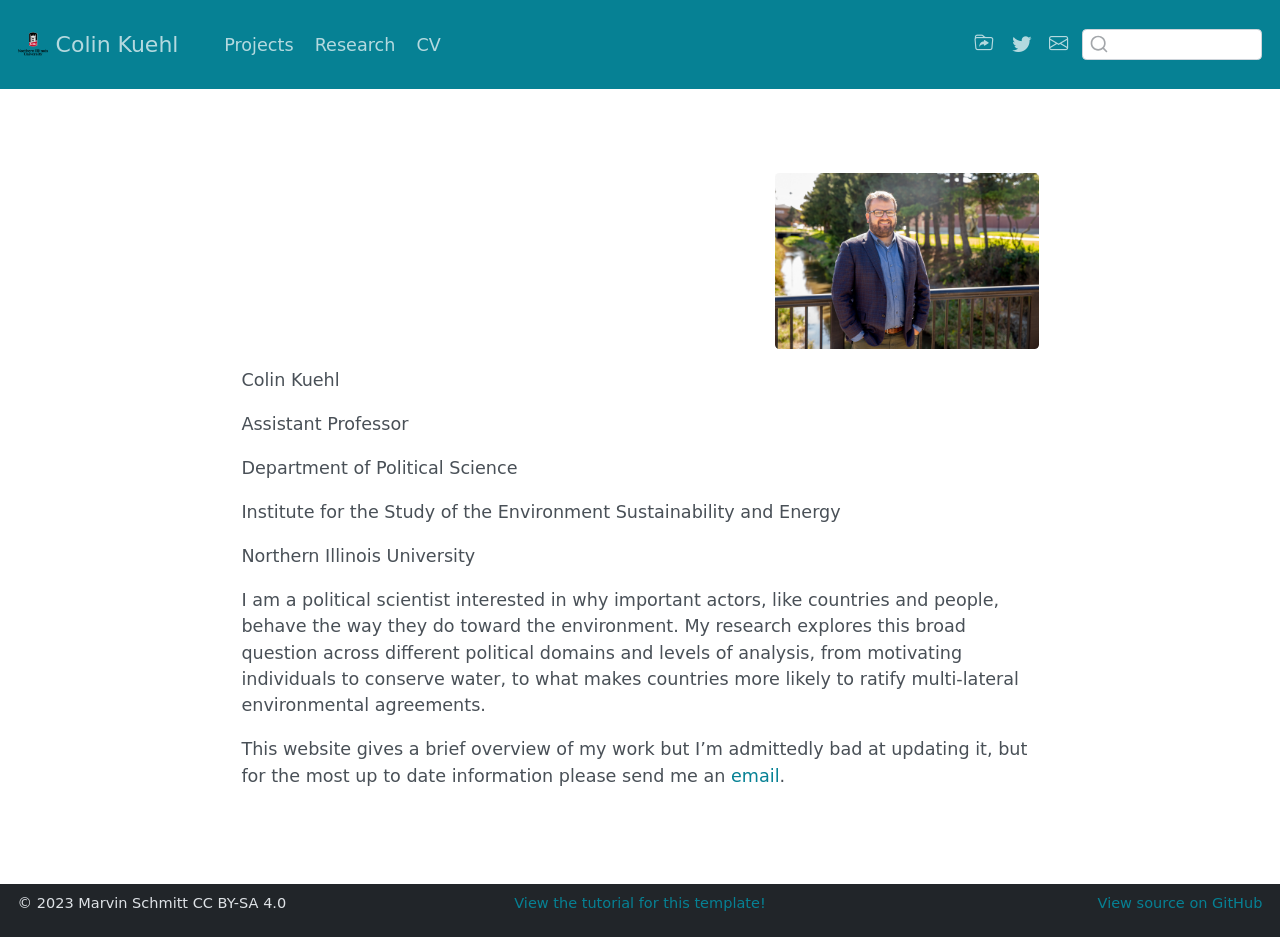
<file: index.html>
<!DOCTYPE html>
<html xmlns="http://www.w3.org/1999/xhtml" lang="en" xml:lang="en"><head>

<meta charset="utf-8">
<meta name="generator" content="quarto-1.3.353">

<meta name="viewport" content="width=device-width, initial-scale=1.0, user-scalable=yes">


<title>Colin Kuehl</title>
<style>
code{white-space: pre-wrap;}
span.smallcaps{font-variant: small-caps;}
div.columns{display: flex; gap: min(4vw, 1.5em);}
div.column{flex: auto; overflow-x: auto;}
div.hanging-indent{margin-left: 1.5em; text-indent: -1.5em;}
ul.task-list{list-style: none;}
ul.task-list li input[type="checkbox"] {
  width: 0.8em;
  margin: 0 0.8em 0.2em -1em; /* quarto-specific, see https://github.com/quarto-dev/quarto-cli/issues/4556 */ 
  vertical-align: middle;
}
</style>


<script src="site_libs/quarto-nav/quarto-nav.js"></script>
<script src="site_libs/clipboard/clipboard.min.js"></script>
<script src="site_libs/quarto-search/autocomplete.umd.js"></script>
<script src="site_libs/quarto-search/fuse.min.js"></script>
<script src="site_libs/quarto-search/quarto-search.js"></script>
<meta name="quarto:offset" content="./">
<link href="./img/bridge2.png" rel="icon" type="image/png">
<script src="site_libs/quarto-html/quarto.js"></script>
<script src="site_libs/quarto-html/popper.min.js"></script>
<script src="site_libs/quarto-html/tippy.umd.min.js"></script>
<link href="site_libs/quarto-html/tippy.css" rel="stylesheet">
<link href="site_libs/quarto-html/quarto-syntax-highlighting.css" rel="stylesheet" id="quarto-text-highlighting-styles">
<script src="site_libs/bootstrap/bootstrap.min.js"></script>
<link href="site_libs/bootstrap/bootstrap-icons.css" rel="stylesheet">
<link href="site_libs/bootstrap/bootstrap.min.css" rel="stylesheet" id="quarto-bootstrap" data-mode="light">
<script id="quarto-search-options" type="application/json">{
  "location": "navbar",
  "copy-button": false,
  "collapse-after": 3,
  "panel-placement": "end",
  "type": "textbox",
  "limit": 20,
  "language": {
    "search-no-results-text": "No results",
    "search-matching-documents-text": "matching documents",
    "search-copy-link-title": "Copy link to search",
    "search-hide-matches-text": "Hide additional matches",
    "search-more-match-text": "more match in this document",
    "search-more-matches-text": "more matches in this document",
    "search-clear-button-title": "Clear",
    "search-detached-cancel-button-title": "Cancel",
    "search-submit-button-title": "Submit"
  }
}</script>


</head>

<body class="nav-fixed fullcontent">

<div id="quarto-search-results"></div>
  <header id="quarto-header" class="headroom fixed-top">
    <nav class="navbar navbar-expand-lg navbar-dark ">
      <div class="navbar-container container-fluid">
      <div class="navbar-brand-container">
    <a href="./index.html" class="navbar-brand navbar-brand-logo">
    <img src="./img/niu.png" alt="" class="navbar-logo">
    </a>
    <a class="navbar-brand" href="./index.html">
    <span class="navbar-title">Colin Kuehl</span>
    </a>
  </div>
            <div id="quarto-search" class="" title="Search"></div>
          <button class="navbar-toggler" type="button" data-bs-toggle="collapse" data-bs-target="#navbarCollapse" aria-controls="navbarCollapse" aria-expanded="false" aria-label="Toggle navigation" onclick="if (window.quartoToggleHeadroom) { window.quartoToggleHeadroom(); }">
  <span class="navbar-toggler-icon"></span>
</button>
          <div class="collapse navbar-collapse" id="navbarCollapse">
            <ul class="navbar-nav navbar-nav-scroll me-auto">
  <li class="nav-item">
    <a class="nav-link" href="./projects/index.html" rel="" target="">
 <span class="menu-text">Projects</span></a>
  </li>  
  <li class="nav-item">
    <a class="nav-link" href="./Research/researchindex.html" rel="" target="">
 <span class="menu-text">Research</span></a>
  </li>  
  <li class="nav-item">
    <a class="nav-link" href="./cv/index.html" rel="" target="">
 <span class="menu-text">CV</span></a>
  </li>  
</ul>
            <ul class="navbar-nav navbar-nav-scroll ms-auto">
  <li class="nav-item compact">
    <a class="nav-link" href="https://www.marvinschmitt.com/blog/website-tutorial-quarto/" rel="" target=""><i class="bi bi-folder-symlink" role="img">
</i> 
 <span class="menu-text"></span></a>
  </li>  
  <li class="nav-item compact">
    <a class="nav-link" href="https://twitter.com/cpkuehl" rel="" target=""><i class="bi bi-twitter" role="img">
</i> 
 <span class="menu-text"></span></a>
  </li>  
  <li class="nav-item compact">
    <a class="nav-link" href="mailto:ckuehl@niu.edu" rel="" target=""><i class="bi bi-envelope" role="img" aria-label="email">
</i> 
 <span class="menu-text"></span></a>
  </li>  
</ul>
            <div class="quarto-navbar-tools">
</div>
          </div> <!-- /navcollapse -->
      </div> <!-- /container-fluid -->
    </nav>
</header>
<!-- content -->
<div id="quarto-content" class="quarto-container page-columns page-rows-contents page-layout-article page-navbar">
<!-- sidebar -->
<!-- margin-sidebar -->
    
<!-- main -->
<main class="content page-columns page-full" id="quarto-document-content">



<div class="quarto-about-solana column-body">
  <div class="about-entity">
    <div class="entity-contents">
      <div class="about-contents"><div id="about-block">
</div></div>
    </div>
    <img src="img/bridge2.jpg" class="about-image
  rounded " style="width: 15em;">
  </div>
</div>

<p>Colin Kuehl</p>
<p>Assistant Professor</p>
<p>Department of Political Science</p>
<p>Institute for the Study of the Environment Sustainability and Energy</p>
<p>Northern Illinois University</p>
<p>I am a political scientist interested in why important actors, like countries and people, behave the way they do toward the environment. My research explores this broad question across different political domains and levels of analysis, from motivating individuals to conserve water, to what makes countries more likely to ratify multi-lateral environmental agreements.</p>
<p>This website gives a brief overview of my work but I’m admittedly bad at updating it, but for the most up to date information please send me an <a href="mailto:ckuehl@niu.edu">email</a>.</p>




</main> <!-- /main -->
<script id="quarto-html-after-body" type="application/javascript">
window.document.addEventListener("DOMContentLoaded", function (event) {
  const toggleBodyColorMode = (bsSheetEl) => {
    const mode = bsSheetEl.getAttribute("data-mode");
    const bodyEl = window.document.querySelector("body");
    if (mode === "dark") {
      bodyEl.classList.add("quarto-dark");
      bodyEl.classList.remove("quarto-light");
    } else {
      bodyEl.classList.add("quarto-light");
      bodyEl.classList.remove("quarto-dark");
    }
  }
  const toggleBodyColorPrimary = () => {
    const bsSheetEl = window.document.querySelector("link#quarto-bootstrap");
    if (bsSheetEl) {
      toggleBodyColorMode(bsSheetEl);
    }
  }
  toggleBodyColorPrimary();  
  const isCodeAnnotation = (el) => {
    for (const clz of el.classList) {
      if (clz.startsWith('code-annotation-')) {                     
        return true;
      }
    }
    return false;
  }
  const clipboard = new window.ClipboardJS('.code-copy-button', {
    text: function(trigger) {
      const codeEl = trigger.previousElementSibling.cloneNode(true);
      for (const childEl of codeEl.children) {
        if (isCodeAnnotation(childEl)) {
          childEl.remove();
        }
      }
      return codeEl.innerText;
    }
  });
  clipboard.on('success', function(e) {
    // button target
    const button = e.trigger;
    // don't keep focus
    button.blur();
    // flash "checked"
    button.classList.add('code-copy-button-checked');
    var currentTitle = button.getAttribute("title");
    button.setAttribute("title", "Copied!");
    let tooltip;
    if (window.bootstrap) {
      button.setAttribute("data-bs-toggle", "tooltip");
      button.setAttribute("data-bs-placement", "left");
      button.setAttribute("data-bs-title", "Copied!");
      tooltip = new bootstrap.Tooltip(button, 
        { trigger: "manual", 
          customClass: "code-copy-button-tooltip",
          offset: [0, -8]});
      tooltip.show();    
    }
    setTimeout(function() {
      if (tooltip) {
        tooltip.hide();
        button.removeAttribute("data-bs-title");
        button.removeAttribute("data-bs-toggle");
        button.removeAttribute("data-bs-placement");
      }
      button.setAttribute("title", currentTitle);
      button.classList.remove('code-copy-button-checked');
    }, 1000);
    // clear code selection
    e.clearSelection();
  });
  function tippyHover(el, contentFn) {
    const config = {
      allowHTML: true,
      content: contentFn,
      maxWidth: 500,
      delay: 100,
      arrow: false,
      appendTo: function(el) {
          return el.parentElement;
      },
      interactive: true,
      interactiveBorder: 10,
      theme: 'quarto',
      placement: 'bottom-start'
    };
    window.tippy(el, config); 
  }
  const noterefs = window.document.querySelectorAll('a[role="doc-noteref"]');
  for (var i=0; i<noterefs.length; i++) {
    const ref = noterefs[i];
    tippyHover(ref, function() {
      // use id or data attribute instead here
      let href = ref.getAttribute('data-footnote-href') || ref.getAttribute('href');
      try { href = new URL(href).hash; } catch {}
      const id = href.replace(/^#\/?/, "");
      const note = window.document.getElementById(id);
      return note.innerHTML;
    });
  }
      let selectedAnnoteEl;
      const selectorForAnnotation = ( cell, annotation) => {
        let cellAttr = 'data-code-cell="' + cell + '"';
        let lineAttr = 'data-code-annotation="' +  annotation + '"';
        const selector = 'span[' + cellAttr + '][' + lineAttr + ']';
        return selector;
      }
      const selectCodeLines = (annoteEl) => {
        const doc = window.document;
        const targetCell = annoteEl.getAttribute("data-target-cell");
        const targetAnnotation = annoteEl.getAttribute("data-target-annotation");
        const annoteSpan = window.document.querySelector(selectorForAnnotation(targetCell, targetAnnotation));
        const lines = annoteSpan.getAttribute("data-code-lines").split(",");
        const lineIds = lines.map((line) => {
          return targetCell + "-" + line;
        })
        let top = null;
        let height = null;
        let parent = null;
        if (lineIds.length > 0) {
            //compute the position of the single el (top and bottom and make a div)
            const el = window.document.getElementById(lineIds[0]);
            top = el.offsetTop;
            height = el.offsetHeight;
            parent = el.parentElement.parentElement;
          if (lineIds.length > 1) {
            const lastEl = window.document.getElementById(lineIds[lineIds.length - 1]);
            const bottom = lastEl.offsetTop + lastEl.offsetHeight;
            height = bottom - top;
          }
          if (top !== null && height !== null && parent !== null) {
            // cook up a div (if necessary) and position it 
            let div = window.document.getElementById("code-annotation-line-highlight");
            if (div === null) {
              div = window.document.createElement("div");
              div.setAttribute("id", "code-annotation-line-highlight");
              div.style.position = 'absolute';
              parent.appendChild(div);
            }
            div.style.top = top - 2 + "px";
            div.style.height = height + 4 + "px";
            let gutterDiv = window.document.getElementById("code-annotation-line-highlight-gutter");
            if (gutterDiv === null) {
              gutterDiv = window.document.createElement("div");
              gutterDiv.setAttribute("id", "code-annotation-line-highlight-gutter");
              gutterDiv.style.position = 'absolute';
              const codeCell = window.document.getElementById(targetCell);
              const gutter = codeCell.querySelector('.code-annotation-gutter');
              gutter.appendChild(gutterDiv);
            }
            gutterDiv.style.top = top - 2 + "px";
            gutterDiv.style.height = height + 4 + "px";
          }
          selectedAnnoteEl = annoteEl;
        }
      };
      const unselectCodeLines = () => {
        const elementsIds = ["code-annotation-line-highlight", "code-annotation-line-highlight-gutter"];
        elementsIds.forEach((elId) => {
          const div = window.document.getElementById(elId);
          if (div) {
            div.remove();
          }
        });
        selectedAnnoteEl = undefined;
      };
      // Attach click handler to the DT
      const annoteDls = window.document.querySelectorAll('dt[data-target-cell]');
      for (const annoteDlNode of annoteDls) {
        annoteDlNode.addEventListener('click', (event) => {
          const clickedEl = event.target;
          if (clickedEl !== selectedAnnoteEl) {
            unselectCodeLines();
            const activeEl = window.document.querySelector('dt[data-target-cell].code-annotation-active');
            if (activeEl) {
              activeEl.classList.remove('code-annotation-active');
            }
            selectCodeLines(clickedEl);
            clickedEl.classList.add('code-annotation-active');
          } else {
            // Unselect the line
            unselectCodeLines();
            clickedEl.classList.remove('code-annotation-active');
          }
        });
      }
  const findCites = (el) => {
    const parentEl = el.parentElement;
    if (parentEl) {
      const cites = parentEl.dataset.cites;
      if (cites) {
        return {
          el,
          cites: cites.split(' ')
        };
      } else {
        return findCites(el.parentElement)
      }
    } else {
      return undefined;
    }
  };
  var bibliorefs = window.document.querySelectorAll('a[role="doc-biblioref"]');
  for (var i=0; i<bibliorefs.length; i++) {
    const ref = bibliorefs[i];
    const citeInfo = findCites(ref);
    if (citeInfo) {
      tippyHover(citeInfo.el, function() {
        var popup = window.document.createElement('div');
        citeInfo.cites.forEach(function(cite) {
          var citeDiv = window.document.createElement('div');
          citeDiv.classList.add('hanging-indent');
          citeDiv.classList.add('csl-entry');
          var biblioDiv = window.document.getElementById('ref-' + cite);
          if (biblioDiv) {
            citeDiv.innerHTML = biblioDiv.innerHTML;
          }
          popup.appendChild(citeDiv);
        });
        return popup.innerHTML;
      });
    }
  }
});
</script>
</div> <!-- /content -->
<footer class="footer">
  <div class="nav-footer">
    <div class="nav-footer-left"><span class="faux-block">© 2023 Marvin Schmitt CC BY-SA 4.0</span></div>   
    <div class="nav-footer-center"><span class="faux-block"><a href="https://www.marvinschmitt.com/blog/website-tutorial-quarto/">View the tutorial for this template!</a></span></div>
    <div class="nav-footer-right"><span class="faux-block"><a href="https://github.com/marvinschmitt/quarto-website-template/">View source on GitHub</a></span></div>
  </div>
</footer>



</body></html>
</file>
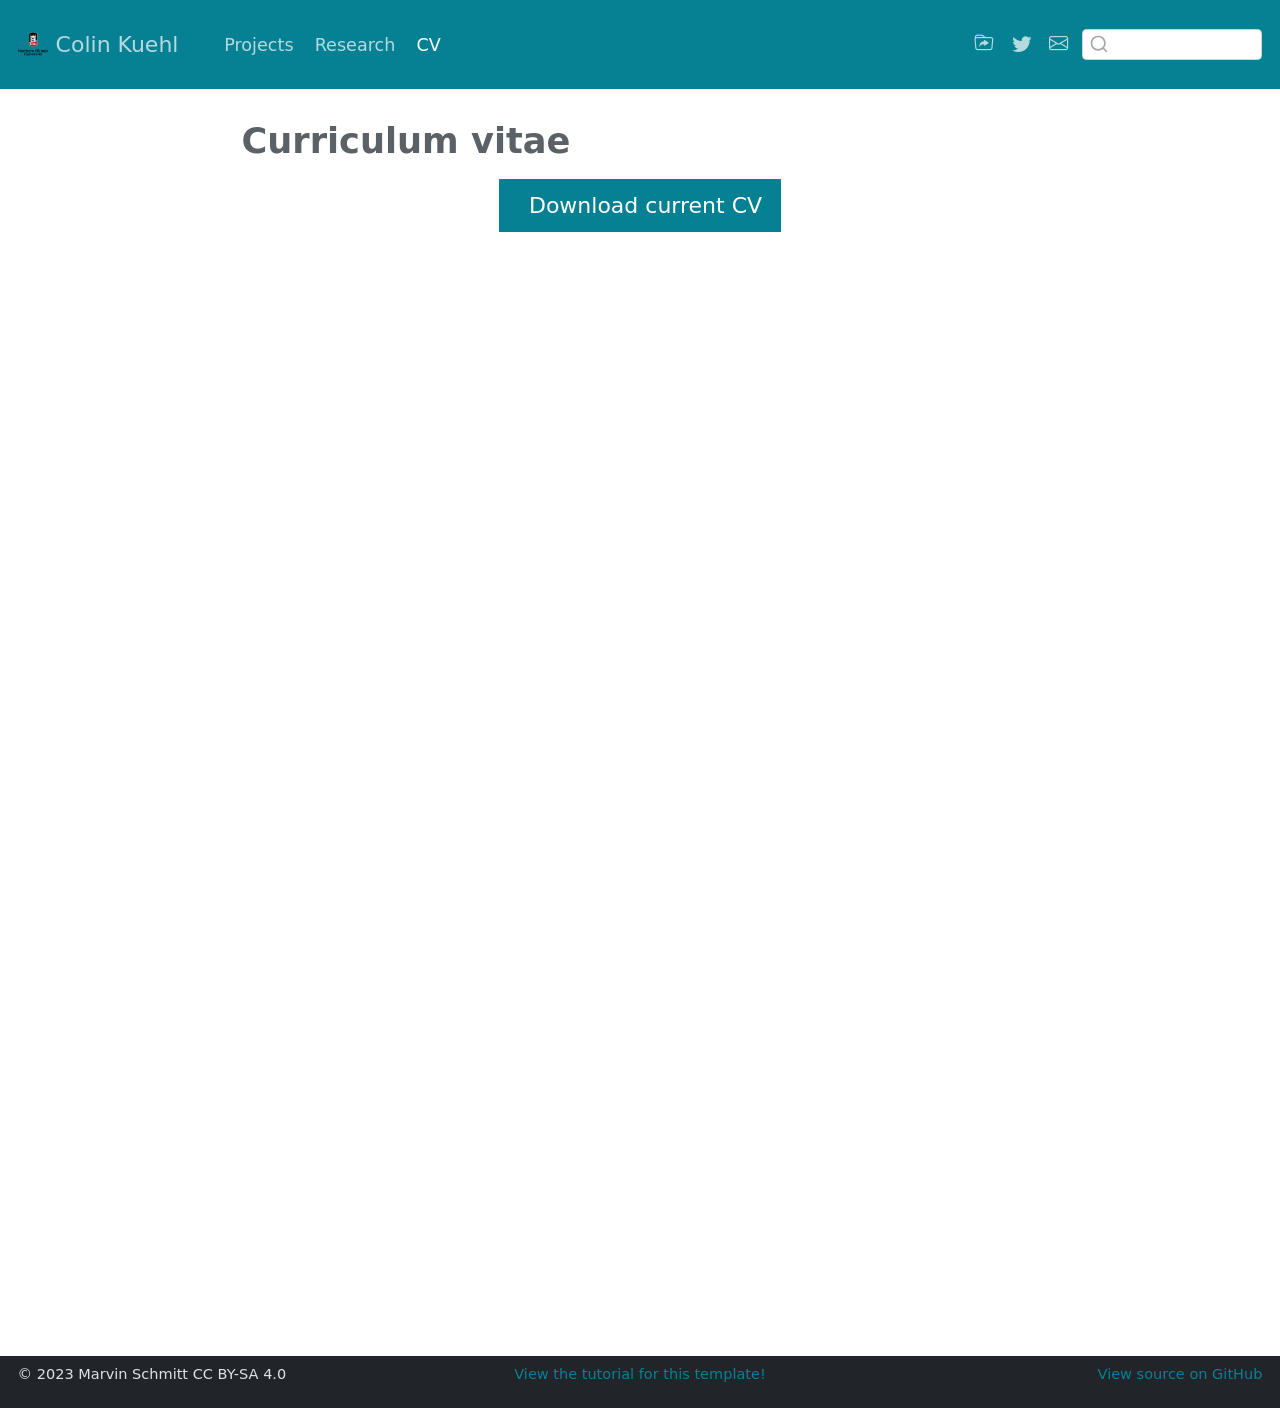
<file: cv/index.html>
<!DOCTYPE html>
<html xmlns="http://www.w3.org/1999/xhtml" lang="en" xml:lang="en"><head>

<meta charset="utf-8">
<meta name="generator" content="quarto-1.3.353">

<meta name="viewport" content="width=device-width, initial-scale=1.0, user-scalable=yes">


<title>Colin Kuehl - Curriculum vitae</title>
<style>
code{white-space: pre-wrap;}
span.smallcaps{font-variant: small-caps;}
div.columns{display: flex; gap: min(4vw, 1.5em);}
div.column{flex: auto; overflow-x: auto;}
div.hanging-indent{margin-left: 1.5em; text-indent: -1.5em;}
ul.task-list{list-style: none;}
ul.task-list li input[type="checkbox"] {
  width: 0.8em;
  margin: 0 0.8em 0.2em -1em; /* quarto-specific, see https://github.com/quarto-dev/quarto-cli/issues/4556 */ 
  vertical-align: middle;
}
</style>


<script src="../site_libs/quarto-nav/quarto-nav.js"></script>
<script src="../site_libs/clipboard/clipboard.min.js"></script>
<script src="../site_libs/quarto-search/autocomplete.umd.js"></script>
<script src="../site_libs/quarto-search/fuse.min.js"></script>
<script src="../site_libs/quarto-search/quarto-search.js"></script>
<meta name="quarto:offset" content="../">
<link href="../img/bridge2.png" rel="icon" type="image/png">
<script src="../site_libs/quarto-html/quarto.js"></script>
<script src="../site_libs/quarto-html/popper.min.js"></script>
<script src="../site_libs/quarto-html/tippy.umd.min.js"></script>
<script src="../site_libs/quarto-html/anchor.min.js"></script>
<link href="../site_libs/quarto-html/tippy.css" rel="stylesheet">
<link href="../site_libs/quarto-html/quarto-syntax-highlighting.css" rel="stylesheet" id="quarto-text-highlighting-styles">
<script src="../site_libs/bootstrap/bootstrap.min.js"></script>
<link href="../site_libs/bootstrap/bootstrap-icons.css" rel="stylesheet">
<link href="../site_libs/bootstrap/bootstrap.min.css" rel="stylesheet" id="quarto-bootstrap" data-mode="light">
<script id="quarto-search-options" type="application/json">{
  "location": "navbar",
  "copy-button": false,
  "collapse-after": 3,
  "panel-placement": "end",
  "type": "textbox",
  "limit": 20,
  "language": {
    "search-no-results-text": "No results",
    "search-matching-documents-text": "matching documents",
    "search-copy-link-title": "Copy link to search",
    "search-hide-matches-text": "Hide additional matches",
    "search-more-match-text": "more match in this document",
    "search-more-matches-text": "more matches in this document",
    "search-clear-button-title": "Clear",
    "search-detached-cancel-button-title": "Cancel",
    "search-submit-button-title": "Submit"
  }
}</script>


</head>

<body class="nav-fixed fullcontent">

<div id="quarto-search-results"></div>
  <header id="quarto-header" class="headroom fixed-top">
    <nav class="navbar navbar-expand-lg navbar-dark ">
      <div class="navbar-container container-fluid">
      <div class="navbar-brand-container">
    <a href="../index.html" class="navbar-brand navbar-brand-logo">
    <img src="../img/niu.png" alt="" class="navbar-logo">
    </a>
    <a class="navbar-brand" href="../index.html">
    <span class="navbar-title">Colin Kuehl</span>
    </a>
  </div>
            <div id="quarto-search" class="" title="Search"></div>
          <button class="navbar-toggler" type="button" data-bs-toggle="collapse" data-bs-target="#navbarCollapse" aria-controls="navbarCollapse" aria-expanded="false" aria-label="Toggle navigation" onclick="if (window.quartoToggleHeadroom) { window.quartoToggleHeadroom(); }">
  <span class="navbar-toggler-icon"></span>
</button>
          <div class="collapse navbar-collapse" id="navbarCollapse">
            <ul class="navbar-nav navbar-nav-scroll me-auto">
  <li class="nav-item">
    <a class="nav-link" href="../projects/index.html" rel="" target="">
 <span class="menu-text">Projects</span></a>
  </li>  
  <li class="nav-item">
    <a class="nav-link" href="../Research/researchindex.html" rel="" target="">
 <span class="menu-text">Research</span></a>
  </li>  
  <li class="nav-item">
    <a class="nav-link active" href="../cv/index.html" rel="" target="" aria-current="page">
 <span class="menu-text">CV</span></a>
  </li>  
</ul>
            <ul class="navbar-nav navbar-nav-scroll ms-auto">
  <li class="nav-item compact">
    <a class="nav-link" href="https://www.marvinschmitt.com/blog/website-tutorial-quarto/" rel="" target=""><i class="bi bi-folder-symlink" role="img">
</i> 
 <span class="menu-text"></span></a>
  </li>  
  <li class="nav-item compact">
    <a class="nav-link" href="https://twitter.com/cpkuehl" rel="" target=""><i class="bi bi-twitter" role="img">
</i> 
 <span class="menu-text"></span></a>
  </li>  
  <li class="nav-item compact">
    <a class="nav-link" href="mailto:ckuehl@niu.edu" rel="" target=""><i class="bi bi-envelope" role="img" aria-label="email">
</i> 
 <span class="menu-text"></span></a>
  </li>  
</ul>
            <div class="quarto-navbar-tools">
</div>
          </div> <!-- /navcollapse -->
      </div> <!-- /container-fluid -->
    </nav>
</header>
<!-- content -->
<div id="quarto-content" class="quarto-container page-columns page-rows-contents page-layout-article page-navbar">
<!-- sidebar -->
<!-- margin-sidebar -->
    
<!-- main -->
<main class="content" id="quarto-document-content">

<header id="title-block-header" class="quarto-title-block default">
<div class="quarto-title">
<h1 class="title">Curriculum vitae</h1>
</div>



<div class="quarto-title-meta">

    
  
    
  </div>
  

</header>

<div class="cell">
<style type="text/css">
.embed-container {
    position: relative;
    padding-bottom: 129%;
    height: 0;
    overflow: hidden;
    max-width: 100%;
}
.embed-container iframe,
.embed-container object,
.embed-container embed {
    position: absolute;
    top: 0;
    left: 0;
    width: 100%;
    height: 100%;
}
</style>
</div>
<p class="text-center">
  <a class="btn btn-primary btn-lg cv-download" href="oldcv.pdf" target="_blank">
    <i class="fa-solid fa-file-arrow-down"></i> Download current CV
  </a>
</p>
<div class="embed-container">
  <iframe src="oldcv.pdf#toolbar=0" style="border: 0.5px;width: 100%;"></iframe>
</div>



</main> <!-- /main -->
<script id="quarto-html-after-body" type="application/javascript">
window.document.addEventListener("DOMContentLoaded", function (event) {
  const toggleBodyColorMode = (bsSheetEl) => {
    const mode = bsSheetEl.getAttribute("data-mode");
    const bodyEl = window.document.querySelector("body");
    if (mode === "dark") {
      bodyEl.classList.add("quarto-dark");
      bodyEl.classList.remove("quarto-light");
    } else {
      bodyEl.classList.add("quarto-light");
      bodyEl.classList.remove("quarto-dark");
    }
  }
  const toggleBodyColorPrimary = () => {
    const bsSheetEl = window.document.querySelector("link#quarto-bootstrap");
    if (bsSheetEl) {
      toggleBodyColorMode(bsSheetEl);
    }
  }
  toggleBodyColorPrimary();  
  const icon = "";
  const anchorJS = new window.AnchorJS();
  anchorJS.options = {
    placement: 'right',
    icon: icon
  };
  anchorJS.add('.anchored');
  const isCodeAnnotation = (el) => {
    for (const clz of el.classList) {
      if (clz.startsWith('code-annotation-')) {                     
        return true;
      }
    }
    return false;
  }
  const clipboard = new window.ClipboardJS('.code-copy-button', {
    text: function(trigger) {
      const codeEl = trigger.previousElementSibling.cloneNode(true);
      for (const childEl of codeEl.children) {
        if (isCodeAnnotation(childEl)) {
          childEl.remove();
        }
      }
      return codeEl.innerText;
    }
  });
  clipboard.on('success', function(e) {
    // button target
    const button = e.trigger;
    // don't keep focus
    button.blur();
    // flash "checked"
    button.classList.add('code-copy-button-checked');
    var currentTitle = button.getAttribute("title");
    button.setAttribute("title", "Copied!");
    let tooltip;
    if (window.bootstrap) {
      button.setAttribute("data-bs-toggle", "tooltip");
      button.setAttribute("data-bs-placement", "left");
      button.setAttribute("data-bs-title", "Copied!");
      tooltip = new bootstrap.Tooltip(button, 
        { trigger: "manual", 
          customClass: "code-copy-button-tooltip",
          offset: [0, -8]});
      tooltip.show();    
    }
    setTimeout(function() {
      if (tooltip) {
        tooltip.hide();
        button.removeAttribute("data-bs-title");
        button.removeAttribute("data-bs-toggle");
        button.removeAttribute("data-bs-placement");
      }
      button.setAttribute("title", currentTitle);
      button.classList.remove('code-copy-button-checked');
    }, 1000);
    // clear code selection
    e.clearSelection();
  });
  function tippyHover(el, contentFn) {
    const config = {
      allowHTML: true,
      content: contentFn,
      maxWidth: 500,
      delay: 100,
      arrow: false,
      appendTo: function(el) {
          return el.parentElement;
      },
      interactive: true,
      interactiveBorder: 10,
      theme: 'quarto',
      placement: 'bottom-start'
    };
    window.tippy(el, config); 
  }
  const noterefs = window.document.querySelectorAll('a[role="doc-noteref"]');
  for (var i=0; i<noterefs.length; i++) {
    const ref = noterefs[i];
    tippyHover(ref, function() {
      // use id or data attribute instead here
      let href = ref.getAttribute('data-footnote-href') || ref.getAttribute('href');
      try { href = new URL(href).hash; } catch {}
      const id = href.replace(/^#\/?/, "");
      const note = window.document.getElementById(id);
      return note.innerHTML;
    });
  }
      let selectedAnnoteEl;
      const selectorForAnnotation = ( cell, annotation) => {
        let cellAttr = 'data-code-cell="' + cell + '"';
        let lineAttr = 'data-code-annotation="' +  annotation + '"';
        const selector = 'span[' + cellAttr + '][' + lineAttr + ']';
        return selector;
      }
      const selectCodeLines = (annoteEl) => {
        const doc = window.document;
        const targetCell = annoteEl.getAttribute("data-target-cell");
        const targetAnnotation = annoteEl.getAttribute("data-target-annotation");
        const annoteSpan = window.document.querySelector(selectorForAnnotation(targetCell, targetAnnotation));
        const lines = annoteSpan.getAttribute("data-code-lines").split(",");
        const lineIds = lines.map((line) => {
          return targetCell + "-" + line;
        })
        let top = null;
        let height = null;
        let parent = null;
        if (lineIds.length > 0) {
            //compute the position of the single el (top and bottom and make a div)
            const el = window.document.getElementById(lineIds[0]);
            top = el.offsetTop;
            height = el.offsetHeight;
            parent = el.parentElement.parentElement;
          if (lineIds.length > 1) {
            const lastEl = window.document.getElementById(lineIds[lineIds.length - 1]);
            const bottom = lastEl.offsetTop + lastEl.offsetHeight;
            height = bottom - top;
          }
          if (top !== null && height !== null && parent !== null) {
            // cook up a div (if necessary) and position it 
            let div = window.document.getElementById("code-annotation-line-highlight");
            if (div === null) {
              div = window.document.createElement("div");
              div.setAttribute("id", "code-annotation-line-highlight");
              div.style.position = 'absolute';
              parent.appendChild(div);
            }
            div.style.top = top - 2 + "px";
            div.style.height = height + 4 + "px";
            let gutterDiv = window.document.getElementById("code-annotation-line-highlight-gutter");
            if (gutterDiv === null) {
              gutterDiv = window.document.createElement("div");
              gutterDiv.setAttribute("id", "code-annotation-line-highlight-gutter");
              gutterDiv.style.position = 'absolute';
              const codeCell = window.document.getElementById(targetCell);
              const gutter = codeCell.querySelector('.code-annotation-gutter');
              gutter.appendChild(gutterDiv);
            }
            gutterDiv.style.top = top - 2 + "px";
            gutterDiv.style.height = height + 4 + "px";
          }
          selectedAnnoteEl = annoteEl;
        }
      };
      const unselectCodeLines = () => {
        const elementsIds = ["code-annotation-line-highlight", "code-annotation-line-highlight-gutter"];
        elementsIds.forEach((elId) => {
          const div = window.document.getElementById(elId);
          if (div) {
            div.remove();
          }
        });
        selectedAnnoteEl = undefined;
      };
      // Attach click handler to the DT
      const annoteDls = window.document.querySelectorAll('dt[data-target-cell]');
      for (const annoteDlNode of annoteDls) {
        annoteDlNode.addEventListener('click', (event) => {
          const clickedEl = event.target;
          if (clickedEl !== selectedAnnoteEl) {
            unselectCodeLines();
            const activeEl = window.document.querySelector('dt[data-target-cell].code-annotation-active');
            if (activeEl) {
              activeEl.classList.remove('code-annotation-active');
            }
            selectCodeLines(clickedEl);
            clickedEl.classList.add('code-annotation-active');
          } else {
            // Unselect the line
            unselectCodeLines();
            clickedEl.classList.remove('code-annotation-active');
          }
        });
      }
  const findCites = (el) => {
    const parentEl = el.parentElement;
    if (parentEl) {
      const cites = parentEl.dataset.cites;
      if (cites) {
        return {
          el,
          cites: cites.split(' ')
        };
      } else {
        return findCites(el.parentElement)
      }
    } else {
      return undefined;
    }
  };
  var bibliorefs = window.document.querySelectorAll('a[role="doc-biblioref"]');
  for (var i=0; i<bibliorefs.length; i++) {
    const ref = bibliorefs[i];
    const citeInfo = findCites(ref);
    if (citeInfo) {
      tippyHover(citeInfo.el, function() {
        var popup = window.document.createElement('div');
        citeInfo.cites.forEach(function(cite) {
          var citeDiv = window.document.createElement('div');
          citeDiv.classList.add('hanging-indent');
          citeDiv.classList.add('csl-entry');
          var biblioDiv = window.document.getElementById('ref-' + cite);
          if (biblioDiv) {
            citeDiv.innerHTML = biblioDiv.innerHTML;
          }
          popup.appendChild(citeDiv);
        });
        return popup.innerHTML;
      });
    }
  }
});
</script>
</div> <!-- /content -->
<footer class="footer">
  <div class="nav-footer">
    <div class="nav-footer-left"><span class="faux-block">© 2023 Marvin Schmitt CC BY-SA 4.0</span></div>   
    <div class="nav-footer-center"><span class="faux-block"><a href="https://www.marvinschmitt.com/blog/website-tutorial-quarto/">View the tutorial for this template!</a></span></div>
    <div class="nav-footer-right"><span class="faux-block"><a href="https://github.com/marvinschmitt/quarto-website-template/">View source on GitHub</a></span></div>
  </div>
</footer>



</body></html>
</file>
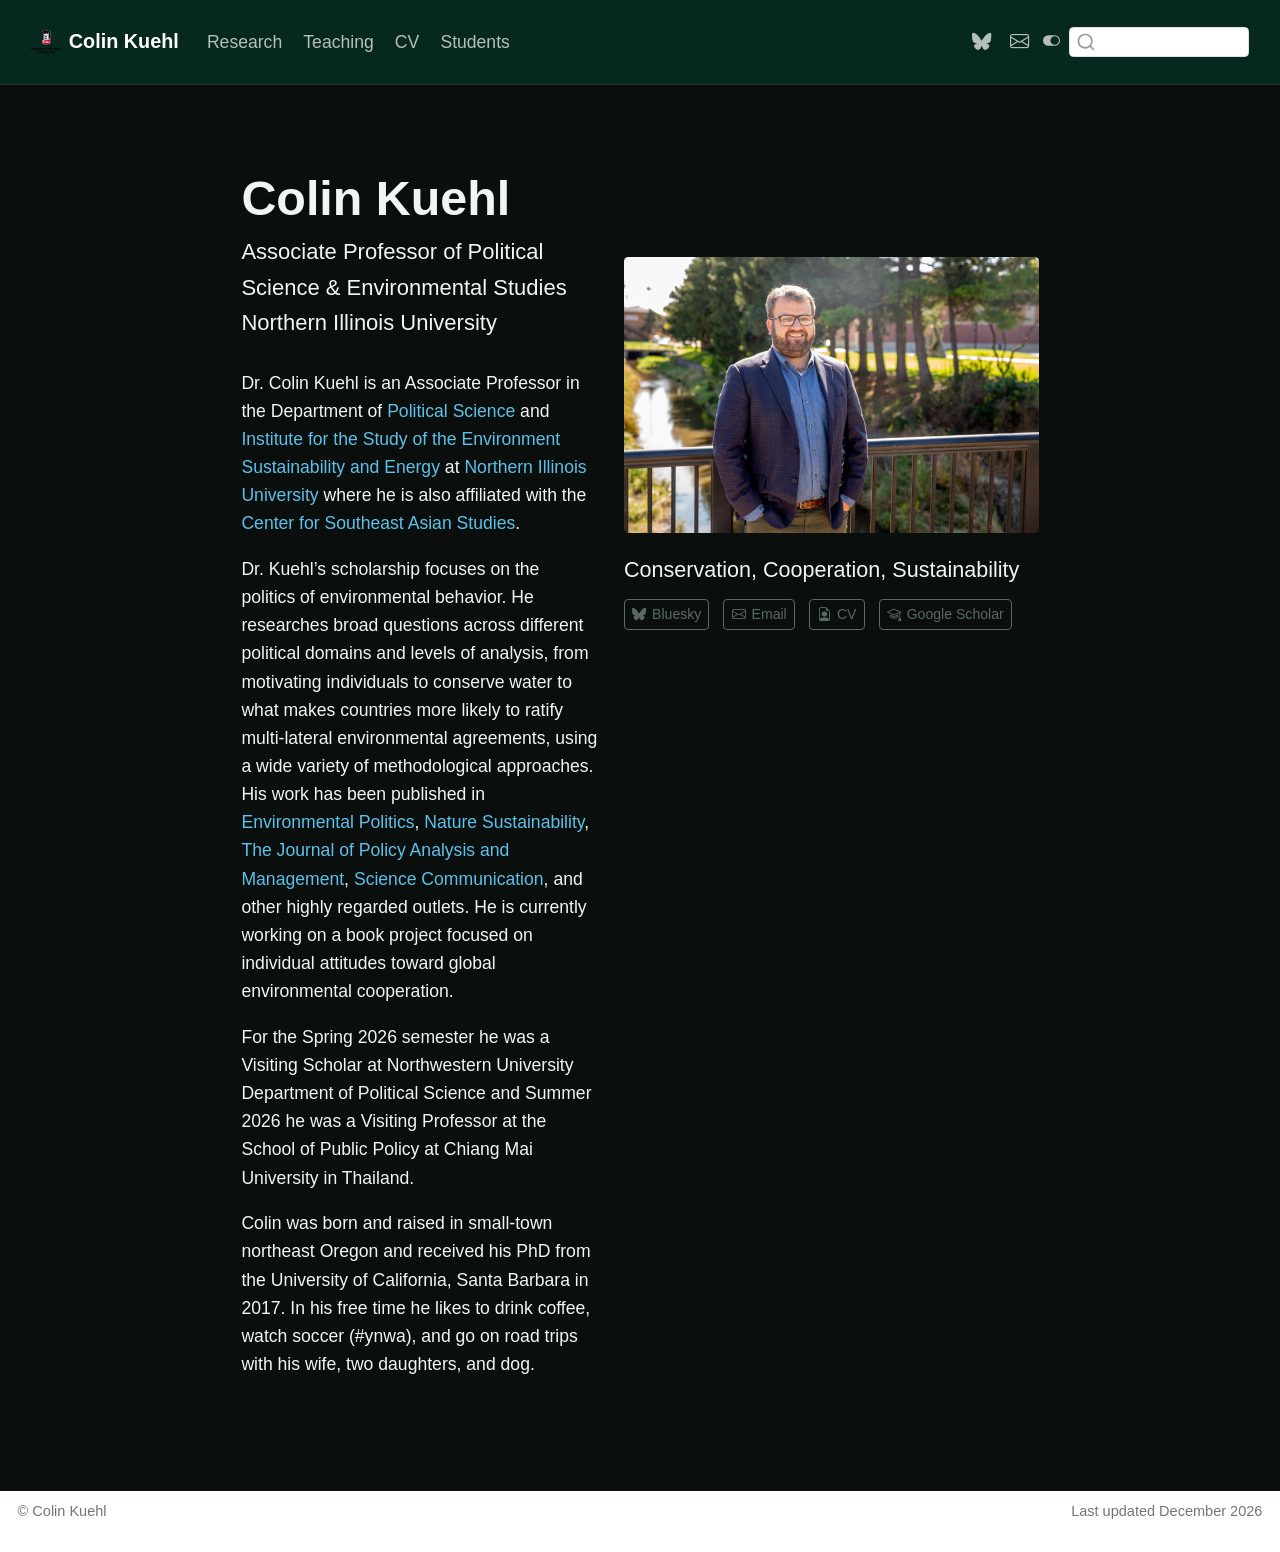
<file: docs/index.html>
<!DOCTYPE html>
<html xmlns="http://www.w3.org/1999/xhtml" lang="en" xml:lang="en"><head>

<meta charset="utf-8">
<meta name="generator" content="quarto-1.9.38">

<meta name="viewport" content="width=device-width, initial-scale=1.0, user-scalable=yes">

<meta name="description" content="Colin Kuehl is an Associate Professor of Political Science at Northern Illinois University who studies the politics of environmental behavior, conservation, and global environmental cooperation.">

<title>Environmental Politics | Northern Illinois University – Colin Kuehl</title>
<style>
/* Default styles provided by pandoc.
** See https://pandoc.org/MANUAL.html#variables-for-html for config info.
*/
code{white-space: pre-wrap;}
span.smallcaps{font-variant: small-caps;}
div.columns{display: flex; gap: min(4vw, 1.5em);}
div.column{flex: auto; overflow-x: auto;}
div.hanging-indent{margin-left: 1.5em; text-indent: -1.5em;}
ul.task-list{list-style: none;}
ul.task-list li input[type="checkbox"] {
  width: 0.8em;
  margin: 0 0.8em 0.2em -1em; /* quarto-specific, see https://github.com/quarto-dev/quarto-cli/issues/4556 */ 
  vertical-align: middle;
}
</style>


<script src="site_libs/quarto-nav/quarto-nav.js"></script>
<script src="site_libs/clipboard/clipboard.min.js"></script>
<script src="site_libs/quarto-search/autocomplete.umd.js"></script>
<script src="site_libs/quarto-search/fuse.min.js"></script>
<script src="site_libs/quarto-search/quarto-search.js"></script>
<meta name="quarto:offset" content="./">
<link href="./img/niu.png" rel="icon" type="image/png">
<script src="site_libs/quarto-html/quarto.js" type="module"></script>
<script src="site_libs/quarto-html/tabsets/tabsets.js" type="module"></script>
<script src="site_libs/quarto-html/popper.min.js"></script>
<script src="site_libs/quarto-html/tippy.umd.min.js"></script>
<link href="site_libs/quarto-html/tippy.css" rel="stylesheet">
<link href="site_libs/quarto-html/quarto-syntax-highlighting-15634bcf2e68342d4ad2dfa704d543f6.css" rel="stylesheet" class="quarto-color-scheme" id="quarto-text-highlighting-styles">
<link href="site_libs/quarto-html/quarto-syntax-highlighting-dark-0a6b7249c26820e032cb0bd839ff02b1.css" rel="stylesheet" class="quarto-color-scheme quarto-color-alternate" id="quarto-text-highlighting-styles">
<script src="site_libs/bootstrap/bootstrap.min.js"></script>
<link href="site_libs/bootstrap/bootstrap-icons.css" rel="stylesheet">
<link href="site_libs/bootstrap/bootstrap-06fd5234e8e9982fe58e4738a72dbab4.min.css" rel="stylesheet" append-hash="true" class="quarto-color-scheme" id="quarto-bootstrap" data-mode="light">
<link href="site_libs/bootstrap/bootstrap-dark-47eb6e702268ffa774c448223b5f86b8.min.css" rel="stylesheet" append-hash="true" class="quarto-color-scheme quarto-color-alternate" id="quarto-bootstrap" data-mode="light">
<script id="quarto-search-options" type="application/json">{
  "location": "navbar",
  "copy-button": false,
  "collapse-after": 3,
  "panel-placement": "end",
  "type": "textbox",
  "limit": 50,
  "keyboard-shortcut": [
    "f",
    "/",
    "s"
  ],
  "language": {
    "search-no-results-text": "No results",
    "search-matching-documents-text": "matching documents",
    "search-copy-link-title": "Copy link to search",
    "search-hide-matches-text": "Hide additional matches",
    "search-more-match-text": "more match in this document",
    "search-more-matches-text": "more matches in this document",
    "search-clear-button-title": "Clear",
    "search-text-placeholder": "",
    "search-detached-cancel-button-title": "Cancel",
    "search-submit-button-title": "Submit",
    "search-label": "Search"
  }
}</script>
<script async="" src="https://www.googletagmanager.com/gtag/js?id=G-8DT4TTTYK2"></script>

<script type="text/javascript">

window.dataLayer = window.dataLayer || [];
function gtag(){dataLayer.push(arguments);}
gtag('js', new Date());
gtag('config', 'G-8DT4TTTYK2', { 'anonymize_ip': true});
</script>


</head>

<body class="nav-fixed fullcontent quarto-dark"><script id="quarto-html-before-body" type="application/javascript">
    const toggleBodyColorMode = (bsSheetEl) => {
      const mode = bsSheetEl.getAttribute("data-mode");
      const bodyEl = window.document.querySelector("body");
      if (mode === "dark") {
        bodyEl.classList.add("quarto-dark");
        bodyEl.classList.remove("quarto-light");
      } else {
        bodyEl.classList.add("quarto-light");
        bodyEl.classList.remove("quarto-dark");
      }
    }
    const toggleBodyColorPrimary = () => {
      const bsSheetEl = window.document.querySelector("link#quarto-bootstrap:not([rel=disabled-stylesheet])");
      if (bsSheetEl) {
        toggleBodyColorMode(bsSheetEl);
      }
    }
    const setColorSchemeToggle = (alternate) => {
      const toggles = window.document.querySelectorAll('.quarto-color-scheme-toggle');
      for (let i=0; i < toggles.length; i++) {
        const toggle = toggles[i];
        if (toggle) {
          if (alternate) {
            toggle.classList.add("alternate");
          } else {
            toggle.classList.remove("alternate");
          }
        }
      }
    };
    const toggleColorMode = (alternate) => {
      // Switch the stylesheets
      const primaryStylesheets = window.document.querySelectorAll('link.quarto-color-scheme:not(.quarto-color-alternate)');
      const alternateStylesheets = window.document.querySelectorAll('link.quarto-color-scheme.quarto-color-alternate');
      manageTransitions('#quarto-margin-sidebar .nav-link', false);
      if (alternate) {
        // note: dark is layered on light, we don't disable primary!
        enableStylesheet(alternateStylesheets);
        for (const sheetNode of alternateStylesheets) {
          if (sheetNode.id === "quarto-bootstrap") {
            toggleBodyColorMode(sheetNode);
          }
        }
      } else {
        disableStylesheet(alternateStylesheets);
        enableStylesheet(primaryStylesheets)
        toggleBodyColorPrimary();
      }
      manageTransitions('#quarto-margin-sidebar .nav-link', true);
      // Switch the toggles
      setColorSchemeToggle(alternate)
      // Hack to workaround the fact that safari doesn't
      // properly recolor the scrollbar when toggling (#1455)
      if (navigator.userAgent.indexOf('Safari') > 0 && navigator.userAgent.indexOf('Chrome') == -1) {
        manageTransitions("body", false);
        window.scrollTo(0, 1);
        setTimeout(() => {
          window.scrollTo(0, 0);
          manageTransitions("body", true);
        }, 40);
      }
    }
    const disableStylesheet = (stylesheets) => {
      for (let i=0; i < stylesheets.length; i++) {
        const stylesheet = stylesheets[i];
        stylesheet.rel = 'disabled-stylesheet';
      }
    }
    const enableStylesheet = (stylesheets) => {
      for (let i=0; i < stylesheets.length; i++) {
        const stylesheet = stylesheets[i];
        if(stylesheet.rel !== 'stylesheet') { // for Chrome, which will still FOUC without this check
          stylesheet.rel = 'stylesheet';
        }
      }
    }
    const manageTransitions = (selector, allowTransitions) => {
      const els = window.document.querySelectorAll(selector);
      for (let i=0; i < els.length; i++) {
        const el = els[i];
        if (allowTransitions) {
          el.classList.remove('notransition');
        } else {
          el.classList.add('notransition');
        }
      }
    }
    const isFileUrl = () => {
      return window.location.protocol === 'file:';
    }
    const hasAlternateSentinel = () => {
      let styleSentinel = getColorSchemeSentinel();
      if (styleSentinel !== null) {
        return styleSentinel === "alternate";
      } else {
        return false;
      }
    }
    const setStyleSentinel = (alternate) => {
      const value = alternate ? "alternate" : "default";
      if (!isFileUrl()) {
        window.localStorage.setItem("quarto-color-scheme", value);
      } else {
        localAlternateSentinel = value;
      }
    }
    const getColorSchemeSentinel = () => {
      if (!isFileUrl()) {
        const storageValue = window.localStorage.getItem("quarto-color-scheme");
        return storageValue != null ? storageValue : localAlternateSentinel;
      } else {
        return localAlternateSentinel;
      }
    }
    const toggleGiscusIfUsed = (isAlternate, darkModeDefault) => {
      const baseTheme = document.querySelector('#giscus-base-theme')?.value ?? 'light';
      const alternateTheme = document.querySelector('#giscus-alt-theme')?.value ?? 'dark';
      let newTheme = '';
      if(authorPrefersDark) {
        newTheme = isAlternate ? baseTheme : alternateTheme;
      } else {
        newTheme = isAlternate ? alternateTheme : baseTheme;
      }
      const changeGiscusTheme = () => {
        // From: https://github.com/giscus/giscus/issues/336
        const sendMessage = (message) => {
          const iframe = document.querySelector('iframe.giscus-frame');
          if (!iframe) return;
          iframe.contentWindow.postMessage({ giscus: message }, 'https://giscus.app');
        }
        sendMessage({
          setConfig: {
            theme: newTheme
          }
        });
      }
      const isGiscussLoaded = window.document.querySelector('iframe.giscus-frame') !== null;
      if (isGiscussLoaded) {
        changeGiscusTheme();
      }
    };
    const authorPrefersDark = true;
    const darkModeDefault = authorPrefersDark;
    let localAlternateSentinel = darkModeDefault ? 'alternate' : 'default';
    // Dark / light mode switch
    window.quartoToggleColorScheme = () => {
      // Read the current dark / light value
      let toAlternate = !hasAlternateSentinel();
      toggleColorMode(toAlternate);
      setStyleSentinel(toAlternate);
      toggleGiscusIfUsed(toAlternate, darkModeDefault);
      window.dispatchEvent(new Event('resize'));
    };
    // Switch to dark mode if need be
    if (hasAlternateSentinel()) {
      toggleColorMode(true);
    } else {
      toggleColorMode(false);
    }
  </script>

<div id="quarto-search-results"></div>
  <header id="quarto-header" class="headroom fixed-top">
    <nav class="navbar navbar-expand-lg " data-bs-theme="dark">
      <div class="navbar-container container-fluid">
      <div class="navbar-brand-container mx-auto">
    <a href="./index.html" class="navbar-brand navbar-brand-logo">
    <img src="./img/niu.png" alt="" class="navbar-logo light-content">
    <img src="./img/niu.png" alt="" class="navbar-logo dark-content">
    </a>
    <a class="navbar-brand" href="./index.html">
    <span class="navbar-title">Colin Kuehl</span>
    </a>
  </div>
            <div id="quarto-search" class="" title="Search"></div>
          <button class="navbar-toggler" type="button" data-bs-toggle="collapse" data-bs-target="#navbarCollapse" aria-controls="navbarCollapse" role="menu" aria-expanded="false" aria-label="Toggle navigation" onclick="if (window.quartoToggleHeadroom) { window.quartoToggleHeadroom(); }">
  <span class="navbar-toggler-icon"></span>
</button>
          <div class="collapse navbar-collapse" id="navbarCollapse">
            <ul class="navbar-nav navbar-nav-scroll me-auto">
  <li class="nav-item">
    <a class="nav-link" href="./Research/researchindex.html"> 
<span class="menu-text">Research</span></a>
  </li>  
  <li class="nav-item">
    <a class="nav-link" href="./Teaching/teachingindex.html"> 
<span class="menu-text">Teaching</span></a>
  </li>  
  <li class="nav-item">
    <a class="nav-link" href="./cv/index.html"> 
<span class="menu-text">CV</span></a>
  </li>  
  <li class="nav-item">
    <a class="nav-link" href="./Students/studindex.html"> 
<span class="menu-text">Students</span></a>
  </li>  
</ul>
            <ul class="navbar-nav navbar-nav-scroll ms-auto">
  <li class="nav-item compact">
    <a class="nav-link" href="https://bsky.app/profile/profkuehl.bsky.social"> <i class="bi bi-bluesky" role="img">
</i> 
<span class="menu-text"></span></a>
  </li>  
  <li class="nav-item compact">
    <a class="nav-link" href="mailto:ckuehl@niu.edu"> <i class="bi bi-envelope" role="img" aria-label="email">
</i> 
<span class="menu-text"></span></a>
  </li>  
</ul>
          </div> <!-- /navcollapse -->
            <div class="quarto-navbar-tools">
  <a href="" class="quarto-color-scheme-toggle quarto-navigation-tool  px-1" onclick="window.quartoToggleColorScheme(); return false;" title="Toggle dark mode"><i class="bi"></i></a>
</div>
      </div> <!-- /container-fluid -->
    </nav>
</header>
<!-- content -->
<div id="quarto-content" class="quarto-container page-columns page-rows-contents page-layout-article page-navbar">
<!-- sidebar -->
<!-- margin-sidebar -->
    
<!-- main -->
<main class="content page-columns page-full" id="quarto-document-content">





<style>
/* Wide screens: photo, tagline and profile links stack in the right-hand column.
   Narrow screens keep Quarto's default stacked layout. */
.about-side {
  display: contents;
}
div.quarto-about-solana .about-entity .about-side .about-tagline,
div.quarto-about-solana .about-entity .about-side .about-links {
  display: none !important;
}
@media (min-width: 992px) {
  .about-side {
    display: block;
    flex: 0 0 52%;
    max-width: 52%;
    margin-top: 5rem;
    container-type: inline-size;
  }
  .about-side img.about-image {
    display: block;
    width: 100% !important;
    margin: 0;
  }
  div.quarto-about-solana .about-entity .about-side .about-tagline {
    display: block !important;
    margin: 1.25rem 0 0.75rem;
    /* scales with the column width so it always fits on one line */
    font-size: min(1.25rem, 5.2cqw);
    white-space: nowrap;
    line-height: 1.4;
  }
  div.quarto-about-solana .about-entity .about-side .about-links {
    display: flex !important;
    margin: 0;
  }
  /* hide the originals once copies sit under the photo */
  .about-entity.has-side .subtitle .about-tagline,
  .about-entity.has-side .entity-contents > .about-links {
    display: none;
  }
}
/* fallback if the script does not run: tagline sits under the title */
.subtitle .about-tagline {
  display: block;
  margin-top: 1.2em;
}
</style>
<script>
document.addEventListener("DOMContentLoaded", function () {
  var entity = document.querySelector(".quarto-about-solana .about-entity");
  if (!entity) return;
  var img = entity.querySelector("img.about-image");
  if (!img) return;
  var tagline = entity.querySelector(".subtitle .about-tagline");
  var links = entity.querySelector(".entity-contents > .about-links");
  var side = document.createElement("div");
  side.className = "about-side";
  img.parentNode.insertBefore(side, img);
  side.appendChild(img);
  if (tagline) side.appendChild(tagline.cloneNode(true));
  if (links) side.appendChild(links.cloneNode(true));
  entity.classList.add("has-side");
});
</script>
<div class="quarto-about-solana column-body">
  <div class="about-entity">
    <div class="entity-contents">
      <header id="title-block-header" class="quarto-title-block default">
<div class="quarto-title">
<h1 class="title">Colin Kuehl<br></h1>
<p class="subtitle lead">Associate Professor of Political Science &amp; Environmental Studies<br>Northern Illinois University<span class="about-tagline">Conservation, Cooperation, Sustainability</span></p>
</div>
<div class="quarto-title-meta">
  </div>
</header> <div class="about-links">
  <a href="https://bsky.app/profile/profkuehl.bsky.social" class="about-link" rel="" target="">
    <i class="bi bi-bluesky"></i>
     <span class="about-link-text">Bluesky</span>
  </a>
  <a href="mailto:ckuehl@niu.edu" class="about-link" rel="" target="">
    <i class="bi bi-envelope"></i>
     <span class="about-link-text">Email</span>
  </a>
  <a href="/cv/index.html" class="about-link" rel="" target="">
    <i class="bi bi-file-earmark-person"></i>
     <span class="about-link-text">CV</span>
  </a>
  <a href="https://scholar.google.com/citations?user=be3YYWMAAAAJ&amp;hl=en&amp;oi=ao" class="about-link" rel="" target="">
    <i class="bi bi-mortarboard"></i>
     <span class="about-link-text">Google Scholar</span>
  </a>
</div>
      <div class="about-contents"><div id="about-block">
<p>Dr.&nbsp;Colin Kuehl is an Associate Professor in the Department of <a href="www.polisci.niu.edu">Political Science</a> and <a href="https://www.niu.edu/clas/ese/index.shtml">Institute for the Study of the Environment Sustainability and Energy</a> at <a href="www.niu.edu">Northern Illinois University</a> where he is also affiliated with the <a href="https://www.niu.edu/clas/cseas/index.shtml">Center for Southeast Asian Studies</a>.</p>
<p>Dr.&nbsp;Kuehl’s scholarship focuses on the politics of environmental behavior. He researches broad questions across different political domains and levels of analysis, from motivating individuals to conserve water to what makes countries more likely to ratify multi-lateral environmental agreements, using a wide variety of methodological approaches. His work has been published in <a href="https://doi.org/10.1080/09644016.2025.2604372">Environmental Politics</a>, <a href="https://www.nature.com/articles/s41893-021-00687-6">Nature Sustainability</a>, <a href="https://huskiecommons.lib.niu.edu/niubib/526/">The Journal of Policy Analysis and Management</a>, <a href="https://journals.sagepub.com/doi/abs/10.1177/10755470231153634">Science Communication</a>, and other highly regarded outlets. He is currently working on a book project focused on individual attitudes toward global environmental cooperation.</p>
<p>For the Spring 2026 semester he was a Visiting Scholar at Northwestern University Department of Political Science and Summer 2026 he was a Visiting Professor at the School of Public Policy at Chiang Mai University in Thailand.</p>
<p>Colin was born and raised in small-town northeast Oregon and received his PhD from the University of California, Santa Barbara in 2017. In his free time he likes to drink coffee, watch soccer (#ynwa), and go on road trips with his wife, two daughters, and dog.</p>
</div></div>
    </div>
    <img src="img/bridge2.jpg" class="about-image
  rounded " style="width: 52%;">
  </div>
</div>





</main> <!-- /main -->
<script id="quarto-html-after-body" type="application/javascript">
  window.document.addEventListener("DOMContentLoaded", function (event) {
    // Ensure there is a toggle, if there isn't float one in the top right
    if (window.document.querySelector('.quarto-color-scheme-toggle') === null) {
      const a = window.document.createElement('a');
      a.classList.add('top-right');
      a.classList.add('quarto-color-scheme-toggle');
      a.href = "";
      a.onclick = function() { try { window.quartoToggleColorScheme(); } catch {} return false; };
      const i = window.document.createElement("i");
      i.classList.add('bi');
      a.appendChild(i);
      window.document.body.appendChild(a);
    }
    setColorSchemeToggle(hasAlternateSentinel())
    const isCodeAnnotation = (el) => {
      for (const clz of el.classList) {
        if (clz.startsWith('code-annotation-')) {                     
          return true;
        }
      }
      return false;
    }
    const onCopySuccess = function(e) {
      // button target
      const button = e.trigger;
      // don't keep focus
      button.blur();
      // flash "checked"
      button.classList.add('code-copy-button-checked');
      var currentTitle = button.getAttribute("title");
      button.setAttribute("title", "Copied!");
      let tooltip;
      if (window.bootstrap) {
        button.setAttribute("data-bs-toggle", "tooltip");
        button.setAttribute("data-bs-placement", "left");
        button.setAttribute("data-bs-title", "Copied!");
        tooltip = new bootstrap.Tooltip(button, 
          { trigger: "manual", 
            customClass: "code-copy-button-tooltip",
            offset: [0, -8]});
        tooltip.show();    
      }
      setTimeout(function() {
        if (tooltip) {
          tooltip.hide();
          button.removeAttribute("data-bs-title");
          button.removeAttribute("data-bs-toggle");
          button.removeAttribute("data-bs-placement");
        }
        button.setAttribute("title", currentTitle);
        button.classList.remove('code-copy-button-checked');
      }, 1000);
      // clear code selection
      e.clearSelection();
    }
    const getTextToCopy = function(trigger) {
      const outerScaffold = trigger.parentElement.cloneNode(true);
      const codeEl = outerScaffold.querySelector('code');
      for (const childEl of codeEl.children) {
        if (isCodeAnnotation(childEl)) {
          childEl.remove();
        }
      }
      return codeEl.innerText;
    }
    const clipboard = new window.ClipboardJS('.code-copy-button:not([data-in-quarto-modal])', {
      text: getTextToCopy
    });
    clipboard.on('success', onCopySuccess);
    if (window.document.getElementById('quarto-embedded-source-code-modal')) {
      const clipboardModal = new window.ClipboardJS('.code-copy-button[data-in-quarto-modal]', {
        text: getTextToCopy,
        container: window.document.getElementById('quarto-embedded-source-code-modal')
      });
      clipboardModal.on('success', onCopySuccess);
    }
      var localhostRegex = new RegExp(/^(?:http|https):\/\/localhost\:?[0-9]*\//);
      var mailtoRegex = new RegExp(/^mailto:/);
        var filterRegex = new RegExp('/' + window.location.host + '/');
      var isInternal = (href) => {
          return filterRegex.test(href) || localhostRegex.test(href) || mailtoRegex.test(href);
      }
      // Inspect non-navigation links and adorn them if external
     var links = window.document.querySelectorAll('a[href]:not(.nav-link):not(.navbar-brand):not(.toc-action):not(.sidebar-link):not(.sidebar-item-toggle):not(.pagination-link):not(.no-external):not([aria-hidden]):not(.dropdown-item):not(.quarto-navigation-tool):not(.about-link)');
      for (var i=0; i<links.length; i++) {
        const link = links[i];
        if (!isInternal(link.href)) {
          // undo the damage that might have been done by quarto-nav.js in the case of
          // links that we want to consider external
          if (link.dataset.originalHref !== undefined) {
            link.href = link.dataset.originalHref;
          }
        }
      }
    function tippyHover(el, contentFn, onTriggerFn, onUntriggerFn) {
      const config = {
        allowHTML: true,
        maxWidth: 500,
        delay: 100,
        arrow: false,
        appendTo: function(el) {
            return el.parentElement;
        },
        interactive: true,
        interactiveBorder: 10,
        theme: 'quarto',
        placement: 'bottom-start',
      };
      if (contentFn) {
        config.content = contentFn;
      }
      if (onTriggerFn) {
        config.onTrigger = onTriggerFn;
      }
      if (onUntriggerFn) {
        config.onUntrigger = onUntriggerFn;
      }
      window.tippy(el, config); 
    }
    const noterefs = window.document.querySelectorAll('a[role="doc-noteref"]');
    for (var i=0; i<noterefs.length; i++) {
      const ref = noterefs[i];
      tippyHover(ref, function() {
        // use id or data attribute instead here
        let href = ref.getAttribute('data-footnote-href') || ref.getAttribute('href');
        try { href = new URL(href).hash; } catch {}
        const id = href.replace(/^#\/?/, "");
        const note = window.document.getElementById(id);
        if (note) {
          return note.innerHTML;
        } else {
          return "";
        }
      });
    }
    const xrefs = window.document.querySelectorAll('a.quarto-xref');
    const processXRef = (id, note) => {
      // Strip column container classes
      const stripColumnClz = (el) => {
        el.classList.remove("page-full", "page-columns");
        if (el.children) {
          for (const child of el.children) {
            stripColumnClz(child);
          }
        }
      }
      stripColumnClz(note)
      if (id === null || id.startsWith('sec-')) {
        // Special case sections, only their first couple elements
        const container = document.createElement("div");
        if (note.children && note.children.length > 2) {
          container.appendChild(note.children[0].cloneNode(true));
          for (let i = 1; i < note.children.length; i++) {
            const child = note.children[i];
            if (child.tagName === "P" && child.innerText === "") {
              continue;
            } else {
              container.appendChild(child.cloneNode(true));
              break;
            }
          }
          if (window.Quarto?.typesetMath) {
            window.Quarto.typesetMath(container);
          }
          return container.innerHTML
        } else {
          if (window.Quarto?.typesetMath) {
            window.Quarto.typesetMath(note);
          }
          return note.innerHTML;
        }
      } else {
        // Remove any anchor links if they are present
        const anchorLink = note.querySelector('a.anchorjs-link');
        if (anchorLink) {
          anchorLink.remove();
        }
        if (window.Quarto?.typesetMath) {
          window.Quarto.typesetMath(note);
        }
        if (note.classList.contains("callout")) {
          return note.outerHTML;
        } else {
          return note.innerHTML;
        }
      }
    }
    for (var i=0; i<xrefs.length; i++) {
      const xref = xrefs[i];
      tippyHover(xref, undefined, function(instance) {
        instance.disable();
        let url = xref.getAttribute('href');
        let hash = undefined; 
        if (url.startsWith('#')) {
          hash = url;
        } else {
          try { hash = new URL(url).hash; } catch {}
        }
        if (hash) {
          const id = hash.replace(/^#\/?/, "");
          const note = window.document.getElementById(id);
          if (note !== null) {
            try {
              const html = processXRef(id, note.cloneNode(true));
              instance.setContent(html);
            } finally {
              instance.enable();
              instance.show();
            }
          } else {
            // See if we can fetch this
            fetch(url.split('#')[0])
            .then(res => res.text())
            .then(html => {
              const parser = new DOMParser();
              const htmlDoc = parser.parseFromString(html, "text/html");
              const note = htmlDoc.getElementById(id);
              if (note !== null) {
                const html = processXRef(id, note);
                instance.setContent(html);
              } 
            }).finally(() => {
              instance.enable();
              instance.show();
            });
          }
        } else {
          // See if we can fetch a full url (with no hash to target)
          // This is a special case and we should probably do some content thinning / targeting
          fetch(url)
          .then(res => res.text())
          .then(html => {
            const parser = new DOMParser();
            const htmlDoc = parser.parseFromString(html, "text/html");
            const note = htmlDoc.querySelector('main.content');
            if (note !== null) {
              // This should only happen for chapter cross references
              // (since there is no id in the URL)
              // remove the first header
              if (note.children.length > 0 && note.children[0].tagName === "HEADER") {
                note.children[0].remove();
              }
              const html = processXRef(null, note);
              instance.setContent(html);
            } 
          }).finally(() => {
            instance.enable();
            instance.show();
          });
        }
      }, function(instance) {
      });
    }
        let selectedAnnoteEl;
        const selectorForAnnotation = ( cell, annotation) => {
          let cellAttr = 'data-code-cell="' + cell + '"';
          let lineAttr = 'data-code-annotation="' +  annotation + '"';
          const selector = 'span[' + cellAttr + '][' + lineAttr + ']';
          return selector;
        }
        const selectCodeLines = (annoteEl) => {
          const doc = window.document;
          const targetCell = annoteEl.getAttribute("data-target-cell");
          const targetAnnotation = annoteEl.getAttribute("data-target-annotation");
          const annoteSpan = window.document.querySelector(selectorForAnnotation(targetCell, targetAnnotation));
          const lines = annoteSpan.getAttribute("data-code-lines").split(",");
          const lineIds = lines.map((line) => {
            return targetCell + "-" + line;
          })
          let top = null;
          let height = null;
          let parent = null;
          if (lineIds.length > 0) {
              //compute the position of the single el (top and bottom and make a div)
              const el = window.document.getElementById(lineIds[0]);
              top = el.offsetTop;
              height = el.offsetHeight;
              parent = el.parentElement.parentElement;
            if (lineIds.length > 1) {
              const lastEl = window.document.getElementById(lineIds[lineIds.length - 1]);
              const bottom = lastEl.offsetTop + lastEl.offsetHeight;
              height = bottom - top;
            }
            if (top !== null && height !== null && parent !== null) {
              // cook up a div (if necessary) and position it 
              let div = window.document.getElementById("code-annotation-line-highlight");
              if (div === null) {
                div = window.document.createElement("div");
                div.setAttribute("id", "code-annotation-line-highlight");
                div.style.position = 'absolute';
                parent.appendChild(div);
              }
              div.style.top = top - 2 + "px";
              div.style.height = height + 4 + "px";
              div.style.left = 0;
              let gutterDiv = window.document.getElementById("code-annotation-line-highlight-gutter");
              if (gutterDiv === null) {
                gutterDiv = window.document.createElement("div");
                gutterDiv.setAttribute("id", "code-annotation-line-highlight-gutter");
                gutterDiv.style.position = 'absolute';
                const codeCell = window.document.getElementById(targetCell);
                const gutter = codeCell.querySelector('.code-annotation-gutter');
                gutter.appendChild(gutterDiv);
              }
              gutterDiv.style.top = top - 2 + "px";
              gutterDiv.style.height = height + 4 + "px";
            }
            selectedAnnoteEl = annoteEl;
          }
        };
        const unselectCodeLines = () => {
          const elementsIds = ["code-annotation-line-highlight", "code-annotation-line-highlight-gutter"];
          elementsIds.forEach((elId) => {
            const div = window.document.getElementById(elId);
            if (div) {
              div.remove();
            }
          });
          selectedAnnoteEl = undefined;
        };
          // Handle positioning of the toggle
      window.addEventListener(
        "resize",
        throttle(() => {
          elRect = undefined;
          if (selectedAnnoteEl) {
            selectCodeLines(selectedAnnoteEl);
          }
        }, 10)
      );
      function throttle(fn, ms) {
      let throttle = false;
      let timer;
        return (...args) => {
          if(!throttle) { // first call gets through
              fn.apply(this, args);
              throttle = true;
          } else { // all the others get throttled
              if(timer) clearTimeout(timer); // cancel #2
              timer = setTimeout(() => {
                fn.apply(this, args);
                timer = throttle = false;
              }, ms);
          }
        };
      }
        // Attach click handler to the DT
        const annoteDls = window.document.querySelectorAll('dt[data-target-cell]');
        for (const annoteDlNode of annoteDls) {
          annoteDlNode.addEventListener('click', (event) => {
            const clickedEl = event.target;
            if (clickedEl !== selectedAnnoteEl) {
              unselectCodeLines();
              const activeEl = window.document.querySelector('dt[data-target-cell].code-annotation-active');
              if (activeEl) {
                activeEl.classList.remove('code-annotation-active');
              }
              selectCodeLines(clickedEl);
              clickedEl.classList.add('code-annotation-active');
            } else {
              // Unselect the line
              unselectCodeLines();
              clickedEl.classList.remove('code-annotation-active');
            }
          });
        }
    const findCites = (el) => {
      const parentEl = el.parentElement;
      if (parentEl) {
        const cites = parentEl.dataset.cites;
        if (cites) {
          return {
            el,
            cites: cites.split(' ')
          };
        } else {
          return findCites(el.parentElement)
        }
      } else {
        return undefined;
      }
    };
    var bibliorefs = window.document.querySelectorAll('a[role="doc-biblioref"]');
    for (var i=0; i<bibliorefs.length; i++) {
      const ref = bibliorefs[i];
      const citeInfo = findCites(ref);
      if (citeInfo) {
        tippyHover(citeInfo.el, function() {
          var popup = window.document.createElement('div');
          citeInfo.cites.forEach(function(cite) {
            var citeDiv = window.document.createElement('div');
            citeDiv.classList.add('hanging-indent');
            citeDiv.classList.add('csl-entry');
            var biblioDiv = window.document.getElementById('ref-' + cite);
            if (biblioDiv) {
              citeDiv.innerHTML = biblioDiv.innerHTML;
            }
            popup.appendChild(citeDiv);
          });
          return popup.innerHTML;
        });
      }
    }
  });
  </script>
</div> <!-- /content -->
<footer class="footer">
  <div class="nav-footer">
    <div class="nav-footer-left">
<p>© Colin Kuehl</p>
</div>   
    <div class="nav-footer-center">
      &nbsp;
    </div>
    <div class="nav-footer-right">
<p>Last updated <span id="last-updated"></span></p>
</div>
  </div>
</footer>
<script>
document.addEventListener("DOMContentLoaded", function () {
  var el = document.getElementById("last-updated");
  if (!el) return;
  var d = new Date(document.lastModified);
  if (isNaN(d)) return;
  el.textContent = d.toLocaleDateString("en-US", { month: "long", year: "numeric" });
});
</script>




</body></html>
</file>
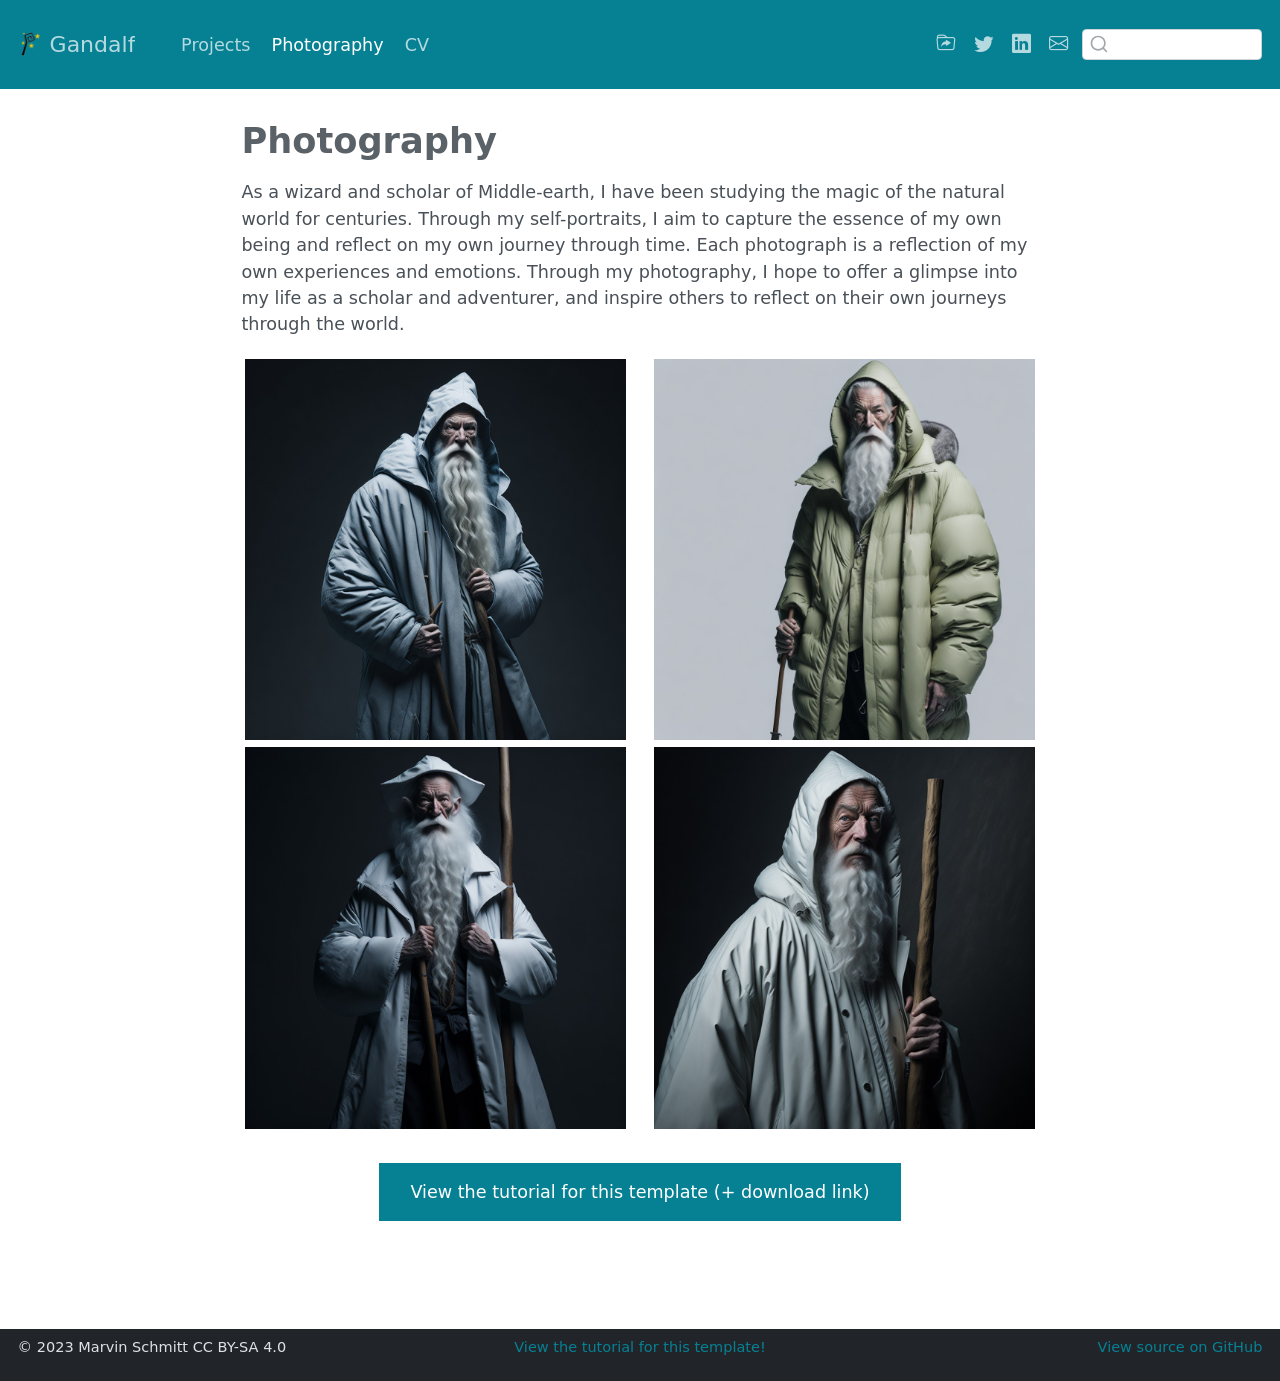
<file: photography/index.html>
<!DOCTYPE html>
<html xmlns="http://www.w3.org/1999/xhtml" lang="en" xml:lang="en"><head>

<meta charset="utf-8">
<meta name="generator" content="quarto-1.3.450">

<meta name="viewport" content="width=device-width, initial-scale=1.0, user-scalable=yes">


<title>Gandalf - Photography</title>
<style>
code{white-space: pre-wrap;}
span.smallcaps{font-variant: small-caps;}
div.columns{display: flex; gap: min(4vw, 1.5em);}
div.column{flex: auto; overflow-x: auto;}
div.hanging-indent{margin-left: 1.5em; text-indent: -1.5em;}
ul.task-list{list-style: none;}
ul.task-list li input[type="checkbox"] {
  width: 0.8em;
  margin: 0 0.8em 0.2em -1em; /* quarto-specific, see https://github.com/quarto-dev/quarto-cli/issues/4556 */ 
  vertical-align: middle;
}
</style>


<script src="../site_libs/quarto-nav/quarto-nav.js"></script>
<script src="../site_libs/clipboard/clipboard.min.js"></script>
<script src="../site_libs/quarto-search/autocomplete.umd.js"></script>
<script src="../site_libs/quarto-search/fuse.min.js"></script>
<script src="../site_libs/quarto-search/quarto-search.js"></script>
<meta name="quarto:offset" content="../">
<link href="../img/favicon.png" rel="icon" type="image/png">
<script src="../site_libs/quarto-html/quarto.js"></script>
<script src="../site_libs/quarto-html/popper.min.js"></script>
<script src="../site_libs/quarto-html/tippy.umd.min.js"></script>
<script src="../site_libs/quarto-html/anchor.min.js"></script>
<link href="../site_libs/quarto-html/tippy.css" rel="stylesheet">
<link href="../site_libs/quarto-html/quarto-syntax-highlighting.css" rel="stylesheet" id="quarto-text-highlighting-styles">
<script src="../site_libs/bootstrap/bootstrap.min.js"></script>
<link href="../site_libs/bootstrap/bootstrap-icons.css" rel="stylesheet">
<link href="../site_libs/bootstrap/bootstrap.min.css" rel="stylesheet" id="quarto-bootstrap" data-mode="light">
<script id="quarto-search-options" type="application/json">{
  "location": "navbar",
  "copy-button": false,
  "collapse-after": 3,
  "panel-placement": "end",
  "type": "textbox",
  "limit": 20,
  "language": {
    "search-no-results-text": "No results",
    "search-matching-documents-text": "matching documents",
    "search-copy-link-title": "Copy link to search",
    "search-hide-matches-text": "Hide additional matches",
    "search-more-match-text": "more match in this document",
    "search-more-matches-text": "more matches in this document",
    "search-clear-button-title": "Clear",
    "search-detached-cancel-button-title": "Cancel",
    "search-submit-button-title": "Submit",
    "search-label": "Search"
  }
}</script>


</head>

<body class="nav-fixed fullcontent">

<div id="quarto-search-results"></div>
  <header id="quarto-header" class="headroom fixed-top">
    <nav class="navbar navbar-expand-lg navbar-dark ">
      <div class="navbar-container container-fluid">
      <div class="navbar-brand-container">
    <a href="../index.html" class="navbar-brand navbar-brand-logo">
    <img src="../img/logo.png" alt="" class="navbar-logo">
    </a>
    <a class="navbar-brand" href="../index.html">
    <span class="navbar-title">Gandalf</span>
    </a>
  </div>
            <div id="quarto-search" class="" title="Search"></div>
          <button class="navbar-toggler" type="button" data-bs-toggle="collapse" data-bs-target="#navbarCollapse" aria-controls="navbarCollapse" aria-expanded="false" aria-label="Toggle navigation" onclick="if (window.quartoToggleHeadroom) { window.quartoToggleHeadroom(); }">
  <span class="navbar-toggler-icon"></span>
</button>
          <div class="collapse navbar-collapse" id="navbarCollapse">
            <ul class="navbar-nav navbar-nav-scroll me-auto">
  <li class="nav-item">
    <a class="nav-link" href="../projects/index.html" rel="" target="">
 <span class="menu-text">Projects</span></a>
  </li>  
  <li class="nav-item">
    <a class="nav-link active" href="../photography/index.html" rel="" target="" aria-current="page">
 <span class="menu-text">Photography</span></a>
  </li>  
  <li class="nav-item">
    <a class="nav-link" href="../cv/index.html" rel="" target="">
 <span class="menu-text">CV</span></a>
  </li>  
</ul>
            <ul class="navbar-nav navbar-nav-scroll ms-auto">
  <li class="nav-item compact">
    <a class="nav-link" href="https://www.marvinschmitt.com/blog/website-tutorial-quarto/" rel="" target=""><i class="bi bi-folder-symlink" role="img">
</i> 
 <span class="menu-text"></span></a>
  </li>  
  <li class="nav-item compact">
    <a class="nav-link" href="https://twitter.com/MarvinSchmittML" rel="" target=""><i class="bi bi-twitter" role="img">
</i> 
 <span class="menu-text"></span></a>
  </li>  
  <li class="nav-item compact">
    <a class="nav-link" href="https://www.linkedin.com/in/marvin-schmitt-a85b321a2/" rel="" target=""><i class="bi bi-linkedin" role="img">
</i> 
 <span class="menu-text"></span></a>
  </li>  
  <li class="nav-item compact">
    <a class="nav-link" href="mailto:mail.marvinschmitt@gmail.com" rel="" target=""><i class="bi bi-envelope" role="img" aria-label="email">
</i> 
 <span class="menu-text"></span></a>
  </li>  
</ul>
            <div class="quarto-navbar-tools">
</div>
          </div> <!-- /navcollapse -->
      </div> <!-- /container-fluid -->
    </nav>
</header>
<!-- content -->
<div id="quarto-content" class="quarto-container page-columns page-rows-contents page-layout-article page-navbar">
<!-- sidebar -->
<!-- margin-sidebar -->
    
<!-- main -->
<main class="content" id="quarto-document-content">

<header id="title-block-header" class="quarto-title-block default">
<div class="quarto-title">
<h1 class="title">Photography</h1>
</div>



<div class="quarto-title-meta">

    
  
    
  </div>
  

</header>

<p>As a wizard and scholar of Middle-earth, I have been studying the magic of the natural world for centuries. Through my self-portraits, I aim to capture the essence of my own being and reflect on my own journey through time. Each photograph is a reflection of my own experiences and emotions. Through my photography, I hope to offer a glimpse into my life as a scholar and adventurer, and inspire others to reflect on their own journeys through the world.</p>
<div class="quarto-layout-panel">
<div class="quarto-layout-row quarto-layout-valign-top">
<div class="quarto-layout-cell" style="flex-basis: 50.0%;justify-content: center;">
<p><img src="gandalf_image_1.jpg" class="img-fluid"></p>
</div>
<div class="quarto-layout-cell" style="flex-basis: 50.0%;justify-content: center;">
<p><img src="gandalf_image_2.jpg" class="img-fluid"></p>
</div>
</div>
<div class="quarto-layout-row quarto-layout-valign-top">
<div class="quarto-layout-cell" style="flex-basis: 50.0%;justify-content: center;">
<p><img src="gandalf_image_3.jpg" class="img-fluid"></p>
</div>
<div class="quarto-layout-cell" style="flex-basis: 50.0%;justify-content: center;">
<p><img src="gandalf_image_4.jpg" class="img-fluid"></p>
</div>
</div>
</div>
<div style="margin: 30px; text-align: center;">
<a class="btn btn-primary" href="https://www.marvinschmitt.com/blog/website-tutorial-quarto/" role="button" target="_blank" style="padding: 15px 30px;">View the tutorial for this template (+ download link)</a>
</div>



</main> <!-- /main -->
<script id="quarto-html-after-body" type="application/javascript">
window.document.addEventListener("DOMContentLoaded", function (event) {
  const toggleBodyColorMode = (bsSheetEl) => {
    const mode = bsSheetEl.getAttribute("data-mode");
    const bodyEl = window.document.querySelector("body");
    if (mode === "dark") {
      bodyEl.classList.add("quarto-dark");
      bodyEl.classList.remove("quarto-light");
    } else {
      bodyEl.classList.add("quarto-light");
      bodyEl.classList.remove("quarto-dark");
    }
  }
  const toggleBodyColorPrimary = () => {
    const bsSheetEl = window.document.querySelector("link#quarto-bootstrap");
    if (bsSheetEl) {
      toggleBodyColorMode(bsSheetEl);
    }
  }
  toggleBodyColorPrimary();  
  const icon = "";
  const anchorJS = new window.AnchorJS();
  anchorJS.options = {
    placement: 'right',
    icon: icon
  };
  anchorJS.add('.anchored');
  const isCodeAnnotation = (el) => {
    for (const clz of el.classList) {
      if (clz.startsWith('code-annotation-')) {                     
        return true;
      }
    }
    return false;
  }
  const clipboard = new window.ClipboardJS('.code-copy-button', {
    text: function(trigger) {
      const codeEl = trigger.previousElementSibling.cloneNode(true);
      for (const childEl of codeEl.children) {
        if (isCodeAnnotation(childEl)) {
          childEl.remove();
        }
      }
      return codeEl.innerText;
    }
  });
  clipboard.on('success', function(e) {
    // button target
    const button = e.trigger;
    // don't keep focus
    button.blur();
    // flash "checked"
    button.classList.add('code-copy-button-checked');
    var currentTitle = button.getAttribute("title");
    button.setAttribute("title", "Copied!");
    let tooltip;
    if (window.bootstrap) {
      button.setAttribute("data-bs-toggle", "tooltip");
      button.setAttribute("data-bs-placement", "left");
      button.setAttribute("data-bs-title", "Copied!");
      tooltip = new bootstrap.Tooltip(button, 
        { trigger: "manual", 
          customClass: "code-copy-button-tooltip",
          offset: [0, -8]});
      tooltip.show();    
    }
    setTimeout(function() {
      if (tooltip) {
        tooltip.hide();
        button.removeAttribute("data-bs-title");
        button.removeAttribute("data-bs-toggle");
        button.removeAttribute("data-bs-placement");
      }
      button.setAttribute("title", currentTitle);
      button.classList.remove('code-copy-button-checked');
    }, 1000);
    // clear code selection
    e.clearSelection();
  });
  function tippyHover(el, contentFn) {
    const config = {
      allowHTML: true,
      content: contentFn,
      maxWidth: 500,
      delay: 100,
      arrow: false,
      appendTo: function(el) {
          return el.parentElement;
      },
      interactive: true,
      interactiveBorder: 10,
      theme: 'quarto',
      placement: 'bottom-start'
    };
    window.tippy(el, config); 
  }
  const noterefs = window.document.querySelectorAll('a[role="doc-noteref"]');
  for (var i=0; i<noterefs.length; i++) {
    const ref = noterefs[i];
    tippyHover(ref, function() {
      // use id or data attribute instead here
      let href = ref.getAttribute('data-footnote-href') || ref.getAttribute('href');
      try { href = new URL(href).hash; } catch {}
      const id = href.replace(/^#\/?/, "");
      const note = window.document.getElementById(id);
      return note.innerHTML;
    });
  }
      let selectedAnnoteEl;
      const selectorForAnnotation = ( cell, annotation) => {
        let cellAttr = 'data-code-cell="' + cell + '"';
        let lineAttr = 'data-code-annotation="' +  annotation + '"';
        const selector = 'span[' + cellAttr + '][' + lineAttr + ']';
        return selector;
      }
      const selectCodeLines = (annoteEl) => {
        const doc = window.document;
        const targetCell = annoteEl.getAttribute("data-target-cell");
        const targetAnnotation = annoteEl.getAttribute("data-target-annotation");
        const annoteSpan = window.document.querySelector(selectorForAnnotation(targetCell, targetAnnotation));
        const lines = annoteSpan.getAttribute("data-code-lines").split(",");
        const lineIds = lines.map((line) => {
          return targetCell + "-" + line;
        })
        let top = null;
        let height = null;
        let parent = null;
        if (lineIds.length > 0) {
            //compute the position of the single el (top and bottom and make a div)
            const el = window.document.getElementById(lineIds[0]);
            top = el.offsetTop;
            height = el.offsetHeight;
            parent = el.parentElement.parentElement;
          if (lineIds.length > 1) {
            const lastEl = window.document.getElementById(lineIds[lineIds.length - 1]);
            const bottom = lastEl.offsetTop + lastEl.offsetHeight;
            height = bottom - top;
          }
          if (top !== null && height !== null && parent !== null) {
            // cook up a div (if necessary) and position it 
            let div = window.document.getElementById("code-annotation-line-highlight");
            if (div === null) {
              div = window.document.createElement("div");
              div.setAttribute("id", "code-annotation-line-highlight");
              div.style.position = 'absolute';
              parent.appendChild(div);
            }
            div.style.top = top - 2 + "px";
            div.style.height = height + 4 + "px";
            let gutterDiv = window.document.getElementById("code-annotation-line-highlight-gutter");
            if (gutterDiv === null) {
              gutterDiv = window.document.createElement("div");
              gutterDiv.setAttribute("id", "code-annotation-line-highlight-gutter");
              gutterDiv.style.position = 'absolute';
              const codeCell = window.document.getElementById(targetCell);
              const gutter = codeCell.querySelector('.code-annotation-gutter');
              gutter.appendChild(gutterDiv);
            }
            gutterDiv.style.top = top - 2 + "px";
            gutterDiv.style.height = height + 4 + "px";
          }
          selectedAnnoteEl = annoteEl;
        }
      };
      const unselectCodeLines = () => {
        const elementsIds = ["code-annotation-line-highlight", "code-annotation-line-highlight-gutter"];
        elementsIds.forEach((elId) => {
          const div = window.document.getElementById(elId);
          if (div) {
            div.remove();
          }
        });
        selectedAnnoteEl = undefined;
      };
      // Attach click handler to the DT
      const annoteDls = window.document.querySelectorAll('dt[data-target-cell]');
      for (const annoteDlNode of annoteDls) {
        annoteDlNode.addEventListener('click', (event) => {
          const clickedEl = event.target;
          if (clickedEl !== selectedAnnoteEl) {
            unselectCodeLines();
            const activeEl = window.document.querySelector('dt[data-target-cell].code-annotation-active');
            if (activeEl) {
              activeEl.classList.remove('code-annotation-active');
            }
            selectCodeLines(clickedEl);
            clickedEl.classList.add('code-annotation-active');
          } else {
            // Unselect the line
            unselectCodeLines();
            clickedEl.classList.remove('code-annotation-active');
          }
        });
      }
  const findCites = (el) => {
    const parentEl = el.parentElement;
    if (parentEl) {
      const cites = parentEl.dataset.cites;
      if (cites) {
        return {
          el,
          cites: cites.split(' ')
        };
      } else {
        return findCites(el.parentElement)
      }
    } else {
      return undefined;
    }
  };
  var bibliorefs = window.document.querySelectorAll('a[role="doc-biblioref"]');
  for (var i=0; i<bibliorefs.length; i++) {
    const ref = bibliorefs[i];
    const citeInfo = findCites(ref);
    if (citeInfo) {
      tippyHover(citeInfo.el, function() {
        var popup = window.document.createElement('div');
        citeInfo.cites.forEach(function(cite) {
          var citeDiv = window.document.createElement('div');
          citeDiv.classList.add('hanging-indent');
          citeDiv.classList.add('csl-entry');
          var biblioDiv = window.document.getElementById('ref-' + cite);
          if (biblioDiv) {
            citeDiv.innerHTML = biblioDiv.innerHTML;
          }
          popup.appendChild(citeDiv);
        });
        return popup.innerHTML;
      });
    }
  }
});
</script>
</div> <!-- /content -->
<footer class="footer">
  <div class="nav-footer">
    <div class="nav-footer-left"><span class="faux-block">© 2023 Marvin Schmitt CC BY-SA 4.0</span></div>   
    <div class="nav-footer-center"><span class="faux-block"><a href="https://www.marvinschmitt.com/blog/website-tutorial-quarto/">View the tutorial for this template!</a></span></div>
    <div class="nav-footer-right"><span class="faux-block"><a href="https://github.com/marvinschmitt/quarto-website-template/">View source on GitHub</a></span></div>
  </div>
</footer>



</body></html>
</file>
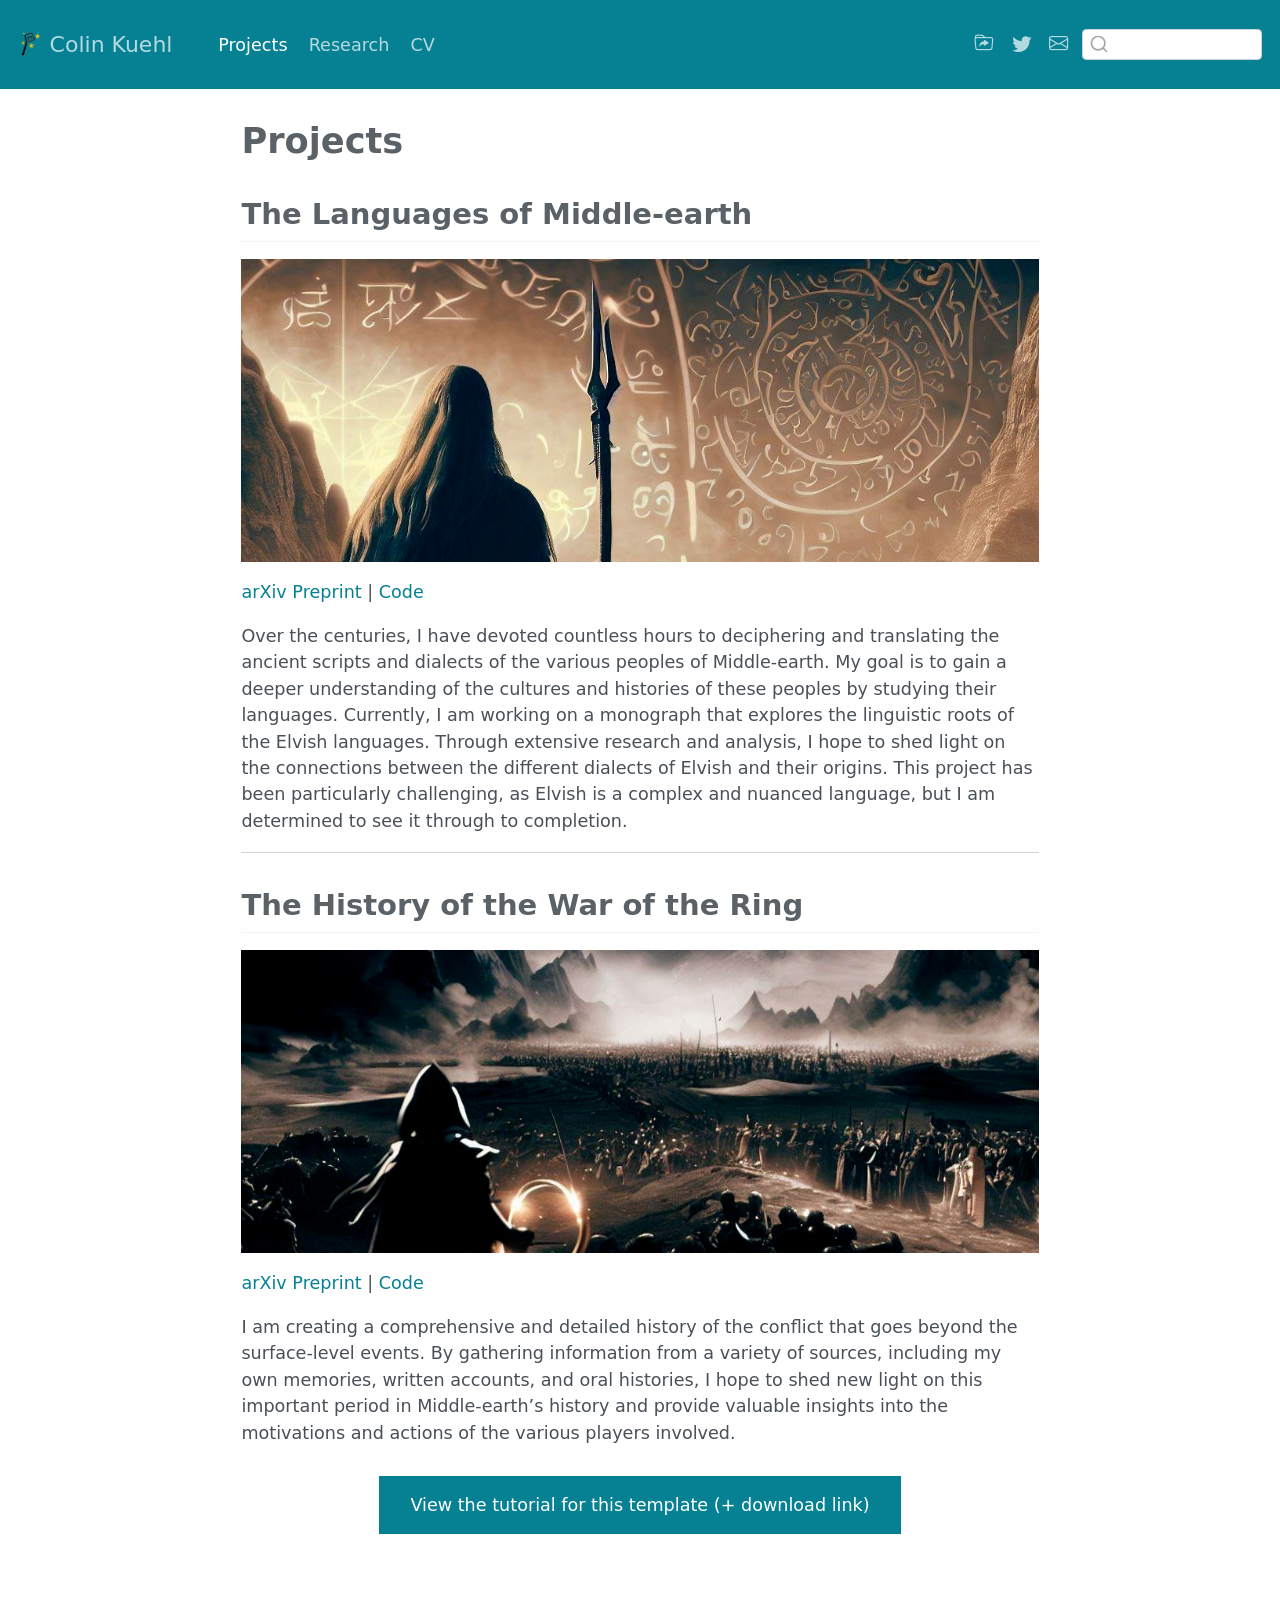
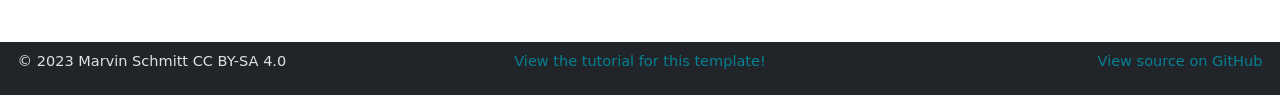
<file: projects/index.html>
<!DOCTYPE html>
<html xmlns="http://www.w3.org/1999/xhtml" lang="en" xml:lang="en"><head>

<meta charset="utf-8">
<meta name="generator" content="quarto-1.3.353">

<meta name="viewport" content="width=device-width, initial-scale=1.0, user-scalable=yes">


<title>Colin Kuehl - Projects</title>
<style>
code{white-space: pre-wrap;}
span.smallcaps{font-variant: small-caps;}
div.columns{display: flex; gap: min(4vw, 1.5em);}
div.column{flex: auto; overflow-x: auto;}
div.hanging-indent{margin-left: 1.5em; text-indent: -1.5em;}
ul.task-list{list-style: none;}
ul.task-list li input[type="checkbox"] {
  width: 0.8em;
  margin: 0 0.8em 0.2em -1em; /* quarto-specific, see https://github.com/quarto-dev/quarto-cli/issues/4556 */ 
  vertical-align: middle;
}
</style>


<script src="../site_libs/quarto-nav/quarto-nav.js"></script>
<script src="../site_libs/clipboard/clipboard.min.js"></script>
<script src="../site_libs/quarto-search/autocomplete.umd.js"></script>
<script src="../site_libs/quarto-search/fuse.min.js"></script>
<script src="../site_libs/quarto-search/quarto-search.js"></script>
<meta name="quarto:offset" content="../">
<link href="../img/favicon.png" rel="icon" type="image/png">
<script src="../site_libs/quarto-html/quarto.js"></script>
<script src="../site_libs/quarto-html/popper.min.js"></script>
<script src="../site_libs/quarto-html/tippy.umd.min.js"></script>
<script src="../site_libs/quarto-html/anchor.min.js"></script>
<link href="../site_libs/quarto-html/tippy.css" rel="stylesheet">
<link href="../site_libs/quarto-html/quarto-syntax-highlighting.css" rel="stylesheet" id="quarto-text-highlighting-styles">
<script src="../site_libs/bootstrap/bootstrap.min.js"></script>
<link href="../site_libs/bootstrap/bootstrap-icons.css" rel="stylesheet">
<link href="../site_libs/bootstrap/bootstrap.min.css" rel="stylesheet" id="quarto-bootstrap" data-mode="light">
<script id="quarto-search-options" type="application/json">{
  "location": "navbar",
  "copy-button": false,
  "collapse-after": 3,
  "panel-placement": "end",
  "type": "textbox",
  "limit": 20,
  "language": {
    "search-no-results-text": "No results",
    "search-matching-documents-text": "matching documents",
    "search-copy-link-title": "Copy link to search",
    "search-hide-matches-text": "Hide additional matches",
    "search-more-match-text": "more match in this document",
    "search-more-matches-text": "more matches in this document",
    "search-clear-button-title": "Clear",
    "search-detached-cancel-button-title": "Cancel",
    "search-submit-button-title": "Submit"
  }
}</script>


</head>

<body class="nav-fixed fullcontent">

<div id="quarto-search-results"></div>
  <header id="quarto-header" class="headroom fixed-top">
    <nav class="navbar navbar-expand-lg navbar-dark ">
      <div class="navbar-container container-fluid">
      <div class="navbar-brand-container">
    <a href="../index.html" class="navbar-brand navbar-brand-logo">
    <img src="../img/logo.png" alt="" class="navbar-logo">
    </a>
    <a class="navbar-brand" href="../index.html">
    <span class="navbar-title">Colin Kuehl</span>
    </a>
  </div>
            <div id="quarto-search" class="" title="Search"></div>
          <button class="navbar-toggler" type="button" data-bs-toggle="collapse" data-bs-target="#navbarCollapse" aria-controls="navbarCollapse" aria-expanded="false" aria-label="Toggle navigation" onclick="if (window.quartoToggleHeadroom) { window.quartoToggleHeadroom(); }">
  <span class="navbar-toggler-icon"></span>
</button>
          <div class="collapse navbar-collapse" id="navbarCollapse">
            <ul class="navbar-nav navbar-nav-scroll me-auto">
  <li class="nav-item">
    <a class="nav-link active" href="../projects/index.html" rel="" target="" aria-current="page">
 <span class="menu-text">Projects</span></a>
  </li>  
  <li class="nav-item">
    <a class="nav-link" href="../Research/researchindex.html" rel="" target="">
 <span class="menu-text">Research</span></a>
  </li>  
  <li class="nav-item">
    <a class="nav-link" href="../cv/index.html" rel="" target="">
 <span class="menu-text">CV</span></a>
  </li>  
</ul>
            <ul class="navbar-nav navbar-nav-scroll ms-auto">
  <li class="nav-item compact">
    <a class="nav-link" href="https://www.marvinschmitt.com/blog/website-tutorial-quarto/" rel="" target=""><i class="bi bi-folder-symlink" role="img">
</i> 
 <span class="menu-text"></span></a>
  </li>  
  <li class="nav-item compact">
    <a class="nav-link" href="https://twitter.com/cpkuehl" rel="" target=""><i class="bi bi-twitter" role="img">
</i> 
 <span class="menu-text"></span></a>
  </li>  
  <li class="nav-item compact">
    <a class="nav-link" href="mailto:ckuehl@niu.edu" rel="" target=""><i class="bi bi-envelope" role="img" aria-label="email">
</i> 
 <span class="menu-text"></span></a>
  </li>  
</ul>
            <div class="quarto-navbar-tools">
</div>
          </div> <!-- /navcollapse -->
      </div> <!-- /container-fluid -->
    </nav>
</header>
<!-- content -->
<div id="quarto-content" class="quarto-container page-columns page-rows-contents page-layout-article page-navbar">
<!-- sidebar -->
<!-- margin-sidebar -->
    
<!-- main -->
<main class="content" id="quarto-document-content">

<header id="title-block-header" class="quarto-title-block default">
<div class="quarto-title">
<h1 class="title">Projects</h1>
</div>



<div class="quarto-title-meta">

    
  
    
  </div>
  

</header>

<section id="the-languages-of-middle-earth" class="level2">
<h2 class="anchored" data-anchor-id="the-languages-of-middle-earth">The Languages of Middle-earth</h2>
<p><img src="project_1_banner.png" style="height: 100%; width: 100%; object-fit: contain" onclick="window.open('https://arxiv.org/abs/2210.07278', 'blank');"></p>
<p><a href="https://arxiv.org/abs/2210.07278" target="_blank">arXiv Preprint</a> | <a href="https://github.com/marvinschmitt/MetaUncertaintyPaper" target="_blank">Code</a><br></p>
<p>Over the centuries, I have devoted countless hours to deciphering and translating the ancient scripts and dialects of the various peoples of Middle-earth. My goal is to gain a deeper understanding of the cultures and histories of these peoples by studying their languages. Currently, I am working on a monograph that explores the linguistic roots of the Elvish languages. Through extensive research and analysis, I hope to shed light on the connections between the different dialects of Elvish and their origins. This project has been particularly challenging, as Elvish is a complex and nuanced language, but I am determined to see it through to completion.</p>
<hr>
</section>
<section id="the-history-of-the-war-of-the-ring" class="level2">
<h2 class="anchored" data-anchor-id="the-history-of-the-war-of-the-ring">The History of the War of the Ring</h2>
<p><img src="project_2_banner.png" style="height: 100%; width: 100%; object-fit: contain" onclick="window.open('https://arxiv.org/abs/2112.08866', 'blank');"></p>
<p><a href="https://arxiv.org/abs/2112.08866" target="_blank">arXiv Preprint</a> | <a href="https://github.com/marvinschmitt/ModelMisspecificationBF" target="_blank">Code</a><br></p>
<p>I am creating a comprehensive and detailed history of the conflict that goes beyond the surface-level events. By gathering information from a variety of sources, including my own memories, written accounts, and oral histories, I hope to shed new light on this important period in Middle-earth’s history and provide valuable insights into the motivations and actions of the various players involved.</p>
<div style="margin: 30px; text-align: center;">
<a class="btn btn-primary" href="https://www.marvinschmitt.com/blog/website-tutorial-quarto/" role="button" target="_blank" style="padding: 15px 30px;">View the tutorial for this template (+ download link)</a>
</div>


</section>

</main> <!-- /main -->
<script id="quarto-html-after-body" type="application/javascript">
window.document.addEventListener("DOMContentLoaded", function (event) {
  const toggleBodyColorMode = (bsSheetEl) => {
    const mode = bsSheetEl.getAttribute("data-mode");
    const bodyEl = window.document.querySelector("body");
    if (mode === "dark") {
      bodyEl.classList.add("quarto-dark");
      bodyEl.classList.remove("quarto-light");
    } else {
      bodyEl.classList.add("quarto-light");
      bodyEl.classList.remove("quarto-dark");
    }
  }
  const toggleBodyColorPrimary = () => {
    const bsSheetEl = window.document.querySelector("link#quarto-bootstrap");
    if (bsSheetEl) {
      toggleBodyColorMode(bsSheetEl);
    }
  }
  toggleBodyColorPrimary();  
  const icon = "";
  const anchorJS = new window.AnchorJS();
  anchorJS.options = {
    placement: 'right',
    icon: icon
  };
  anchorJS.add('.anchored');
  const isCodeAnnotation = (el) => {
    for (const clz of el.classList) {
      if (clz.startsWith('code-annotation-')) {                     
        return true;
      }
    }
    return false;
  }
  const clipboard = new window.ClipboardJS('.code-copy-button', {
    text: function(trigger) {
      const codeEl = trigger.previousElementSibling.cloneNode(true);
      for (const childEl of codeEl.children) {
        if (isCodeAnnotation(childEl)) {
          childEl.remove();
        }
      }
      return codeEl.innerText;
    }
  });
  clipboard.on('success', function(e) {
    // button target
    const button = e.trigger;
    // don't keep focus
    button.blur();
    // flash "checked"
    button.classList.add('code-copy-button-checked');
    var currentTitle = button.getAttribute("title");
    button.setAttribute("title", "Copied!");
    let tooltip;
    if (window.bootstrap) {
      button.setAttribute("data-bs-toggle", "tooltip");
      button.setAttribute("data-bs-placement", "left");
      button.setAttribute("data-bs-title", "Copied!");
      tooltip = new bootstrap.Tooltip(button, 
        { trigger: "manual", 
          customClass: "code-copy-button-tooltip",
          offset: [0, -8]});
      tooltip.show();    
    }
    setTimeout(function() {
      if (tooltip) {
        tooltip.hide();
        button.removeAttribute("data-bs-title");
        button.removeAttribute("data-bs-toggle");
        button.removeAttribute("data-bs-placement");
      }
      button.setAttribute("title", currentTitle);
      button.classList.remove('code-copy-button-checked');
    }, 1000);
    // clear code selection
    e.clearSelection();
  });
  function tippyHover(el, contentFn) {
    const config = {
      allowHTML: true,
      content: contentFn,
      maxWidth: 500,
      delay: 100,
      arrow: false,
      appendTo: function(el) {
          return el.parentElement;
      },
      interactive: true,
      interactiveBorder: 10,
      theme: 'quarto',
      placement: 'bottom-start'
    };
    window.tippy(el, config); 
  }
  const noterefs = window.document.querySelectorAll('a[role="doc-noteref"]');
  for (var i=0; i<noterefs.length; i++) {
    const ref = noterefs[i];
    tippyHover(ref, function() {
      // use id or data attribute instead here
      let href = ref.getAttribute('data-footnote-href') || ref.getAttribute('href');
      try { href = new URL(href).hash; } catch {}
      const id = href.replace(/^#\/?/, "");
      const note = window.document.getElementById(id);
      return note.innerHTML;
    });
  }
      let selectedAnnoteEl;
      const selectorForAnnotation = ( cell, annotation) => {
        let cellAttr = 'data-code-cell="' + cell + '"';
        let lineAttr = 'data-code-annotation="' +  annotation + '"';
        const selector = 'span[' + cellAttr + '][' + lineAttr + ']';
        return selector;
      }
      const selectCodeLines = (annoteEl) => {
        const doc = window.document;
        const targetCell = annoteEl.getAttribute("data-target-cell");
        const targetAnnotation = annoteEl.getAttribute("data-target-annotation");
        const annoteSpan = window.document.querySelector(selectorForAnnotation(targetCell, targetAnnotation));
        const lines = annoteSpan.getAttribute("data-code-lines").split(",");
        const lineIds = lines.map((line) => {
          return targetCell + "-" + line;
        })
        let top = null;
        let height = null;
        let parent = null;
        if (lineIds.length > 0) {
            //compute the position of the single el (top and bottom and make a div)
            const el = window.document.getElementById(lineIds[0]);
            top = el.offsetTop;
            height = el.offsetHeight;
            parent = el.parentElement.parentElement;
          if (lineIds.length > 1) {
            const lastEl = window.document.getElementById(lineIds[lineIds.length - 1]);
            const bottom = lastEl.offsetTop + lastEl.offsetHeight;
            height = bottom - top;
          }
          if (top !== null && height !== null && parent !== null) {
            // cook up a div (if necessary) and position it 
            let div = window.document.getElementById("code-annotation-line-highlight");
            if (div === null) {
              div = window.document.createElement("div");
              div.setAttribute("id", "code-annotation-line-highlight");
              div.style.position = 'absolute';
              parent.appendChild(div);
            }
            div.style.top = top - 2 + "px";
            div.style.height = height + 4 + "px";
            let gutterDiv = window.document.getElementById("code-annotation-line-highlight-gutter");
            if (gutterDiv === null) {
              gutterDiv = window.document.createElement("div");
              gutterDiv.setAttribute("id", "code-annotation-line-highlight-gutter");
              gutterDiv.style.position = 'absolute';
              const codeCell = window.document.getElementById(targetCell);
              const gutter = codeCell.querySelector('.code-annotation-gutter');
              gutter.appendChild(gutterDiv);
            }
            gutterDiv.style.top = top - 2 + "px";
            gutterDiv.style.height = height + 4 + "px";
          }
          selectedAnnoteEl = annoteEl;
        }
      };
      const unselectCodeLines = () => {
        const elementsIds = ["code-annotation-line-highlight", "code-annotation-line-highlight-gutter"];
        elementsIds.forEach((elId) => {
          const div = window.document.getElementById(elId);
          if (div) {
            div.remove();
          }
        });
        selectedAnnoteEl = undefined;
      };
      // Attach click handler to the DT
      const annoteDls = window.document.querySelectorAll('dt[data-target-cell]');
      for (const annoteDlNode of annoteDls) {
        annoteDlNode.addEventListener('click', (event) => {
          const clickedEl = event.target;
          if (clickedEl !== selectedAnnoteEl) {
            unselectCodeLines();
            const activeEl = window.document.querySelector('dt[data-target-cell].code-annotation-active');
            if (activeEl) {
              activeEl.classList.remove('code-annotation-active');
            }
            selectCodeLines(clickedEl);
            clickedEl.classList.add('code-annotation-active');
          } else {
            // Unselect the line
            unselectCodeLines();
            clickedEl.classList.remove('code-annotation-active');
          }
        });
      }
  const findCites = (el) => {
    const parentEl = el.parentElement;
    if (parentEl) {
      const cites = parentEl.dataset.cites;
      if (cites) {
        return {
          el,
          cites: cites.split(' ')
        };
      } else {
        return findCites(el.parentElement)
      }
    } else {
      return undefined;
    }
  };
  var bibliorefs = window.document.querySelectorAll('a[role="doc-biblioref"]');
  for (var i=0; i<bibliorefs.length; i++) {
    const ref = bibliorefs[i];
    const citeInfo = findCites(ref);
    if (citeInfo) {
      tippyHover(citeInfo.el, function() {
        var popup = window.document.createElement('div');
        citeInfo.cites.forEach(function(cite) {
          var citeDiv = window.document.createElement('div');
          citeDiv.classList.add('hanging-indent');
          citeDiv.classList.add('csl-entry');
          var biblioDiv = window.document.getElementById('ref-' + cite);
          if (biblioDiv) {
            citeDiv.innerHTML = biblioDiv.innerHTML;
          }
          popup.appendChild(citeDiv);
        });
        return popup.innerHTML;
      });
    }
  }
});
</script>
</div> <!-- /content -->
<footer class="footer">
  <div class="nav-footer">
    <div class="nav-footer-left"><span class="faux-block">© 2023 Marvin Schmitt CC BY-SA 4.0</span></div>   
    <div class="nav-footer-center"><span class="faux-block"><a href="https://www.marvinschmitt.com/blog/website-tutorial-quarto/">View the tutorial for this template!</a></span></div>
    <div class="nav-footer-right"><span class="faux-block"><a href="https://github.com/marvinschmitt/quarto-website-template/">View source on GitHub</a></span></div>
  </div>
</footer>



</body></html>
</file>
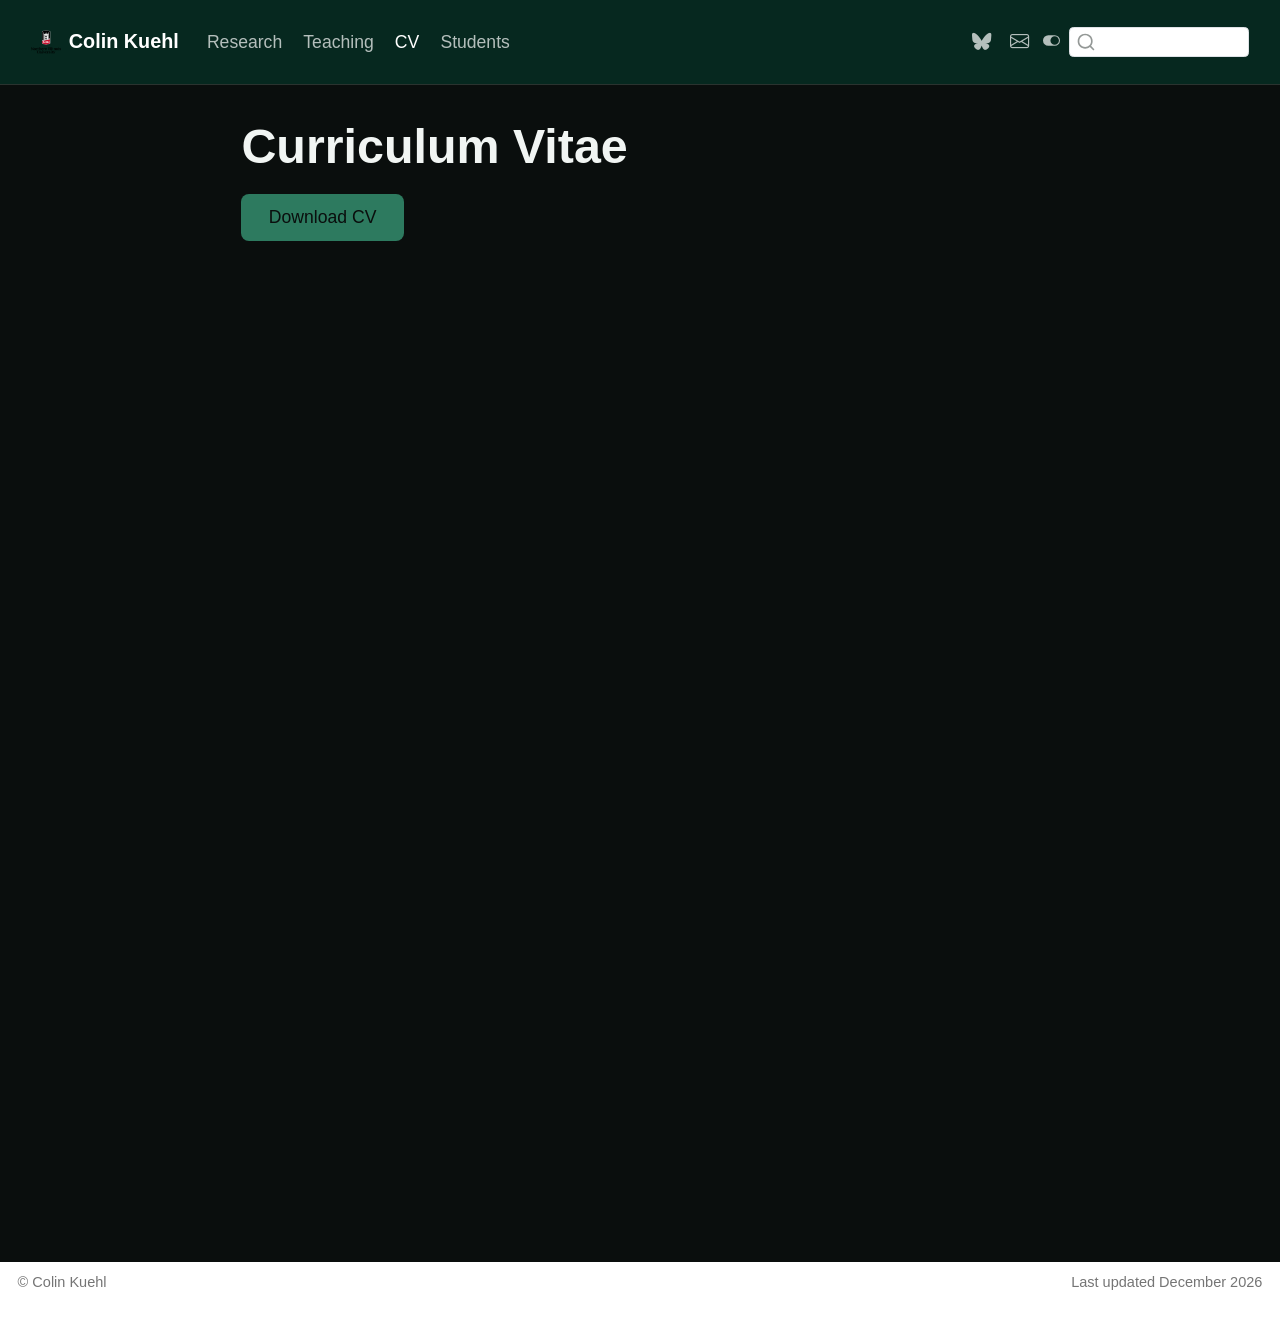
<file: docs/cv/index.html>
<!DOCTYPE html>
<html xmlns="http://www.w3.org/1999/xhtml" lang="en" xml:lang="en"><head>

<meta charset="utf-8">
<meta name="generator" content="quarto-1.10.18">

<meta name="viewport" content="width=device-width, initial-scale=1.0, user-scalable=yes">


<title>Curriculum Vitae – Colin Kuehl</title>
<style>
/* Default styles provided by pandoc.
** See https://pandoc.org/MANUAL.html#variables-for-html for config info.
*/
span.smallcaps{font-variant: small-caps;}
div.columns{display: flex; gap: 1.5em;}
div.column{flex: auto;}
@media screen {
div.columns{gap: min(4vw, 1.5em);}
div.column{overflow-x: auto;}
}
div.hanging-indent{margin-left: 1.5em; text-indent: -1.5em;}
ul.task-list{list-style: none;}
ul.task-list li input[type="checkbox"] {
  width: 0.8em;
  margin: 0 0.8em 0.2em -1em; /* quarto-specific, see https://github.com/quarto-dev/quarto-cli/issues/4556 */ 
  vertical-align: middle;
}
</style>


<script src="../site_libs/quarto-nav/quarto-nav.js"></script>
<script src="../site_libs/clipboard/clipboard.min.js"></script>
<script src="../site_libs/quarto-search/autocomplete.umd.js"></script>
<script src="../site_libs/quarto-search/fuse.min.js"></script>
<script src="../site_libs/quarto-search/quarto-search.js"></script>
<meta name="quarto:offset" content="../">
<link href="../img/niu.png" rel="icon" type="image/png">
<script src="../site_libs/quarto-html/quarto.js" type="module"></script>
<script src="../site_libs/quarto-html/tabsets/tabsets.js" type="module"></script>
<script src="../site_libs/quarto-html/popper.min.js"></script>
<script src="../site_libs/quarto-html/tippy.umd.min.js"></script>
<script src="../site_libs/quarto-html/anchor.min.js"></script>
<link href="../site_libs/quarto-html/tippy.css" rel="stylesheet">
<link href="../site_libs/quarto-html/quarto-syntax-highlighting-64a204ab8560d761af7679ceaba22944.css" rel="stylesheet" class="quarto-color-scheme" id="quarto-text-highlighting-styles">
<link href="../site_libs/quarto-html/quarto-syntax-highlighting-dark-b85bc7c33db8c58e0ec93c3465666fed.css" rel="stylesheet" class="quarto-color-scheme quarto-color-alternate" id="quarto-text-highlighting-styles">
<script src="../site_libs/bootstrap/bootstrap.min.js"></script>
<link href="../site_libs/bootstrap/bootstrap-icons.css" rel="stylesheet">
<link href="../site_libs/bootstrap/bootstrap-16c967a24886a762da8d65ece22d65b6.min.css" rel="stylesheet" append-hash="true" class="quarto-color-scheme" id="quarto-bootstrap" data-mode="light">
<link href="../site_libs/bootstrap/bootstrap-dark-46111cf4c5e4e5ce06fbb07ee23c3f81.min.css" rel="stylesheet" append-hash="true" class="quarto-color-scheme quarto-color-alternate" id="quarto-bootstrap" data-mode="light">
<script id="quarto-search-options" type="application/json">{
  "location": "navbar",
  "copy-button": false,
  "collapse-after": 3,
  "panel-placement": "end",
  "type": "textbox",
  "limit": 50,
  "keyboard-shortcut": [
    "f",
    "/",
    "s"
  ],
  "language": {
    "search-no-results-text": "No results",
    "search-matching-documents-text": "matching documents",
    "search-copy-link-title": "Copy link to search",
    "search-hide-matches-text": "Hide additional matches",
    "search-more-match-text": "more match in this document",
    "search-more-matches-text": "more matches in this document",
    "search-clear-button-title": "Clear",
    "search-text-placeholder": "",
    "search-detached-cancel-button-title": "Cancel",
    "search-submit-button-title": "Submit",
    "search-label": "Search"
  }
}</script>
<script async="" src="https://www.googletagmanager.com/gtag/js?id=G-8DT4TTTYK2"></script>

<script type="text/javascript">

window.dataLayer = window.dataLayer || [];
function gtag(){dataLayer.push(arguments);}
gtag('js', new Date());
gtag('config', 'G-8DT4TTTYK2', { 'anonymize_ip': true});
</script>


</head>

<body class="nav-fixed fullcontent quarto-dark"><script id="quarto-html-before-body" type="application/javascript">
    const toggleBodyColorMode = (bsSheetEl) => {
      const mode = bsSheetEl.getAttribute("data-mode");
      const bodyEl = window.document.querySelector("body");
      if (mode === "dark") {
        bodyEl.classList.add("quarto-dark");
        bodyEl.classList.remove("quarto-light");
      } else {
        bodyEl.classList.add("quarto-light");
        bodyEl.classList.remove("quarto-dark");
      }
    }
    const toggleBodyColorPrimary = () => {
      const bsSheetEl = window.document.querySelector("link#quarto-bootstrap:not([rel=disabled-stylesheet])");
      if (bsSheetEl) {
        toggleBodyColorMode(bsSheetEl);
      }
    }
    const setColorSchemeToggle = (alternate) => {
      const toggles = window.document.querySelectorAll('.quarto-color-scheme-toggle');
      for (let i=0; i < toggles.length; i++) {
        const toggle = toggles[i];
        if (toggle) {
          if (alternate) {
            toggle.classList.add("alternate");
          } else {
            toggle.classList.remove("alternate");
          }
        }
      }
    };
    const toggleColorMode = (alternate) => {
      // Switch the stylesheets
      const primaryStylesheets = window.document.querySelectorAll('link.quarto-color-scheme:not(.quarto-color-alternate)');
      const alternateStylesheets = window.document.querySelectorAll('link.quarto-color-scheme.quarto-color-alternate');
      manageTransitions('#quarto-margin-sidebar .nav-link', false);
      if (alternate) {
        // note: dark is layered on light, we don't disable primary!
        enableStylesheet(alternateStylesheets);
        for (const sheetNode of alternateStylesheets) {
          if (sheetNode.id === "quarto-bootstrap") {
            toggleBodyColorMode(sheetNode);
          }
        }
      } else {
        disableStylesheet(alternateStylesheets);
        enableStylesheet(primaryStylesheets)
        toggleBodyColorPrimary();
      }
      manageTransitions('#quarto-margin-sidebar .nav-link', true);
      // Switch the toggles
      setColorSchemeToggle(alternate)
      // Hack to workaround the fact that safari doesn't
      // properly recolor the scrollbar when toggling (#1455)
      if (navigator.userAgent.indexOf('Safari') > 0 && navigator.userAgent.indexOf('Chrome') == -1) {
        manageTransitions("body", false);
        window.scrollTo(0, 1);
        setTimeout(() => {
          window.scrollTo(0, 0);
          manageTransitions("body", true);
        }, 40);
      }
    }
    const disableStylesheet = (stylesheets) => {
      for (let i=0; i < stylesheets.length; i++) {
        const stylesheet = stylesheets[i];
        stylesheet.rel = 'disabled-stylesheet';
      }
    }
    const enableStylesheet = (stylesheets) => {
      for (let i=0; i < stylesheets.length; i++) {
        const stylesheet = stylesheets[i];
        if(stylesheet.rel !== 'stylesheet') { // for Chrome, which will still FOUC without this check
          stylesheet.rel = 'stylesheet';
        }
      }
    }
    const manageTransitions = (selector, allowTransitions) => {
      const els = window.document.querySelectorAll(selector);
      for (let i=0; i < els.length; i++) {
        const el = els[i];
        if (allowTransitions) {
          el.classList.remove('notransition');
        } else {
          el.classList.add('notransition');
        }
      }
    }
    const isFileUrl = () => {
      return window.location.protocol === 'file:';
    }
    const hasAlternateSentinel = () => {
      let styleSentinel = getColorSchemeSentinel();
      if (styleSentinel !== null) {
        return styleSentinel === "alternate";
      } else {
        return false;
      }
    }
    const setStyleSentinel = (alternate) => {
      const value = alternate ? "alternate" : "default";
      if (!isFileUrl()) {
        window.localStorage.setItem("quarto-color-scheme", value);
      } else {
        localAlternateSentinel = value;
      }
    }
    const getColorSchemeSentinel = () => {
      if (!isFileUrl()) {
        const storageValue = window.localStorage.getItem("quarto-color-scheme");
        return storageValue != null ? storageValue : localAlternateSentinel;
      } else {
        return localAlternateSentinel;
      }
    }
    const toggleGiscusIfUsed = (isAlternate, darkModeDefault) => {
      const baseTheme = document.querySelector('#giscus-base-theme')?.value ?? 'light';
      const alternateTheme = document.querySelector('#giscus-alt-theme')?.value ?? 'dark';
      let newTheme = '';
      if(authorPrefersDark) {
        newTheme = isAlternate ? baseTheme : alternateTheme;
      } else {
        newTheme = isAlternate ? alternateTheme : baseTheme;
      }
      const changeGiscusTheme = () => {
        // From: https://github.com/giscus/giscus/issues/336
        const sendMessage = (message) => {
          const iframe = document.querySelector('iframe.giscus-frame');
          if (!iframe) return;
          iframe.contentWindow.postMessage({ giscus: message }, 'https://giscus.app');
        }
        sendMessage({
          setConfig: {
            theme: newTheme
          }
        });
      }
      const isGiscussLoaded = window.document.querySelector('iframe.giscus-frame') !== null;
      if (isGiscussLoaded) {
        changeGiscusTheme();
      }
    };
    const authorPrefersDark = true;
    const darkModeDefault = authorPrefersDark;
    let localAlternateSentinel = darkModeDefault ? 'alternate' : 'default';
    // Dark / light mode switch
    window.quartoToggleColorScheme = () => {
      // Read the current dark / light value
      let toAlternate = !hasAlternateSentinel();
      toggleColorMode(toAlternate);
      setStyleSentinel(toAlternate);
      toggleGiscusIfUsed(toAlternate, darkModeDefault);
      window.dispatchEvent(new Event('resize'));
    };
    // Switch to dark mode if need be
    if (hasAlternateSentinel()) {
      toggleColorMode(true);
    } else {
      toggleColorMode(false);
    }
  </script>

<div id="quarto-search-results"></div>
  <header id="quarto-header" class="headroom fixed-top">
    <nav class="navbar navbar-expand-lg " data-bs-theme="dark">
      <div class="navbar-container container-fluid">
      <div class="navbar-brand-container mx-auto">
    <a href="../index.html" class="navbar-brand navbar-brand-logo">
    <img src="../img/niu.png" alt="" class="navbar-logo light-content">
    <img src="../img/niu.png" alt="" class="navbar-logo dark-content">
    </a>
    <a class="navbar-brand" href="../index.html">
    <span class="navbar-title">Colin Kuehl</span>
    </a>
  </div>
            <div id="quarto-search" class="" title="Search"></div>
          <button class="navbar-toggler" type="button" data-bs-toggle="collapse" data-bs-target="#navbarCollapse" aria-controls="navbarCollapse" role="menu" aria-expanded="false" aria-label="Toggle navigation" onclick="if (window.quartoToggleHeadroom) { window.quartoToggleHeadroom(); }">
  <span class="navbar-toggler-icon"></span>
</button>
          <div class="collapse navbar-collapse" id="navbarCollapse">
            <ul class="navbar-nav navbar-nav-scroll me-auto">
  <li class="nav-item">
    <a class="nav-link" href="../Research/researchindex.html"> 
<span class="menu-text">Research</span></a>
  </li>  
  <li class="nav-item">
    <a class="nav-link" href="../Teaching/teachingindex.html"> 
<span class="menu-text">Teaching</span></a>
  </li>  
  <li class="nav-item">
    <a class="nav-link active" href="../cv/index.html" aria-current="page"> 
<span class="menu-text">CV</span></a>
  </li>  
  <li class="nav-item">
    <a class="nav-link" href="../Students/studindex.html"> 
<span class="menu-text">Students</span></a>
  </li>  
</ul>
            <ul class="navbar-nav navbar-nav-scroll ms-auto">
  <li class="nav-item compact">
    <a class="nav-link" href="https://bsky.app/profile/profkuehl.bsky.social"> <i class="bi bi-bluesky" role="img">
</i> 
<span class="menu-text"></span></a>
  </li>  
  <li class="nav-item compact">
    <a class="nav-link" href="mailto:ckuehl@niu.edu"> <i class="bi bi-envelope" role="img" aria-label="email">
</i> 
<span class="menu-text"></span></a>
  </li>  
</ul>
          </div> <!-- /navcollapse -->
            <div class="quarto-navbar-tools">
  <a href="" class="quarto-color-scheme-toggle quarto-navigation-tool  px-1" onclick="window.quartoToggleColorScheme(); return false;" title="Toggle dark mode"><i class="bi"></i></a>
</div>
      </div> <!-- /container-fluid -->
    </nav>
</header>
<!-- content -->
<div id="quarto-content" class="quarto-container page-columns page-rows-contents page-layout-article page-navbar">
<!-- sidebar -->
<!-- margin-sidebar -->
    
<!-- main -->
<main class="content" id="quarto-document-content">


<header id="title-block-header" class="quarto-title-block default">
<div class="quarto-title">
<h1 class="title">Curriculum Vitae</h1>
</div>



<div class="quarto-title-meta">

    
  
    
  </div>
  


</header>


<p><a href="KuehlCV.pdf" class="btn btn-primary btn-sm" download="kuehlcv.pdf">Download CV</a></p>
<iframe src="kuehlcv.pdf" width="100%" height="900px" style="border:none;"></iframe>



</main> <!-- /main -->
<!-- Click-to-enlarge for course logos on the Teaching page.
     Also applies to any image given the class "zoomable".
     Paired with the .ck-zoom-* rules in _site-extras.scss -->
<script>
(function () {
  var SELECTOR = ".course-entry .logo img, img.zoomable";
  var MIN_WIDTH = 480;   // small logos still open noticeably larger than the thumbnail
  var MAX_WIDTH = 1200;  // never balloon past this, however large the file is
  var overlay = null;
  var lastTrigger = null;

  function fit(img, naturalW, naturalH) {
    if (!naturalW || !naturalH) return;
    var availW = Math.min(window.innerWidth * 0.92, MAX_WIDTH);
    var availH = window.innerHeight * 0.85;
    var width = Math.min(Math.max(naturalW, MIN_WIDTH), availW);
    if (width / naturalW * naturalH > availH) {
      width = availH / naturalH * naturalW;
    }
    img.style.width = Math.round(width) + "px";
    img.style.height = "auto";
  }

  function close() {
    if (!overlay) return;
    var node = overlay;
    overlay = null;
    node.classList.remove("is-open");
    document.body.classList.remove("ck-zoom-open");
    window.setTimeout(function () {
      if (node.parentNode) node.parentNode.removeChild(node);
    }, 200);
    if (lastTrigger && typeof lastTrigger.focus === "function") lastTrigger.focus();
    lastTrigger = null;
  }

  function open(thumb) {
    close();
    lastTrigger = thumb;

    overlay = document.createElement("div");
    overlay.className = "ck-zoom-overlay";
    overlay.setAttribute("role", "dialog");
    overlay.setAttribute("aria-modal", "true");

    var close_btn = document.createElement("button");
    close_btn.type = "button";
    close_btn.className = "ck-zoom-close";
    close_btn.setAttribute("aria-label", "Close");
    close_btn.innerHTML = "&times;";

    var figure = document.createElement("figure");

    var big = document.createElement("img");
    var label = thumb.getAttribute("title") || thumb.getAttribute("alt") || "";
    big.alt = label;
    big.src = thumb.currentSrc || thumb.src;
    if (big.complete && big.naturalWidth) {
      fit(big, big.naturalWidth, big.naturalHeight);
    } else {
      big.addEventListener("load", function () {
        fit(big, big.naturalWidth, big.naturalHeight);
      });
    }
    figure.appendChild(big);

    if (label) {
      var caption = document.createElement("figcaption");
      caption.textContent = label;
      figure.appendChild(caption);
      overlay.setAttribute("aria-label", label);
    }

    overlay.appendChild(close_btn);
    overlay.appendChild(figure);
    overlay.addEventListener("click", close);
    document.body.appendChild(overlay);
    document.body.classList.add("ck-zoom-open");

    // let the browser paint the starting state so the fade-in runs
    window.requestAnimationFrame(function () {
      if (overlay) overlay.classList.add("is-open");
    });
    close_btn.focus();
  }

  function prepare() {
    var thumbs = document.querySelectorAll(SELECTOR);
    for (var i = 0; i < thumbs.length; i++) {
      var thumb = thumbs[i];
      if (thumb.getAttribute("data-ck-zoom") === "ready") continue;
      thumb.setAttribute("data-ck-zoom", "ready");
      // images are not focusable by default, so make them keyboard-reachable
      if (!thumb.closest("a")) {
        thumb.setAttribute("tabindex", "0");
        thumb.setAttribute("role", "button");
      }
      var label = thumb.getAttribute("title") || thumb.getAttribute("alt") || "image";
      thumb.setAttribute("aria-label", "View larger: " + label);
    }
  }

  document.addEventListener("click", function (event) {
    var thumb = event.target.closest ? event.target.closest(SELECTOR) : null;
    if (!thumb) return;
    event.preventDefault();
    open(thumb);
  });

  document.addEventListener("keydown", function (event) {
    if (event.key === "Escape" && overlay) {
      close();
      return;
    }
    if (event.key !== "Enter" && event.key !== " " && event.key !== "Spacebar") return;
    var thumb = event.target.closest ? event.target.closest(SELECTOR) : null;
    if (!thumb) return;
    event.preventDefault();
    open(thumb);
  });

  window.addEventListener("resize", function () {
    if (!overlay) return;
    var big = overlay.querySelector("img");
    if (big) fit(big, big.naturalWidth, big.naturalHeight);
  });

  if (document.readyState === "loading") {
    document.addEventListener("DOMContentLoaded", prepare);
  } else {
    prepare();
  }
})();
</script>
<script id="quarto-html-after-body" type="application/javascript">
  window.document.addEventListener("DOMContentLoaded", function (event) {
    // Ensure there is a toggle, if there isn't float one in the top right
    if (window.document.querySelector('.quarto-color-scheme-toggle') === null) {
      const a = window.document.createElement('a');
      a.classList.add('top-right');
      a.classList.add('quarto-color-scheme-toggle');
      a.href = "";
      a.onclick = function() { try { window.quartoToggleColorScheme(); } catch {} return false; };
      const i = window.document.createElement("i");
      i.classList.add('bi');
      a.appendChild(i);
      window.document.body.appendChild(a);
    }
    setColorSchemeToggle(hasAlternateSentinel())
    const icon = "";
    const anchorJS = new window.AnchorJS();
    anchorJS.options = {
      placement: 'right',
      icon: icon
    };
    anchorJS.add('.anchored');
    const isCodeAnnotation = (el) => {
      for (const clz of el.classList) {
        if (clz.startsWith('code-annotation-')) {                     
          return true;
        }
      }
      return false;
    }
    const onCopySuccess = function(e) {
      // button target
      const button = e.trigger;
      // don't keep focus
      button.blur();
      // flash "checked"
      button.classList.add('code-copy-button-checked');
      var currentTitle = button.getAttribute("title");
      button.setAttribute("title", "Copied!");
      let tooltip;
      if (window.bootstrap) {
        button.setAttribute("data-bs-toggle", "tooltip");
        button.setAttribute("data-bs-placement", "left");
        button.setAttribute("data-bs-title", "Copied!");
        tooltip = new bootstrap.Tooltip(button, 
          { trigger: "manual", 
            customClass: "code-copy-button-tooltip",
            offset: [0, -8]});
        tooltip.show();    
      }
      setTimeout(function() {
        if (tooltip) {
          tooltip.hide();
          button.removeAttribute("data-bs-title");
          button.removeAttribute("data-bs-toggle");
          button.removeAttribute("data-bs-placement");
        }
        button.setAttribute("title", currentTitle);
        button.classList.remove('code-copy-button-checked');
      }, 1000);
      // clear code selection
      e.clearSelection();
    }
    const getTextToCopy = function(trigger) {
      const outerScaffold = trigger.parentElement.cloneNode(true);
      const codeEl = outerScaffold.querySelector('code');
      for (const childEl of codeEl.children) {
        if (isCodeAnnotation(childEl)) {
          childEl.remove();
        }
      }
      return codeEl.innerText;
    }
    const clipboard = new window.ClipboardJS('.code-copy-button:not([data-in-quarto-modal])', {
      text: getTextToCopy
    });
    clipboard.on('success', onCopySuccess);
    if (window.document.getElementById('quarto-embedded-source-code-modal')) {
      const clipboardModal = new window.ClipboardJS('.code-copy-button[data-in-quarto-modal]', {
        text: getTextToCopy,
        container: window.document.getElementById('quarto-embedded-source-code-modal')
      });
      clipboardModal.on('success', onCopySuccess);
    }
      var localhostRegex = new RegExp(/^(?:http|https):\/\/localhost\:?[0-9]*\//);
      var mailtoRegex = new RegExp(/^mailto:/);
        var filterRegex = new RegExp('/' + window.location.host + '/');
      var isInternal = (href) => {
          return filterRegex.test(href) || localhostRegex.test(href) || mailtoRegex.test(href);
      }
      // Inspect non-navigation links and adorn them if external
     var links = window.document.querySelectorAll('a[href]:not(.nav-link):not(.navbar-brand):not(.toc-action):not(.sidebar-link):not(.sidebar-item-toggle):not(.pagination-link):not(.no-external):not([aria-hidden]):not(.dropdown-item):not(.quarto-navigation-tool):not(.about-link)');
      for (var i=0; i<links.length; i++) {
        const link = links[i];
        if (!isInternal(link.href)) {
          // undo the damage that might have been done by quarto-nav.js in the case of
          // links that we want to consider external
          if (link.dataset.originalHref !== undefined) {
            link.href = link.dataset.originalHref;
          }
        }
      }
    function tippyHover(el, contentFn, onTriggerFn, onUntriggerFn) {
      const config = {
        allowHTML: true,
        maxWidth: 500,
        delay: 100,
        arrow: false,
        appendTo: function(el) {
            return el.parentElement;
        },
        interactive: true,
        interactiveBorder: 10,
        theme: 'quarto',
        placement: 'bottom-start',
      };
      if (contentFn) {
        config.content = contentFn;
      }
      if (onTriggerFn) {
        config.onTrigger = onTriggerFn;
      }
      if (onUntriggerFn) {
        config.onUntrigger = onUntriggerFn;
      }
      window.tippy(el, config); 
    }
    const noterefs = window.document.querySelectorAll('a[role="doc-noteref"]');
    for (var i=0; i<noterefs.length; i++) {
      const ref = noterefs[i];
      tippyHover(ref, function() {
        // use id or data attribute instead here
        let href = ref.getAttribute('data-footnote-href') || ref.getAttribute('href');
        try { href = new URL(href).hash; } catch {}
        const id = href.replace(/^#\/?/, "");
        const note = window.document.getElementById(id);
        if (note) {
          return note.innerHTML;
        } else {
          return "";
        }
      });
    }
    const xrefs = window.document.querySelectorAll('a.quarto-xref');
    const processXRef = (id, note) => {
      // Strip column container classes
      const stripColumnClz = (el) => {
        el.classList.remove("page-full", "page-columns");
        if (el.children) {
          for (const child of el.children) {
            stripColumnClz(child);
          }
        }
      }
      stripColumnClz(note)
      if (id === null || id.startsWith('sec-')) {
        // Special case sections, only their first couple elements
        const container = document.createElement("div");
        if (note.children && note.children.length > 2) {
          container.appendChild(note.children[0].cloneNode(true));
          for (let i = 1; i < note.children.length; i++) {
            const child = note.children[i];
            if (child.tagName === "P" && child.innerText === "") {
              continue;
            } else {
              container.appendChild(child.cloneNode(true));
              break;
            }
          }
          if (window.Quarto?.typesetMath) {
            window.Quarto.typesetMath(container);
          }
          return container.innerHTML
        } else {
          if (window.Quarto?.typesetMath) {
            window.Quarto.typesetMath(note);
          }
          return note.innerHTML;
        }
      } else {
        // Remove any anchor links if they are present
        const anchorLink = note.querySelector('a.anchorjs-link');
        if (anchorLink) {
          anchorLink.remove();
        }
        if (window.Quarto?.typesetMath) {
          window.Quarto.typesetMath(note);
        }
        if (note.classList.contains("callout")) {
          return note.outerHTML;
        } else {
          return note.innerHTML;
        }
      }
    }
    for (var i=0; i<xrefs.length; i++) {
      const xref = xrefs[i];
      tippyHover(xref, undefined, function(instance) {
        instance.disable();
        let url = xref.getAttribute('href');
        let hash = undefined; 
        if (url.startsWith('#')) {
          hash = url;
        } else {
          try { hash = new URL(url).hash; } catch {}
        }
        if (hash) {
          const id = hash.replace(/^#\/?/, "");
          const note = window.document.getElementById(id);
          if (note !== null) {
            try {
              const html = processXRef(id, note.cloneNode(true));
              instance.setContent(html);
            } finally {
              instance.enable();
              instance.show();
            }
          } else {
            // See if we can fetch this
            fetch(url.split('#')[0])
            .then(res => res.text())
            .then(html => {
              const parser = new DOMParser();
              const htmlDoc = parser.parseFromString(html, "text/html");
              const note = htmlDoc.getElementById(id);
              if (note !== null) {
                const html = processXRef(id, note);
                instance.setContent(html);
              } 
            }).finally(() => {
              instance.enable();
              instance.show();
            });
          }
        } else {
          // See if we can fetch a full url (with no hash to target)
          // This is a special case and we should probably do some content thinning / targeting
          fetch(url)
          .then(res => res.text())
          .then(html => {
            const parser = new DOMParser();
            const htmlDoc = parser.parseFromString(html, "text/html");
            const note = htmlDoc.querySelector('main.content');
            if (note !== null) {
              // This should only happen for chapter cross references
              // (since there is no id in the URL)
              // remove the first header
              if (note.children.length > 0 && note.children[0].tagName === "HEADER") {
                note.children[0].remove();
              }
              const html = processXRef(null, note);
              instance.setContent(html);
            } 
          }).finally(() => {
            instance.enable();
            instance.show();
          });
        }
      }, function(instance) {
      });
    }
        let selectedAnnoteEl;
        const selectorForAnnotation = ( cell, annotation) => {
          let cellAttr = 'data-code-cell="' + cell + '"';
          let lineAttr = 'data-code-annotation="' +  annotation + '"';
          const selector = 'span[' + cellAttr + '][' + lineAttr + ']';
          return selector;
        }
        const selectCodeLines = (annoteEl) => {
          const doc = window.document;
          const targetCell = annoteEl.getAttribute("data-target-cell");
          const targetAnnotation = annoteEl.getAttribute("data-target-annotation");
          const annoteSpan = window.document.querySelector(selectorForAnnotation(targetCell, targetAnnotation));
          const lines = annoteSpan.getAttribute("data-code-lines").split(",");
          const lineIds = lines.map((line) => {
            return targetCell + "-" + line;
          })
          let top = null;
          let height = null;
          let parent = null;
          if (lineIds.length > 0) {
              //compute the position of the single el (top and bottom and make a div)
              const el = window.document.getElementById(lineIds[0]);
              top = el.offsetTop;
              height = el.offsetHeight;
              parent = el.parentElement.parentElement;
            if (lineIds.length > 1) {
              const lastEl = window.document.getElementById(lineIds[lineIds.length - 1]);
              const bottom = lastEl.offsetTop + lastEl.offsetHeight;
              height = bottom - top;
            }
            if (top !== null && height !== null && parent !== null) {
              // cook up a div (if necessary) and position it 
              let div = window.document.getElementById("code-annotation-line-highlight");
              if (div === null) {
                div = window.document.createElement("div");
                div.setAttribute("id", "code-annotation-line-highlight");
                div.style.position = 'absolute';
                parent.appendChild(div);
              }
              div.style.top = top - 2 + "px";
              div.style.height = height + 4 + "px";
              div.style.left = 0;
              let gutterDiv = window.document.getElementById("code-annotation-line-highlight-gutter");
              if (gutterDiv === null) {
                gutterDiv = window.document.createElement("div");
                gutterDiv.setAttribute("id", "code-annotation-line-highlight-gutter");
                gutterDiv.style.position = 'absolute';
                const codeCell = window.document.getElementById(targetCell);
                const gutter = codeCell.querySelector('.code-annotation-gutter');
                gutter.appendChild(gutterDiv);
              }
              gutterDiv.style.top = top - 2 + "px";
              gutterDiv.style.height = height + 4 + "px";
            }
            selectedAnnoteEl = annoteEl;
          }
        };
        const unselectCodeLines = () => {
          const elementsIds = ["code-annotation-line-highlight", "code-annotation-line-highlight-gutter"];
          elementsIds.forEach((elId) => {
            const div = window.document.getElementById(elId);
            if (div) {
              div.remove();
            }
          });
          selectedAnnoteEl = undefined;
        };
          // Handle positioning of the toggle
      window.addEventListener(
        "resize",
        throttle(() => {
          elRect = undefined;
          if (selectedAnnoteEl) {
            selectCodeLines(selectedAnnoteEl);
          }
        }, 10)
      );
      function throttle(fn, ms) {
      let throttle = false;
      let timer;
        return (...args) => {
          if(!throttle) { // first call gets through
              fn.apply(this, args);
              throttle = true;
          } else { // all the others get throttled
              if(timer) clearTimeout(timer); // cancel #2
              timer = setTimeout(() => {
                fn.apply(this, args);
                timer = throttle = false;
              }, ms);
          }
        };
      }
        // Attach click handler to the DT
        const annoteDls = window.document.querySelectorAll('dt[data-target-cell]');
        for (const annoteDlNode of annoteDls) {
          annoteDlNode.addEventListener('click', (event) => {
            const clickedEl = event.target;
            if (clickedEl !== selectedAnnoteEl) {
              unselectCodeLines();
              const activeEl = window.document.querySelector('dt[data-target-cell].code-annotation-active');
              if (activeEl) {
                activeEl.classList.remove('code-annotation-active');
              }
              selectCodeLines(clickedEl);
              clickedEl.classList.add('code-annotation-active');
            } else {
              // Unselect the line
              unselectCodeLines();
              clickedEl.classList.remove('code-annotation-active');
            }
          });
        }
    const findCites = (el) => {
      const parentEl = el.parentElement;
      if (parentEl) {
        const cites = parentEl.dataset.cites;
        if (cites) {
          return {
            el,
            cites: cites.split(' ')
          };
        } else {
          return findCites(el.parentElement)
        }
      } else {
        return undefined;
      }
    };
    var bibliorefs = window.document.querySelectorAll('a[role="doc-biblioref"]');
    for (var i=0; i<bibliorefs.length; i++) {
      const ref = bibliorefs[i];
      const citeInfo = findCites(ref);
      if (citeInfo) {
        tippyHover(citeInfo.el, function() {
          var popup = window.document.createElement('div');
          citeInfo.cites.forEach(function(cite) {
            var citeDiv = window.document.createElement('div');
            citeDiv.classList.add('hanging-indent');
            citeDiv.classList.add('csl-entry');
            var biblioDiv = window.document.getElementById('ref-' + cite);
            if (biblioDiv) {
              citeDiv.innerHTML = biblioDiv.innerHTML;
            }
            popup.appendChild(citeDiv);
          });
          return popup.innerHTML;
        });
      }
    }
  });
  </script>
</div> <!-- /content -->
<footer class="footer">
  <div class="nav-footer">
    <div class="nav-footer-left">
<p>© Colin Kuehl</p>
</div>   
    <div class="nav-footer-center">
      &nbsp;
    </div>
    <div class="nav-footer-right">
<p>Last updated <span id="last-updated"></span></p>
</div>
  </div>
</footer>
<script>
document.addEventListener("DOMContentLoaded", function () {
  var el = document.getElementById("last-updated");
  if (!el) return;
  var d = new Date(document.lastModified);
  if (isNaN(d)) return;
  el.textContent = d.toLocaleDateString("en-US", { month: "long", year: "numeric" });
});
</script>




</body></html>
</file>
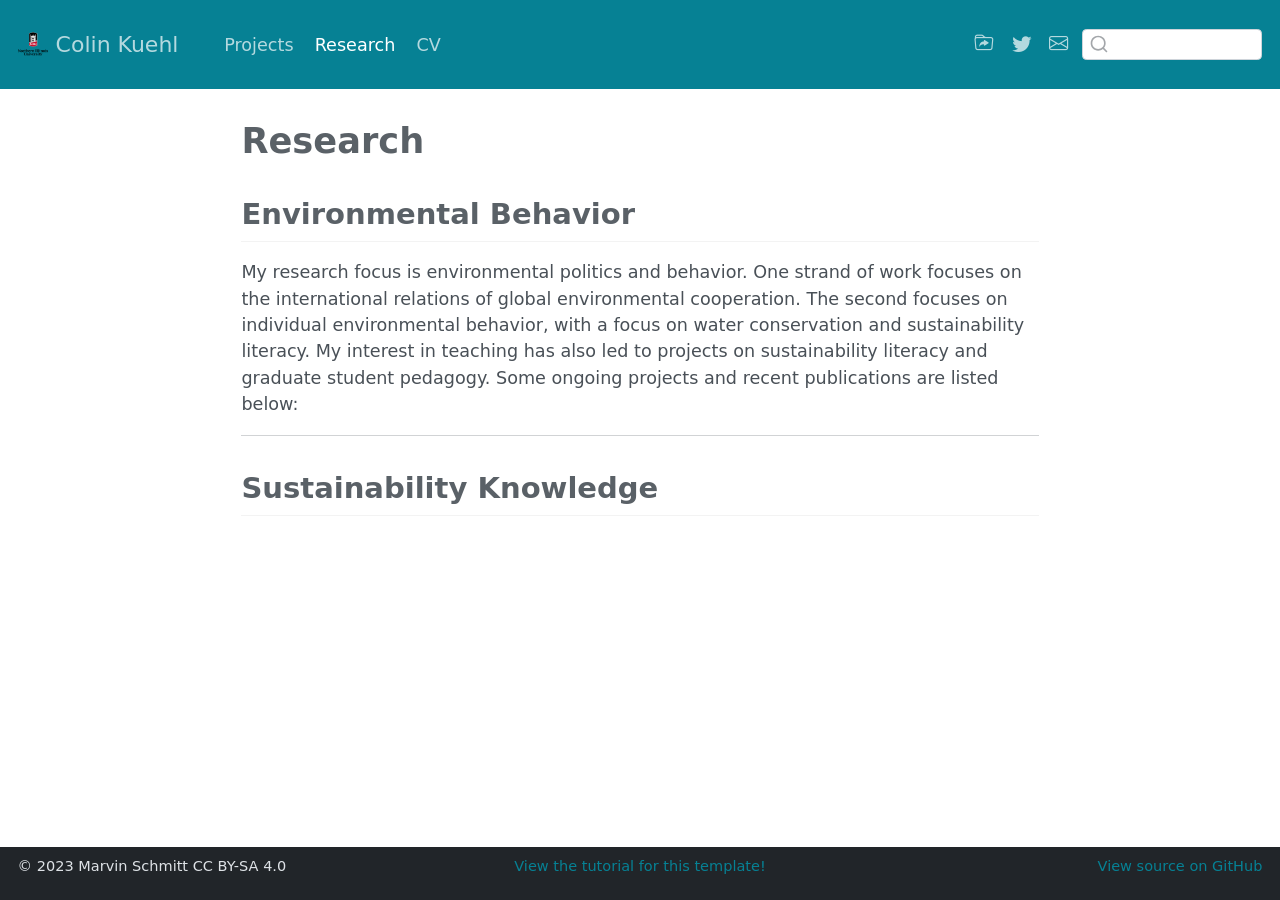
<file: Research/researchindex.html>
<!DOCTYPE html>
<html xmlns="http://www.w3.org/1999/xhtml" lang="en" xml:lang="en"><head>

<meta charset="utf-8">
<meta name="generator" content="quarto-1.3.353">

<meta name="viewport" content="width=device-width, initial-scale=1.0, user-scalable=yes">


<title>Colin Kuehl - Research</title>
<style>
code{white-space: pre-wrap;}
span.smallcaps{font-variant: small-caps;}
div.columns{display: flex; gap: min(4vw, 1.5em);}
div.column{flex: auto; overflow-x: auto;}
div.hanging-indent{margin-left: 1.5em; text-indent: -1.5em;}
ul.task-list{list-style: none;}
ul.task-list li input[type="checkbox"] {
  width: 0.8em;
  margin: 0 0.8em 0.2em -1em; /* quarto-specific, see https://github.com/quarto-dev/quarto-cli/issues/4556 */ 
  vertical-align: middle;
}
</style>


<script src="../site_libs/quarto-nav/quarto-nav.js"></script>
<script src="../site_libs/clipboard/clipboard.min.js"></script>
<script src="../site_libs/quarto-search/autocomplete.umd.js"></script>
<script src="../site_libs/quarto-search/fuse.min.js"></script>
<script src="../site_libs/quarto-search/quarto-search.js"></script>
<meta name="quarto:offset" content="../">
<link href="../img/bridge2.png" rel="icon" type="image/png">
<script src="../site_libs/quarto-html/quarto.js"></script>
<script src="../site_libs/quarto-html/popper.min.js"></script>
<script src="../site_libs/quarto-html/tippy.umd.min.js"></script>
<script src="../site_libs/quarto-html/anchor.min.js"></script>
<link href="../site_libs/quarto-html/tippy.css" rel="stylesheet">
<link href="../site_libs/quarto-html/quarto-syntax-highlighting.css" rel="stylesheet" id="quarto-text-highlighting-styles">
<script src="../site_libs/bootstrap/bootstrap.min.js"></script>
<link href="../site_libs/bootstrap/bootstrap-icons.css" rel="stylesheet">
<link href="../site_libs/bootstrap/bootstrap.min.css" rel="stylesheet" id="quarto-bootstrap" data-mode="light">
<script id="quarto-search-options" type="application/json">{
  "location": "navbar",
  "copy-button": false,
  "collapse-after": 3,
  "panel-placement": "end",
  "type": "textbox",
  "limit": 20,
  "language": {
    "search-no-results-text": "No results",
    "search-matching-documents-text": "matching documents",
    "search-copy-link-title": "Copy link to search",
    "search-hide-matches-text": "Hide additional matches",
    "search-more-match-text": "more match in this document",
    "search-more-matches-text": "more matches in this document",
    "search-clear-button-title": "Clear",
    "search-detached-cancel-button-title": "Cancel",
    "search-submit-button-title": "Submit"
  }
}</script>


</head>

<body class="nav-fixed fullcontent">

<div id="quarto-search-results"></div>
  <header id="quarto-header" class="headroom fixed-top">
    <nav class="navbar navbar-expand-lg navbar-dark ">
      <div class="navbar-container container-fluid">
      <div class="navbar-brand-container">
    <a href="../index.html" class="navbar-brand navbar-brand-logo">
    <img src="../img/niu.png" alt="" class="navbar-logo">
    </a>
    <a class="navbar-brand" href="../index.html">
    <span class="navbar-title">Colin Kuehl</span>
    </a>
  </div>
            <div id="quarto-search" class="" title="Search"></div>
          <button class="navbar-toggler" type="button" data-bs-toggle="collapse" data-bs-target="#navbarCollapse" aria-controls="navbarCollapse" aria-expanded="false" aria-label="Toggle navigation" onclick="if (window.quartoToggleHeadroom) { window.quartoToggleHeadroom(); }">
  <span class="navbar-toggler-icon"></span>
</button>
          <div class="collapse navbar-collapse" id="navbarCollapse">
            <ul class="navbar-nav navbar-nav-scroll me-auto">
  <li class="nav-item">
    <a class="nav-link" href="../projects/index.html" rel="" target="">
 <span class="menu-text">Projects</span></a>
  </li>  
  <li class="nav-item">
    <a class="nav-link active" href="../Research/researchindex.html" rel="" target="" aria-current="page">
 <span class="menu-text">Research</span></a>
  </li>  
  <li class="nav-item">
    <a class="nav-link" href="../cv/index.html" rel="" target="">
 <span class="menu-text">CV</span></a>
  </li>  
</ul>
            <ul class="navbar-nav navbar-nav-scroll ms-auto">
  <li class="nav-item compact">
    <a class="nav-link" href="https://www.marvinschmitt.com/blog/website-tutorial-quarto/" rel="" target=""><i class="bi bi-folder-symlink" role="img">
</i> 
 <span class="menu-text"></span></a>
  </li>  
  <li class="nav-item compact">
    <a class="nav-link" href="https://twitter.com/cpkuehl" rel="" target=""><i class="bi bi-twitter" role="img">
</i> 
 <span class="menu-text"></span></a>
  </li>  
  <li class="nav-item compact">
    <a class="nav-link" href="mailto:ckuehl@niu.edu" rel="" target=""><i class="bi bi-envelope" role="img" aria-label="email">
</i> 
 <span class="menu-text"></span></a>
  </li>  
</ul>
            <div class="quarto-navbar-tools">
</div>
          </div> <!-- /navcollapse -->
      </div> <!-- /container-fluid -->
    </nav>
</header>
<!-- content -->
<div id="quarto-content" class="quarto-container page-columns page-rows-contents page-layout-article page-navbar">
<!-- sidebar -->
<!-- margin-sidebar -->
    
<!-- main -->
<main class="content" id="quarto-document-content">

<header id="title-block-header" class="quarto-title-block default">
<div class="quarto-title">
<h1 class="title">Research</h1>
</div>



<div class="quarto-title-meta">

    
  
    
  </div>
  

</header>

<section id="environmental-behavior" class="level2">
<h2 class="anchored" data-anchor-id="environmental-behavior">Environmental Behavior</h2>
<p>My research focus is environmental politics and behavior. One strand of work focuses on the international relations of global environmental cooperation. The second focuses on individual environmental behavior, with a focus on water conservation and sustainability literacy. My interest in teaching has also led to projects on sustainability literacy and graduate student pedagogy. Some ongoing projects and recent publications are listed below:</p>
<hr>
</section>
<section id="sustainability-knowledge" class="level2">
<h2 class="anchored" data-anchor-id="sustainability-knowledge">Sustainability Knowledge</h2>


</section>

</main> <!-- /main -->
<script id="quarto-html-after-body" type="application/javascript">
window.document.addEventListener("DOMContentLoaded", function (event) {
  const toggleBodyColorMode = (bsSheetEl) => {
    const mode = bsSheetEl.getAttribute("data-mode");
    const bodyEl = window.document.querySelector("body");
    if (mode === "dark") {
      bodyEl.classList.add("quarto-dark");
      bodyEl.classList.remove("quarto-light");
    } else {
      bodyEl.classList.add("quarto-light");
      bodyEl.classList.remove("quarto-dark");
    }
  }
  const toggleBodyColorPrimary = () => {
    const bsSheetEl = window.document.querySelector("link#quarto-bootstrap");
    if (bsSheetEl) {
      toggleBodyColorMode(bsSheetEl);
    }
  }
  toggleBodyColorPrimary();  
  const icon = "";
  const anchorJS = new window.AnchorJS();
  anchorJS.options = {
    placement: 'right',
    icon: icon
  };
  anchorJS.add('.anchored');
  const isCodeAnnotation = (el) => {
    for (const clz of el.classList) {
      if (clz.startsWith('code-annotation-')) {                     
        return true;
      }
    }
    return false;
  }
  const clipboard = new window.ClipboardJS('.code-copy-button', {
    text: function(trigger) {
      const codeEl = trigger.previousElementSibling.cloneNode(true);
      for (const childEl of codeEl.children) {
        if (isCodeAnnotation(childEl)) {
          childEl.remove();
        }
      }
      return codeEl.innerText;
    }
  });
  clipboard.on('success', function(e) {
    // button target
    const button = e.trigger;
    // don't keep focus
    button.blur();
    // flash "checked"
    button.classList.add('code-copy-button-checked');
    var currentTitle = button.getAttribute("title");
    button.setAttribute("title", "Copied!");
    let tooltip;
    if (window.bootstrap) {
      button.setAttribute("data-bs-toggle", "tooltip");
      button.setAttribute("data-bs-placement", "left");
      button.setAttribute("data-bs-title", "Copied!");
      tooltip = new bootstrap.Tooltip(button, 
        { trigger: "manual", 
          customClass: "code-copy-button-tooltip",
          offset: [0, -8]});
      tooltip.show();    
    }
    setTimeout(function() {
      if (tooltip) {
        tooltip.hide();
        button.removeAttribute("data-bs-title");
        button.removeAttribute("data-bs-toggle");
        button.removeAttribute("data-bs-placement");
      }
      button.setAttribute("title", currentTitle);
      button.classList.remove('code-copy-button-checked');
    }, 1000);
    // clear code selection
    e.clearSelection();
  });
  function tippyHover(el, contentFn) {
    const config = {
      allowHTML: true,
      content: contentFn,
      maxWidth: 500,
      delay: 100,
      arrow: false,
      appendTo: function(el) {
          return el.parentElement;
      },
      interactive: true,
      interactiveBorder: 10,
      theme: 'quarto',
      placement: 'bottom-start'
    };
    window.tippy(el, config); 
  }
  const noterefs = window.document.querySelectorAll('a[role="doc-noteref"]');
  for (var i=0; i<noterefs.length; i++) {
    const ref = noterefs[i];
    tippyHover(ref, function() {
      // use id or data attribute instead here
      let href = ref.getAttribute('data-footnote-href') || ref.getAttribute('href');
      try { href = new URL(href).hash; } catch {}
      const id = href.replace(/^#\/?/, "");
      const note = window.document.getElementById(id);
      return note.innerHTML;
    });
  }
      let selectedAnnoteEl;
      const selectorForAnnotation = ( cell, annotation) => {
        let cellAttr = 'data-code-cell="' + cell + '"';
        let lineAttr = 'data-code-annotation="' +  annotation + '"';
        const selector = 'span[' + cellAttr + '][' + lineAttr + ']';
        return selector;
      }
      const selectCodeLines = (annoteEl) => {
        const doc = window.document;
        const targetCell = annoteEl.getAttribute("data-target-cell");
        const targetAnnotation = annoteEl.getAttribute("data-target-annotation");
        const annoteSpan = window.document.querySelector(selectorForAnnotation(targetCell, targetAnnotation));
        const lines = annoteSpan.getAttribute("data-code-lines").split(",");
        const lineIds = lines.map((line) => {
          return targetCell + "-" + line;
        })
        let top = null;
        let height = null;
        let parent = null;
        if (lineIds.length > 0) {
            //compute the position of the single el (top and bottom and make a div)
            const el = window.document.getElementById(lineIds[0]);
            top = el.offsetTop;
            height = el.offsetHeight;
            parent = el.parentElement.parentElement;
          if (lineIds.length > 1) {
            const lastEl = window.document.getElementById(lineIds[lineIds.length - 1]);
            const bottom = lastEl.offsetTop + lastEl.offsetHeight;
            height = bottom - top;
          }
          if (top !== null && height !== null && parent !== null) {
            // cook up a div (if necessary) and position it 
            let div = window.document.getElementById("code-annotation-line-highlight");
            if (div === null) {
              div = window.document.createElement("div");
              div.setAttribute("id", "code-annotation-line-highlight");
              div.style.position = 'absolute';
              parent.appendChild(div);
            }
            div.style.top = top - 2 + "px";
            div.style.height = height + 4 + "px";
            let gutterDiv = window.document.getElementById("code-annotation-line-highlight-gutter");
            if (gutterDiv === null) {
              gutterDiv = window.document.createElement("div");
              gutterDiv.setAttribute("id", "code-annotation-line-highlight-gutter");
              gutterDiv.style.position = 'absolute';
              const codeCell = window.document.getElementById(targetCell);
              const gutter = codeCell.querySelector('.code-annotation-gutter');
              gutter.appendChild(gutterDiv);
            }
            gutterDiv.style.top = top - 2 + "px";
            gutterDiv.style.height = height + 4 + "px";
          }
          selectedAnnoteEl = annoteEl;
        }
      };
      const unselectCodeLines = () => {
        const elementsIds = ["code-annotation-line-highlight", "code-annotation-line-highlight-gutter"];
        elementsIds.forEach((elId) => {
          const div = window.document.getElementById(elId);
          if (div) {
            div.remove();
          }
        });
        selectedAnnoteEl = undefined;
      };
      // Attach click handler to the DT
      const annoteDls = window.document.querySelectorAll('dt[data-target-cell]');
      for (const annoteDlNode of annoteDls) {
        annoteDlNode.addEventListener('click', (event) => {
          const clickedEl = event.target;
          if (clickedEl !== selectedAnnoteEl) {
            unselectCodeLines();
            const activeEl = window.document.querySelector('dt[data-target-cell].code-annotation-active');
            if (activeEl) {
              activeEl.classList.remove('code-annotation-active');
            }
            selectCodeLines(clickedEl);
            clickedEl.classList.add('code-annotation-active');
          } else {
            // Unselect the line
            unselectCodeLines();
            clickedEl.classList.remove('code-annotation-active');
          }
        });
      }
  const findCites = (el) => {
    const parentEl = el.parentElement;
    if (parentEl) {
      const cites = parentEl.dataset.cites;
      if (cites) {
        return {
          el,
          cites: cites.split(' ')
        };
      } else {
        return findCites(el.parentElement)
      }
    } else {
      return undefined;
    }
  };
  var bibliorefs = window.document.querySelectorAll('a[role="doc-biblioref"]');
  for (var i=0; i<bibliorefs.length; i++) {
    const ref = bibliorefs[i];
    const citeInfo = findCites(ref);
    if (citeInfo) {
      tippyHover(citeInfo.el, function() {
        var popup = window.document.createElement('div');
        citeInfo.cites.forEach(function(cite) {
          var citeDiv = window.document.createElement('div');
          citeDiv.classList.add('hanging-indent');
          citeDiv.classList.add('csl-entry');
          var biblioDiv = window.document.getElementById('ref-' + cite);
          if (biblioDiv) {
            citeDiv.innerHTML = biblioDiv.innerHTML;
          }
          popup.appendChild(citeDiv);
        });
        return popup.innerHTML;
      });
    }
  }
});
</script>
</div> <!-- /content -->
<footer class="footer">
  <div class="nav-footer">
    <div class="nav-footer-left"><span class="faux-block">© 2023 Marvin Schmitt CC BY-SA 4.0</span></div>   
    <div class="nav-footer-center"><span class="faux-block"><a href="https://www.marvinschmitt.com/blog/website-tutorial-quarto/">View the tutorial for this template!</a></span></div>
    <div class="nav-footer-right"><span class="faux-block"><a href="https://github.com/marvinschmitt/quarto-website-template/">View source on GitHub</a></span></div>
  </div>
</footer>



</body></html>
</file>
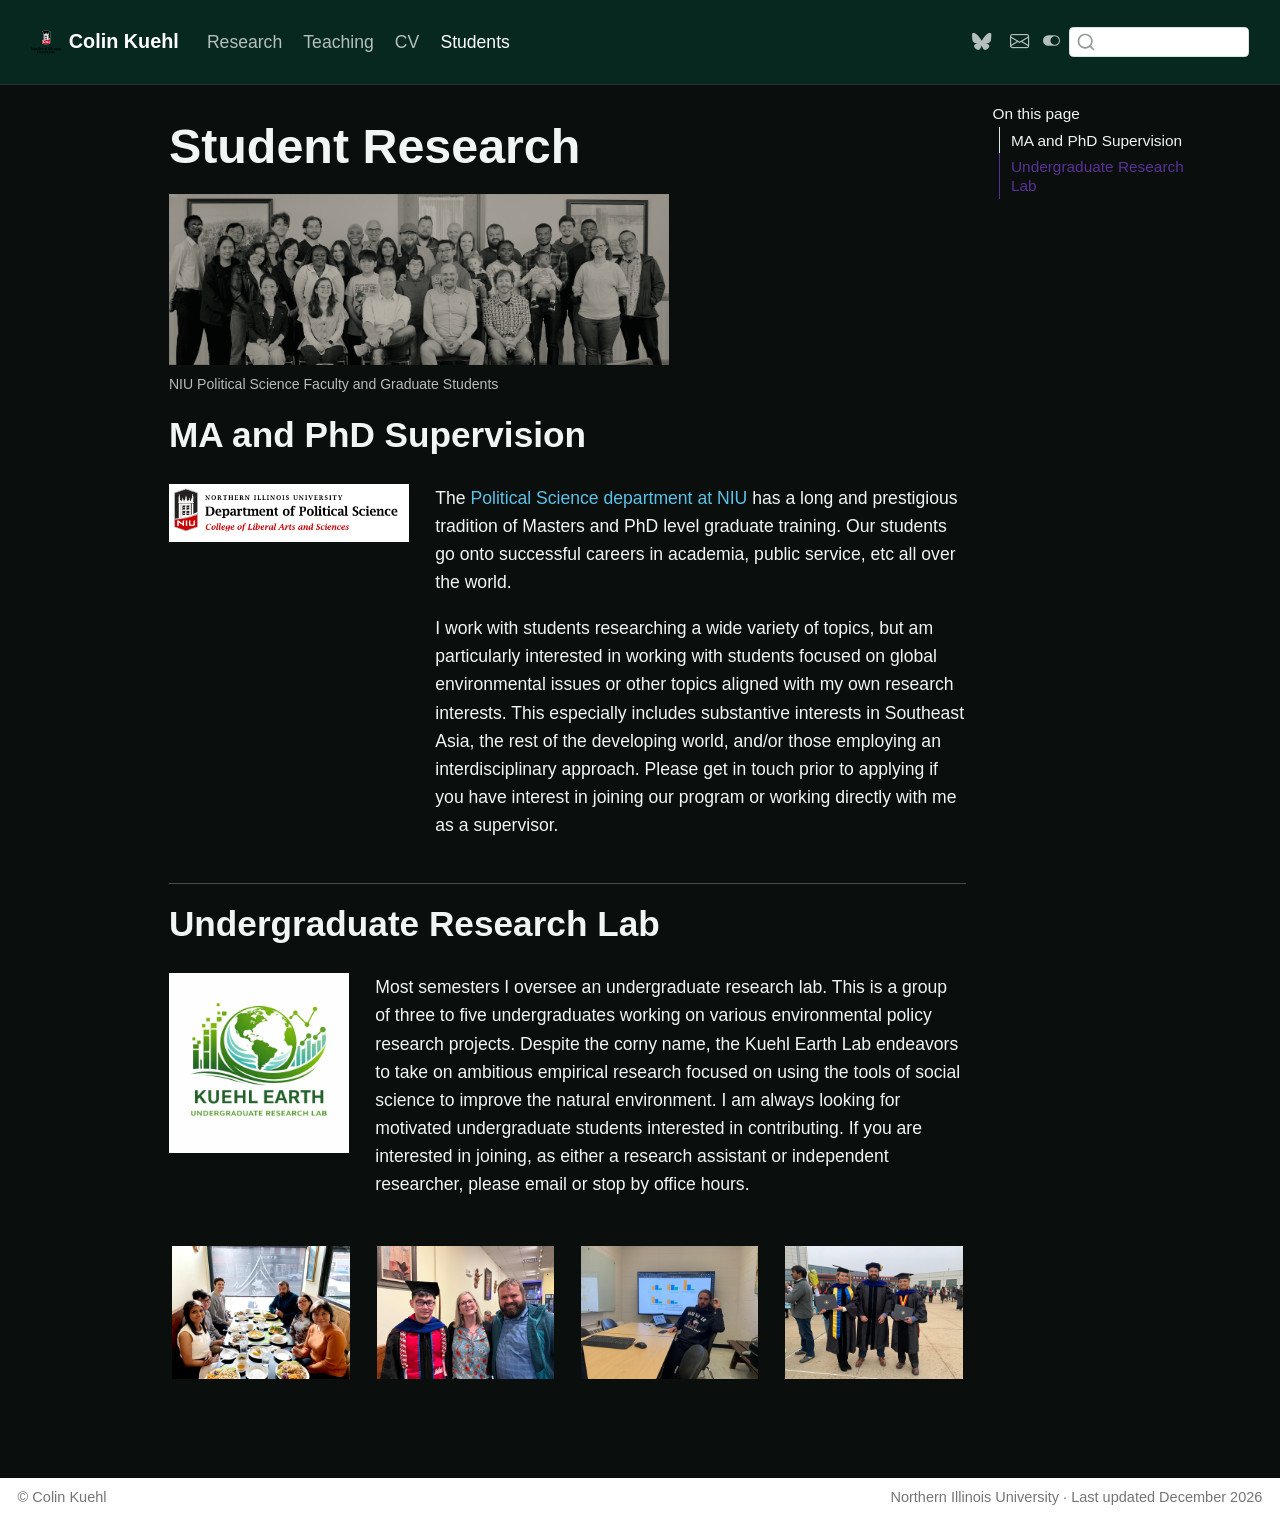
<file: docs/Students/studindex.html>
<!DOCTYPE html>
<html xmlns="http://www.w3.org/1999/xhtml" lang="en" xml:lang="en"><head>

<meta charset="utf-8">
<meta name="generator" content="quarto-1.9.38">

<meta name="viewport" content="width=device-width, initial-scale=1.0, user-scalable=yes">


<title>Student Research – Colin Kuehl</title>
<style>
/* Default styles provided by pandoc.
** See https://pandoc.org/MANUAL.html#variables-for-html for config info.
*/
code{white-space: pre-wrap;}
span.smallcaps{font-variant: small-caps;}
div.columns{display: flex; gap: min(4vw, 1.5em);}
div.column{flex: auto; overflow-x: auto;}
div.hanging-indent{margin-left: 1.5em; text-indent: -1.5em;}
ul.task-list{list-style: none;}
ul.task-list li input[type="checkbox"] {
  width: 0.8em;
  margin: 0 0.8em 0.2em -1em; /* quarto-specific, see https://github.com/quarto-dev/quarto-cli/issues/4556 */ 
  vertical-align: middle;
}
</style>


<script src="../site_libs/quarto-nav/quarto-nav.js"></script>
<script src="../site_libs/clipboard/clipboard.min.js"></script>
<script src="../site_libs/quarto-search/autocomplete.umd.js"></script>
<script src="../site_libs/quarto-search/fuse.min.js"></script>
<script src="../site_libs/quarto-search/quarto-search.js"></script>
<meta name="quarto:offset" content="../">
<link href="../img/niu.png" rel="icon" type="image/png">
<script src="../site_libs/quarto-html/quarto.js" type="module"></script>
<script src="../site_libs/quarto-html/tabsets/tabsets.js" type="module"></script>
<script src="../site_libs/quarto-html/popper.min.js"></script>
<script src="../site_libs/quarto-html/tippy.umd.min.js"></script>
<script src="../site_libs/quarto-html/anchor.min.js"></script>
<link href="../site_libs/quarto-html/tippy.css" rel="stylesheet">
<link href="../site_libs/quarto-html/quarto-syntax-highlighting-15634bcf2e68342d4ad2dfa704d543f6.css" rel="stylesheet" class="quarto-color-scheme" id="quarto-text-highlighting-styles">
<link href="../site_libs/quarto-html/quarto-syntax-highlighting-dark-0a6b7249c26820e032cb0bd839ff02b1.css" rel="stylesheet" class="quarto-color-scheme quarto-color-alternate" id="quarto-text-highlighting-styles">
<script src="../site_libs/bootstrap/bootstrap.min.js"></script>
<link href="../site_libs/bootstrap/bootstrap-icons.css" rel="stylesheet">
<link href="../site_libs/bootstrap/bootstrap-06fd5234e8e9982fe58e4738a72dbab4.min.css" rel="stylesheet" append-hash="true" class="quarto-color-scheme" id="quarto-bootstrap" data-mode="light">
<link href="../site_libs/bootstrap/bootstrap-dark-47eb6e702268ffa774c448223b5f86b8.min.css" rel="stylesheet" append-hash="true" class="quarto-color-scheme quarto-color-alternate" id="quarto-bootstrap" data-mode="light">
<script src="../site_libs/quarto-contrib/glightbox/glightbox.min.js"></script>
<link href="../site_libs/quarto-contrib/glightbox/glightbox.min.css" rel="stylesheet">
<link href="../site_libs/quarto-contrib/glightbox/lightbox.css" rel="stylesheet">
<script id="quarto-search-options" type="application/json">{
  "location": "navbar",
  "copy-button": false,
  "collapse-after": 3,
  "panel-placement": "end",
  "type": "textbox",
  "limit": 50,
  "keyboard-shortcut": [
    "f",
    "/",
    "s"
  ],
  "language": {
    "search-no-results-text": "No results",
    "search-matching-documents-text": "matching documents",
    "search-copy-link-title": "Copy link to search",
    "search-hide-matches-text": "Hide additional matches",
    "search-more-match-text": "more match in this document",
    "search-more-matches-text": "more matches in this document",
    "search-clear-button-title": "Clear",
    "search-text-placeholder": "",
    "search-detached-cancel-button-title": "Cancel",
    "search-submit-button-title": "Submit",
    "search-label": "Search"
  }
}</script>
<script async="" src="https://www.googletagmanager.com/gtag/js?id=G-8DT4TTTYK2"></script>

<script type="text/javascript">

window.dataLayer = window.dataLayer || [];
function gtag(){dataLayer.push(arguments);}
gtag('js', new Date());
gtag('config', 'G-8DT4TTTYK2', { 'anonymize_ip': true});
</script>


</head>

<body class="nav-fixed quarto-dark"><script id="quarto-html-before-body" type="application/javascript">
    const toggleBodyColorMode = (bsSheetEl) => {
      const mode = bsSheetEl.getAttribute("data-mode");
      const bodyEl = window.document.querySelector("body");
      if (mode === "dark") {
        bodyEl.classList.add("quarto-dark");
        bodyEl.classList.remove("quarto-light");
      } else {
        bodyEl.classList.add("quarto-light");
        bodyEl.classList.remove("quarto-dark");
      }
    }
    const toggleBodyColorPrimary = () => {
      const bsSheetEl = window.document.querySelector("link#quarto-bootstrap:not([rel=disabled-stylesheet])");
      if (bsSheetEl) {
        toggleBodyColorMode(bsSheetEl);
      }
    }
    const setColorSchemeToggle = (alternate) => {
      const toggles = window.document.querySelectorAll('.quarto-color-scheme-toggle');
      for (let i=0; i < toggles.length; i++) {
        const toggle = toggles[i];
        if (toggle) {
          if (alternate) {
            toggle.classList.add("alternate");
          } else {
            toggle.classList.remove("alternate");
          }
        }
      }
    };
    const toggleColorMode = (alternate) => {
      // Switch the stylesheets
      const primaryStylesheets = window.document.querySelectorAll('link.quarto-color-scheme:not(.quarto-color-alternate)');
      const alternateStylesheets = window.document.querySelectorAll('link.quarto-color-scheme.quarto-color-alternate');
      manageTransitions('#quarto-margin-sidebar .nav-link', false);
      if (alternate) {
        // note: dark is layered on light, we don't disable primary!
        enableStylesheet(alternateStylesheets);
        for (const sheetNode of alternateStylesheets) {
          if (sheetNode.id === "quarto-bootstrap") {
            toggleBodyColorMode(sheetNode);
          }
        }
      } else {
        disableStylesheet(alternateStylesheets);
        enableStylesheet(primaryStylesheets)
        toggleBodyColorPrimary();
      }
      manageTransitions('#quarto-margin-sidebar .nav-link', true);
      // Switch the toggles
      setColorSchemeToggle(alternate)
      // Hack to workaround the fact that safari doesn't
      // properly recolor the scrollbar when toggling (#1455)
      if (navigator.userAgent.indexOf('Safari') > 0 && navigator.userAgent.indexOf('Chrome') == -1) {
        manageTransitions("body", false);
        window.scrollTo(0, 1);
        setTimeout(() => {
          window.scrollTo(0, 0);
          manageTransitions("body", true);
        }, 40);
      }
    }
    const disableStylesheet = (stylesheets) => {
      for (let i=0; i < stylesheets.length; i++) {
        const stylesheet = stylesheets[i];
        stylesheet.rel = 'disabled-stylesheet';
      }
    }
    const enableStylesheet = (stylesheets) => {
      for (let i=0; i < stylesheets.length; i++) {
        const stylesheet = stylesheets[i];
        if(stylesheet.rel !== 'stylesheet') { // for Chrome, which will still FOUC without this check
          stylesheet.rel = 'stylesheet';
        }
      }
    }
    const manageTransitions = (selector, allowTransitions) => {
      const els = window.document.querySelectorAll(selector);
      for (let i=0; i < els.length; i++) {
        const el = els[i];
        if (allowTransitions) {
          el.classList.remove('notransition');
        } else {
          el.classList.add('notransition');
        }
      }
    }
    const isFileUrl = () => {
      return window.location.protocol === 'file:';
    }
    const hasAlternateSentinel = () => {
      let styleSentinel = getColorSchemeSentinel();
      if (styleSentinel !== null) {
        return styleSentinel === "alternate";
      } else {
        return false;
      }
    }
    const setStyleSentinel = (alternate) => {
      const value = alternate ? "alternate" : "default";
      if (!isFileUrl()) {
        window.localStorage.setItem("quarto-color-scheme", value);
      } else {
        localAlternateSentinel = value;
      }
    }
    const getColorSchemeSentinel = () => {
      if (!isFileUrl()) {
        const storageValue = window.localStorage.getItem("quarto-color-scheme");
        return storageValue != null ? storageValue : localAlternateSentinel;
      } else {
        return localAlternateSentinel;
      }
    }
    const toggleGiscusIfUsed = (isAlternate, darkModeDefault) => {
      const baseTheme = document.querySelector('#giscus-base-theme')?.value ?? 'light';
      const alternateTheme = document.querySelector('#giscus-alt-theme')?.value ?? 'dark';
      let newTheme = '';
      if(authorPrefersDark) {
        newTheme = isAlternate ? baseTheme : alternateTheme;
      } else {
        newTheme = isAlternate ? alternateTheme : baseTheme;
      }
      const changeGiscusTheme = () => {
        // From: https://github.com/giscus/giscus/issues/336
        const sendMessage = (message) => {
          const iframe = document.querySelector('iframe.giscus-frame');
          if (!iframe) return;
          iframe.contentWindow.postMessage({ giscus: message }, 'https://giscus.app');
        }
        sendMessage({
          setConfig: {
            theme: newTheme
          }
        });
      }
      const isGiscussLoaded = window.document.querySelector('iframe.giscus-frame') !== null;
      if (isGiscussLoaded) {
        changeGiscusTheme();
      }
    };
    const authorPrefersDark = true;
    const darkModeDefault = authorPrefersDark;
    let localAlternateSentinel = darkModeDefault ? 'alternate' : 'default';
    // Dark / light mode switch
    window.quartoToggleColorScheme = () => {
      // Read the current dark / light value
      let toAlternate = !hasAlternateSentinel();
      toggleColorMode(toAlternate);
      setStyleSentinel(toAlternate);
      toggleGiscusIfUsed(toAlternate, darkModeDefault);
      window.dispatchEvent(new Event('resize'));
    };
    // Switch to dark mode if need be
    if (hasAlternateSentinel()) {
      toggleColorMode(true);
    } else {
      toggleColorMode(false);
    }
  </script>

<div id="quarto-search-results"></div>
  <header id="quarto-header" class="headroom fixed-top">
    <nav class="navbar navbar-expand-lg " data-bs-theme="dark">
      <div class="navbar-container container-fluid">
      <div class="navbar-brand-container mx-auto">
    <a href="../index.html" class="navbar-brand navbar-brand-logo">
    <img src="../img/niu.png" alt="" class="navbar-logo light-content">
    <img src="../img/niu.png" alt="" class="navbar-logo dark-content">
    </a>
    <a class="navbar-brand" href="../index.html">
    <span class="navbar-title">Colin Kuehl</span>
    </a>
  </div>
            <div id="quarto-search" class="" title="Search"></div>
          <button class="navbar-toggler" type="button" data-bs-toggle="collapse" data-bs-target="#navbarCollapse" aria-controls="navbarCollapse" role="menu" aria-expanded="false" aria-label="Toggle navigation" onclick="if (window.quartoToggleHeadroom) { window.quartoToggleHeadroom(); }">
  <span class="navbar-toggler-icon"></span>
</button>
          <div class="collapse navbar-collapse" id="navbarCollapse">
            <ul class="navbar-nav navbar-nav-scroll me-auto">
  <li class="nav-item">
    <a class="nav-link" href="../Research/researchindex.html"> 
<span class="menu-text">Research</span></a>
  </li>  
  <li class="nav-item">
    <a class="nav-link" href="../Teaching/teachingindex.html"> 
<span class="menu-text">Teaching</span></a>
  </li>  
  <li class="nav-item">
    <a class="nav-link" href="../cv/index.html"> 
<span class="menu-text">CV</span></a>
  </li>  
  <li class="nav-item">
    <a class="nav-link active" href="../Students/studindex.html" aria-current="page"> 
<span class="menu-text">Students</span></a>
  </li>  
</ul>
            <ul class="navbar-nav navbar-nav-scroll ms-auto">
  <li class="nav-item compact">
    <a class="nav-link" href="https://bsky.app/profile/profkuehl.bsky.social"> <i class="bi bi-bluesky" role="img">
</i> 
<span class="menu-text"></span></a>
  </li>  
  <li class="nav-item compact">
    <a class="nav-link" href="mailto:ckuehl@niu.edu"> <i class="bi bi-envelope" role="img" aria-label="email">
</i> 
<span class="menu-text"></span></a>
  </li>  
</ul>
          </div> <!-- /navcollapse -->
            <div class="quarto-navbar-tools">
  <a href="" class="quarto-color-scheme-toggle quarto-navigation-tool  px-1" onclick="window.quartoToggleColorScheme(); return false;" title="Toggle dark mode"><i class="bi"></i></a>
</div>
      </div> <!-- /container-fluid -->
    </nav>
</header>
<!-- content -->
<div id="quarto-content" class="quarto-container page-columns page-rows-contents page-layout-article page-navbar">
<!-- sidebar -->
<!-- margin-sidebar -->
    <div id="quarto-margin-sidebar" class="sidebar margin-sidebar">
        <nav id="TOC" role="doc-toc" class="toc-active">
    <h2 id="toc-title">On this page</h2>
   
  <ul>
  <li><a href="#ma-and-phd-supervision" id="toc-ma-and-phd-supervision" class="nav-link active" data-scroll-target="#ma-and-phd-supervision">MA and PhD Supervision</a></li>
  <li><a href="#undergraduate-research-lab" id="toc-undergraduate-research-lab" class="nav-link" data-scroll-target="#undergraduate-research-lab">Undergraduate Research Lab</a></li>
  </ul>
</nav>
    </div>
<!-- main -->
<main class="content" id="quarto-document-content">


<header id="title-block-header" class="quarto-title-block default">
<div class="quarto-title">
<h1 class="title">Student Research</h1>
</div>



<div class="quarto-title-meta">

    
  
    
  </div>
  


</header>


<div class="dept-photo">
<p><a href="polsdept.jpeg" class="lightbox" data-gallery="quarto-lightbox-gallery-1"><img src="polsdept.jpeg" class="no-lightbox img-fluid" alt="NIU Political Science faculty and graduate students"></a></p>
<p>NIU Political Science Faculty and Graduate Students</p>
</div>
<section id="ma-and-phd-supervision" class="level2">
<h2 class="anchored" data-anchor-id="ma-and-phd-supervision">MA and PhD Supervision</h2>
<div class="lab-intro wide-logo">
<p><a href="niupols.png" class="lightbox" data-gallery="quarto-lightbox-gallery-2"><img src="niupols.png" class="no-lightbox img-fluid" alt="NIU Department of Political Science"></a></p>
<div class="lab-text">
<p>The <a href="https://www.niu.edu/clas/polisci/academics/graduate/index.shtml">Political Science department at NIU</a> has a long and prestigious tradition of Masters and PhD level graduate training. Our students go onto successful careers in academia, public service, etc all over the world.</p>
<p>I work with students researching a wide variety of topics, but am particularly interested in working with students focused on global environmental issues or other topics aligned with my own research interests. This especially includes substantive interests in Southeast Asia, the rest of the developing world, and/or those employing an interdisciplinary approach. Please get in touch prior to applying if you have interest in joining our program or working directly with me as a supervisor.</p>
</div>
</div>
<hr>
</section>
<section id="undergraduate-research-lab" class="level2">
<h2 class="anchored" data-anchor-id="undergraduate-research-lab">Undergraduate Research Lab</h2>
<div class="lab-intro">
<p><a href="lablogo.png" class="lightbox" data-gallery="quarto-lightbox-gallery-3"><img src="lablogo.png" class="lab-logo no-lightbox img-fluid"></a></p>
<div class="lab-text">
<p>Most semesters I oversee an undergraduate research lab. This is a group of three to five undergraduates working on various environmental policy research projects. Despite the corny name, the Kuehl Earth Lab endeavors to take on ambitious empirical research focused on using the tools of social science to improve the natural environment. I am always looking for motivated undergraduate students interested in contributing. If you are interested in joining, as either a research assistant or independent researcher, please email or stop by office hours.</p>
</div>
</div>
<div class="quarto-layout-panel" data-layout-ncol="4">
<div class="quarto-layout-row quarto-layout-valign-top">
<div class="quarto-layout-cell" style="flex-basis: 25.0%;justify-content: center;">
<p><a href="thailunch.jpg" class="lightbox" data-gallery="quarto-lightbox-gallery-4"><img src="thailunch.jpg" class="img-fluid"></a></p>
</div>
<div class="quarto-layout-cell" style="flex-basis: 25.0%;justify-content: center;">
<p><a href="limeng.jpg" class="lightbox" data-gallery="quarto-lightbox-gallery-5"><img src="limeng.jpg" class="img-fluid"></a></p>
</div>
<div class="quarto-layout-cell" style="flex-basis: 25.0%;justify-content: center;">
<p><a href="jonlab.JPG" class="lightbox" data-gallery="quarto-lightbox-gallery-6"><img src="jonlab.JPG" class="img-fluid"></a></p>
</div>
<div class="quarto-layout-cell" style="flex-basis: 25.0%;justify-content: center;">
<p><a href="testri.JPG" class="lightbox" data-gallery="quarto-lightbox-gallery-7"><img src="testri.JPG" class="img-fluid"></a></p>
</div>
</div>
</div>


</section>

</main> <!-- /main -->
<script id="quarto-html-after-body" type="application/javascript">
  window.document.addEventListener("DOMContentLoaded", function (event) {
    // Ensure there is a toggle, if there isn't float one in the top right
    if (window.document.querySelector('.quarto-color-scheme-toggle') === null) {
      const a = window.document.createElement('a');
      a.classList.add('top-right');
      a.classList.add('quarto-color-scheme-toggle');
      a.href = "";
      a.onclick = function() { try { window.quartoToggleColorScheme(); } catch {} return false; };
      const i = window.document.createElement("i");
      i.classList.add('bi');
      a.appendChild(i);
      window.document.body.appendChild(a);
    }
    setColorSchemeToggle(hasAlternateSentinel())
    const icon = "";
    const anchorJS = new window.AnchorJS();
    anchorJS.options = {
      placement: 'right',
      icon: icon
    };
    anchorJS.add('.anchored');
    const isCodeAnnotation = (el) => {
      for (const clz of el.classList) {
        if (clz.startsWith('code-annotation-')) {                     
          return true;
        }
      }
      return false;
    }
    const onCopySuccess = function(e) {
      // button target
      const button = e.trigger;
      // don't keep focus
      button.blur();
      // flash "checked"
      button.classList.add('code-copy-button-checked');
      var currentTitle = button.getAttribute("title");
      button.setAttribute("title", "Copied!");
      let tooltip;
      if (window.bootstrap) {
        button.setAttribute("data-bs-toggle", "tooltip");
        button.setAttribute("data-bs-placement", "left");
        button.setAttribute("data-bs-title", "Copied!");
        tooltip = new bootstrap.Tooltip(button, 
          { trigger: "manual", 
            customClass: "code-copy-button-tooltip",
            offset: [0, -8]});
        tooltip.show();    
      }
      setTimeout(function() {
        if (tooltip) {
          tooltip.hide();
          button.removeAttribute("data-bs-title");
          button.removeAttribute("data-bs-toggle");
          button.removeAttribute("data-bs-placement");
        }
        button.setAttribute("title", currentTitle);
        button.classList.remove('code-copy-button-checked');
      }, 1000);
      // clear code selection
      e.clearSelection();
    }
    const getTextToCopy = function(trigger) {
      const outerScaffold = trigger.parentElement.cloneNode(true);
      const codeEl = outerScaffold.querySelector('code');
      for (const childEl of codeEl.children) {
        if (isCodeAnnotation(childEl)) {
          childEl.remove();
        }
      }
      return codeEl.innerText;
    }
    const clipboard = new window.ClipboardJS('.code-copy-button:not([data-in-quarto-modal])', {
      text: getTextToCopy
    });
    clipboard.on('success', onCopySuccess);
    if (window.document.getElementById('quarto-embedded-source-code-modal')) {
      const clipboardModal = new window.ClipboardJS('.code-copy-button[data-in-quarto-modal]', {
        text: getTextToCopy,
        container: window.document.getElementById('quarto-embedded-source-code-modal')
      });
      clipboardModal.on('success', onCopySuccess);
    }
      var localhostRegex = new RegExp(/^(?:http|https):\/\/localhost\:?[0-9]*\//);
      var mailtoRegex = new RegExp(/^mailto:/);
        var filterRegex = new RegExp('/' + window.location.host + '/');
      var isInternal = (href) => {
          return filterRegex.test(href) || localhostRegex.test(href) || mailtoRegex.test(href);
      }
      // Inspect non-navigation links and adorn them if external
     var links = window.document.querySelectorAll('a[href]:not(.nav-link):not(.navbar-brand):not(.toc-action):not(.sidebar-link):not(.sidebar-item-toggle):not(.pagination-link):not(.no-external):not([aria-hidden]):not(.dropdown-item):not(.quarto-navigation-tool):not(.about-link)');
      for (var i=0; i<links.length; i++) {
        const link = links[i];
        if (!isInternal(link.href)) {
          // undo the damage that might have been done by quarto-nav.js in the case of
          // links that we want to consider external
          if (link.dataset.originalHref !== undefined) {
            link.href = link.dataset.originalHref;
          }
        }
      }
    function tippyHover(el, contentFn, onTriggerFn, onUntriggerFn) {
      const config = {
        allowHTML: true,
        maxWidth: 500,
        delay: 100,
        arrow: false,
        appendTo: function(el) {
            return el.parentElement;
        },
        interactive: true,
        interactiveBorder: 10,
        theme: 'quarto',
        placement: 'bottom-start',
      };
      if (contentFn) {
        config.content = contentFn;
      }
      if (onTriggerFn) {
        config.onTrigger = onTriggerFn;
      }
      if (onUntriggerFn) {
        config.onUntrigger = onUntriggerFn;
      }
      window.tippy(el, config); 
    }
    const noterefs = window.document.querySelectorAll('a[role="doc-noteref"]');
    for (var i=0; i<noterefs.length; i++) {
      const ref = noterefs[i];
      tippyHover(ref, function() {
        // use id or data attribute instead here
        let href = ref.getAttribute('data-footnote-href') || ref.getAttribute('href');
        try { href = new URL(href).hash; } catch {}
        const id = href.replace(/^#\/?/, "");
        const note = window.document.getElementById(id);
        if (note) {
          return note.innerHTML;
        } else {
          return "";
        }
      });
    }
    const xrefs = window.document.querySelectorAll('a.quarto-xref');
    const processXRef = (id, note) => {
      // Strip column container classes
      const stripColumnClz = (el) => {
        el.classList.remove("page-full", "page-columns");
        if (el.children) {
          for (const child of el.children) {
            stripColumnClz(child);
          }
        }
      }
      stripColumnClz(note)
      if (id === null || id.startsWith('sec-')) {
        // Special case sections, only their first couple elements
        const container = document.createElement("div");
        if (note.children && note.children.length > 2) {
          container.appendChild(note.children[0].cloneNode(true));
          for (let i = 1; i < note.children.length; i++) {
            const child = note.children[i];
            if (child.tagName === "P" && child.innerText === "") {
              continue;
            } else {
              container.appendChild(child.cloneNode(true));
              break;
            }
          }
          if (window.Quarto?.typesetMath) {
            window.Quarto.typesetMath(container);
          }
          return container.innerHTML
        } else {
          if (window.Quarto?.typesetMath) {
            window.Quarto.typesetMath(note);
          }
          return note.innerHTML;
        }
      } else {
        // Remove any anchor links if they are present
        const anchorLink = note.querySelector('a.anchorjs-link');
        if (anchorLink) {
          anchorLink.remove();
        }
        if (window.Quarto?.typesetMath) {
          window.Quarto.typesetMath(note);
        }
        if (note.classList.contains("callout")) {
          return note.outerHTML;
        } else {
          return note.innerHTML;
        }
      }
    }
    for (var i=0; i<xrefs.length; i++) {
      const xref = xrefs[i];
      tippyHover(xref, undefined, function(instance) {
        instance.disable();
        let url = xref.getAttribute('href');
        let hash = undefined; 
        if (url.startsWith('#')) {
          hash = url;
        } else {
          try { hash = new URL(url).hash; } catch {}
        }
        if (hash) {
          const id = hash.replace(/^#\/?/, "");
          const note = window.document.getElementById(id);
          if (note !== null) {
            try {
              const html = processXRef(id, note.cloneNode(true));
              instance.setContent(html);
            } finally {
              instance.enable();
              instance.show();
            }
          } else {
            // See if we can fetch this
            fetch(url.split('#')[0])
            .then(res => res.text())
            .then(html => {
              const parser = new DOMParser();
              const htmlDoc = parser.parseFromString(html, "text/html");
              const note = htmlDoc.getElementById(id);
              if (note !== null) {
                const html = processXRef(id, note);
                instance.setContent(html);
              } 
            }).finally(() => {
              instance.enable();
              instance.show();
            });
          }
        } else {
          // See if we can fetch a full url (with no hash to target)
          // This is a special case and we should probably do some content thinning / targeting
          fetch(url)
          .then(res => res.text())
          .then(html => {
            const parser = new DOMParser();
            const htmlDoc = parser.parseFromString(html, "text/html");
            const note = htmlDoc.querySelector('main.content');
            if (note !== null) {
              // This should only happen for chapter cross references
              // (since there is no id in the URL)
              // remove the first header
              if (note.children.length > 0 && note.children[0].tagName === "HEADER") {
                note.children[0].remove();
              }
              const html = processXRef(null, note);
              instance.setContent(html);
            } 
          }).finally(() => {
            instance.enable();
            instance.show();
          });
        }
      }, function(instance) {
      });
    }
        let selectedAnnoteEl;
        const selectorForAnnotation = ( cell, annotation) => {
          let cellAttr = 'data-code-cell="' + cell + '"';
          let lineAttr = 'data-code-annotation="' +  annotation + '"';
          const selector = 'span[' + cellAttr + '][' + lineAttr + ']';
          return selector;
        }
        const selectCodeLines = (annoteEl) => {
          const doc = window.document;
          const targetCell = annoteEl.getAttribute("data-target-cell");
          const targetAnnotation = annoteEl.getAttribute("data-target-annotation");
          const annoteSpan = window.document.querySelector(selectorForAnnotation(targetCell, targetAnnotation));
          const lines = annoteSpan.getAttribute("data-code-lines").split(",");
          const lineIds = lines.map((line) => {
            return targetCell + "-" + line;
          })
          let top = null;
          let height = null;
          let parent = null;
          if (lineIds.length > 0) {
              //compute the position of the single el (top and bottom and make a div)
              const el = window.document.getElementById(lineIds[0]);
              top = el.offsetTop;
              height = el.offsetHeight;
              parent = el.parentElement.parentElement;
            if (lineIds.length > 1) {
              const lastEl = window.document.getElementById(lineIds[lineIds.length - 1]);
              const bottom = lastEl.offsetTop + lastEl.offsetHeight;
              height = bottom - top;
            }
            if (top !== null && height !== null && parent !== null) {
              // cook up a div (if necessary) and position it 
              let div = window.document.getElementById("code-annotation-line-highlight");
              if (div === null) {
                div = window.document.createElement("div");
                div.setAttribute("id", "code-annotation-line-highlight");
                div.style.position = 'absolute';
                parent.appendChild(div);
              }
              div.style.top = top - 2 + "px";
              div.style.height = height + 4 + "px";
              div.style.left = 0;
              let gutterDiv = window.document.getElementById("code-annotation-line-highlight-gutter");
              if (gutterDiv === null) {
                gutterDiv = window.document.createElement("div");
                gutterDiv.setAttribute("id", "code-annotation-line-highlight-gutter");
                gutterDiv.style.position = 'absolute';
                const codeCell = window.document.getElementById(targetCell);
                const gutter = codeCell.querySelector('.code-annotation-gutter');
                gutter.appendChild(gutterDiv);
              }
              gutterDiv.style.top = top - 2 + "px";
              gutterDiv.style.height = height + 4 + "px";
            }
            selectedAnnoteEl = annoteEl;
          }
        };
        const unselectCodeLines = () => {
          const elementsIds = ["code-annotation-line-highlight", "code-annotation-line-highlight-gutter"];
          elementsIds.forEach((elId) => {
            const div = window.document.getElementById(elId);
            if (div) {
              div.remove();
            }
          });
          selectedAnnoteEl = undefined;
        };
          // Handle positioning of the toggle
      window.addEventListener(
        "resize",
        throttle(() => {
          elRect = undefined;
          if (selectedAnnoteEl) {
            selectCodeLines(selectedAnnoteEl);
          }
        }, 10)
      );
      function throttle(fn, ms) {
      let throttle = false;
      let timer;
        return (...args) => {
          if(!throttle) { // first call gets through
              fn.apply(this, args);
              throttle = true;
          } else { // all the others get throttled
              if(timer) clearTimeout(timer); // cancel #2
              timer = setTimeout(() => {
                fn.apply(this, args);
                timer = throttle = false;
              }, ms);
          }
        };
      }
        // Attach click handler to the DT
        const annoteDls = window.document.querySelectorAll('dt[data-target-cell]');
        for (const annoteDlNode of annoteDls) {
          annoteDlNode.addEventListener('click', (event) => {
            const clickedEl = event.target;
            if (clickedEl !== selectedAnnoteEl) {
              unselectCodeLines();
              const activeEl = window.document.querySelector('dt[data-target-cell].code-annotation-active');
              if (activeEl) {
                activeEl.classList.remove('code-annotation-active');
              }
              selectCodeLines(clickedEl);
              clickedEl.classList.add('code-annotation-active');
            } else {
              // Unselect the line
              unselectCodeLines();
              clickedEl.classList.remove('code-annotation-active');
            }
          });
        }
    const findCites = (el) => {
      const parentEl = el.parentElement;
      if (parentEl) {
        const cites = parentEl.dataset.cites;
        if (cites) {
          return {
            el,
            cites: cites.split(' ')
          };
        } else {
          return findCites(el.parentElement)
        }
      } else {
        return undefined;
      }
    };
    var bibliorefs = window.document.querySelectorAll('a[role="doc-biblioref"]');
    for (var i=0; i<bibliorefs.length; i++) {
      const ref = bibliorefs[i];
      const citeInfo = findCites(ref);
      if (citeInfo) {
        tippyHover(citeInfo.el, function() {
          var popup = window.document.createElement('div');
          citeInfo.cites.forEach(function(cite) {
            var citeDiv = window.document.createElement('div');
            citeDiv.classList.add('hanging-indent');
            citeDiv.classList.add('csl-entry');
            var biblioDiv = window.document.getElementById('ref-' + cite);
            if (biblioDiv) {
              citeDiv.innerHTML = biblioDiv.innerHTML;
            }
            popup.appendChild(citeDiv);
          });
          return popup.innerHTML;
        });
      }
    }
  });
  </script>
</div> <!-- /content -->
<footer class="footer">
  <div class="nav-footer">
    <div class="nav-footer-left">
<p>© Colin Kuehl</p>
</div>   
    <div class="nav-footer-center">
      &nbsp;
    </div>
    <div class="nav-footer-right">
<p>Northern Illinois University · Last updated <span id="last-updated"></span></p>
</div>
  </div>
</footer>
<script>
document.addEventListener("DOMContentLoaded", function () {
  var el = document.getElementById("last-updated");
  if (!el) return;
  var d = new Date(document.lastModified);
  if (isNaN(d)) return;
  el.textContent = d.toLocaleDateString("en-US", { month: "long", year: "numeric" });
});
</script>
<script>var lightboxQuarto = GLightbox({"closeEffect":"zoom","descPosition":"bottom","loop":false,"openEffect":"zoom","selector":".lightbox"});
(function() {
  let previousOnload = window.onload;
  window.onload = () => {
    if (previousOnload) {
      previousOnload();
    }
    lightboxQuarto.on('slide_before_load', (data) => {
      const { slideIndex, slideNode, slideConfig, player, trigger } = data;
      const href = trigger.getAttribute('href');
      if (href !== null) {
        const imgEl = window.document.querySelector(`a[href="${href}"] img`);
        if (imgEl !== null) {
          const srcAttr = imgEl.getAttribute("src");
          if (srcAttr && srcAttr.startsWith("data:")) {
            slideConfig.href = srcAttr;
          }
        }
      } 
    });
  
    lightboxQuarto.on('slide_after_load', (data) => {
      const { slideIndex, slideNode, slideConfig, player, trigger } = data;
      if (window.Quarto?.typesetMath) {
        window.Quarto.typesetMath(slideNode);
      }
    });
  
  };
  
})();
          </script>




</body></html>
</file>
<file: site_libs/quarto-html/tippy.css>
.tippy-box[data-animation=fade][data-state=hidden]{opacity:0}[data-tippy-root]{max-width:calc(100vw - 10px)}.tippy-box{position:relative;background-color:#333;color:#fff;border-radius:4px;font-size:14px;line-height:1.4;white-space:normal;outline:0;transition-property:transform,visibility,opacity}.tippy-box[data-placement^=top]>.tippy-arrow{bottom:0}.tippy-box[data-placement^=top]>.tippy-arrow:before{bottom:-7px;left:0;border-width:8px 8px 0;border-top-color:initial;transform-origin:center top}.tippy-box[data-placement^=bottom]>.tippy-arrow{top:0}.tippy-box[data-placement^=bottom]>.tippy-arrow:before{top:-7px;left:0;border-width:0 8px 8px;border-bottom-color:initial;transform-origin:center bottom}.tippy-box[data-placement^=left]>.tippy-arrow{right:0}.tippy-box[data-placement^=left]>.tippy-arrow:before{border-width:8px 0 8px 8px;border-left-color:initial;right:-7px;transform-origin:center left}.tippy-box[data-placement^=right]>.tippy-arrow{left:0}.tippy-box[data-placement^=right]>.tippy-arrow:before{left:-7px;border-width:8px 8px 8px 0;border-right-color:initial;transform-origin:center right}.tippy-box[data-inertia][data-state=visible]{transition-timing-function:cubic-bezier(.54,1.5,.38,1.11)}.tippy-arrow{width:16px;height:16px;color:#333}.tippy-arrow:before{content:"";position:absolute;border-color:transparent;border-style:solid}.tippy-content{position:relative;padding:5px 9px;z-index:1}
</file>
<file: site_libs/quarto-html/quarto-syntax-highlighting.css>
/* quarto syntax highlight colors */
:root {
  --quarto-hl-ot-color: #003B4F;
  --quarto-hl-at-color: #657422;
  --quarto-hl-ss-color: #20794D;
  --quarto-hl-an-color: #5E5E5E;
  --quarto-hl-fu-color: #4758AB;
  --quarto-hl-st-color: #20794D;
  --quarto-hl-cf-color: #003B4F;
  --quarto-hl-op-color: #5E5E5E;
  --quarto-hl-er-color: #AD0000;
  --quarto-hl-bn-color: #AD0000;
  --quarto-hl-al-color: #AD0000;
  --quarto-hl-va-color: #111111;
  --quarto-hl-bu-color: inherit;
  --quarto-hl-ex-color: inherit;
  --quarto-hl-pp-color: #AD0000;
  --quarto-hl-in-color: #5E5E5E;
  --quarto-hl-vs-color: #20794D;
  --quarto-hl-wa-color: #5E5E5E;
  --quarto-hl-do-color: #5E5E5E;
  --quarto-hl-im-color: #00769E;
  --quarto-hl-ch-color: #20794D;
  --quarto-hl-dt-color: #AD0000;
  --quarto-hl-fl-color: #AD0000;
  --quarto-hl-co-color: #5E5E5E;
  --quarto-hl-cv-color: #5E5E5E;
  --quarto-hl-cn-color: #8f5902;
  --quarto-hl-sc-color: #5E5E5E;
  --quarto-hl-dv-color: #AD0000;
  --quarto-hl-kw-color: #003B4F;
}

/* other quarto variables */
:root {
  --quarto-font-monospace: SFMono-Regular, Menlo, Monaco, Consolas, "Liberation Mono", "Courier New", monospace;
}

pre > code.sourceCode > span {
  color: #003B4F;
}

code span {
  color: #003B4F;
}

code.sourceCode > span {
  color: #003B4F;
}

div.sourceCode,
div.sourceCode pre.sourceCode {
  color: #003B4F;
}

code span.ot {
  color: #003B4F;
  font-style: inherit;
}

code span.at {
  color: #657422;
  font-style: inherit;
}

code span.ss {
  color: #20794D;
  font-style: inherit;
}

code span.an {
  color: #5E5E5E;
  font-style: inherit;
}

code span.fu {
  color: #4758AB;
  font-style: inherit;
}

code span.st {
  color: #20794D;
  font-style: inherit;
}

code span.cf {
  color: #003B4F;
  font-style: inherit;
}

code span.op {
  color: #5E5E5E;
  font-style: inherit;
}

code span.er {
  color: #AD0000;
  font-style: inherit;
}

code span.bn {
  color: #AD0000;
  font-style: inherit;
}

code span.al {
  color: #AD0000;
  font-style: inherit;
}

code span.va {
  color: #111111;
  font-style: inherit;
}

code span.bu {
  font-style: inherit;
}

code span.ex {
  font-style: inherit;
}

code span.pp {
  color: #AD0000;
  font-style: inherit;
}

code span.in {
  color: #5E5E5E;
  font-style: inherit;
}

code span.vs {
  color: #20794D;
  font-style: inherit;
}

code span.wa {
  color: #5E5E5E;
  font-style: italic;
}

code span.do {
  color: #5E5E5E;
  font-style: italic;
}

code span.im {
  color: #00769E;
  font-style: inherit;
}

code span.ch {
  color: #20794D;
  font-style: inherit;
}

code span.dt {
  color: #AD0000;
  font-style: inherit;
}

code span.fl {
  color: #AD0000;
  font-style: inherit;
}

code span.co {
  color: #5E5E5E;
  font-style: inherit;
}

code span.cv {
  color: #5E5E5E;
  font-style: italic;
}

code span.cn {
  color: #8f5902;
  font-style: inherit;
}

code span.sc {
  color: #5E5E5E;
  font-style: inherit;
}

code span.dv {
  color: #AD0000;
  font-style: inherit;
}

code span.kw {
  color: #003B4F;
  font-style: inherit;
}

.prevent-inlining {
  content: "</";
}

/*# sourceMappingURL=debc5d5d77c3f9108843748ff7464032.css.map */
</file>
<file: docs/site_libs/quarto-html/tippy.css>
.tippy-box[data-animation=fade][data-state=hidden]{opacity:0}[data-tippy-root]{max-width:calc(100vw - 10px)}.tippy-box{position:relative;background-color:#333;color:#fff;border-radius:4px;font-size:14px;line-height:1.4;white-space:normal;outline:0;transition-property:transform,visibility,opacity}.tippy-box[data-placement^=top]>.tippy-arrow{bottom:0}.tippy-box[data-placement^=top]>.tippy-arrow:before{bottom:-7px;left:0;border-width:8px 8px 0;border-top-color:initial;transform-origin:center top}.tippy-box[data-placement^=bottom]>.tippy-arrow{top:0}.tippy-box[data-placement^=bottom]>.tippy-arrow:before{top:-7px;left:0;border-width:0 8px 8px;border-bottom-color:initial;transform-origin:center bottom}.tippy-box[data-placement^=left]>.tippy-arrow{right:0}.tippy-box[data-placement^=left]>.tippy-arrow:before{border-width:8px 0 8px 8px;border-left-color:initial;right:-7px;transform-origin:center left}.tippy-box[data-placement^=right]>.tippy-arrow{left:0}.tippy-box[data-placement^=right]>.tippy-arrow:before{left:-7px;border-width:8px 8px 8px 0;border-right-color:initial;transform-origin:center right}.tippy-box[data-inertia][data-state=visible]{transition-timing-function:cubic-bezier(.54,1.5,.38,1.11)}.tippy-arrow{width:16px;height:16px;color:#333}.tippy-arrow:before{content:"";position:absolute;border-color:transparent;border-style:solid}.tippy-content{position:relative;padding:5px 9px;z-index:1}
</file>
<file: docs/site_libs/quarto-html/quarto-syntax-highlighting-15634bcf2e68342d4ad2dfa704d543f6.css>
/* quarto syntax highlight colors */
:root {
  --quarto-hl-ot-color: #003B4F;
  --quarto-hl-at-color: #657422;
  --quarto-hl-ss-color: #20794D;
  --quarto-hl-an-color: #5E5E5E;
  --quarto-hl-fu-color: #4758AB;
  --quarto-hl-st-color: #20794D;
  --quarto-hl-cf-color: #003B4F;
  --quarto-hl-op-color: #5E5E5E;
  --quarto-hl-er-color: #AD0000;
  --quarto-hl-bn-color: #AD0000;
  --quarto-hl-al-color: #AD0000;
  --quarto-hl-va-color: #111111;
  --quarto-hl-bu-color: inherit;
  --quarto-hl-ex-color: inherit;
  --quarto-hl-pp-color: #AD0000;
  --quarto-hl-in-color: #5E5E5E;
  --quarto-hl-vs-color: #20794D;
  --quarto-hl-wa-color: #5E5E5E;
  --quarto-hl-do-color: #5E5E5E;
  --quarto-hl-im-color: #00769E;
  --quarto-hl-ch-color: #20794D;
  --quarto-hl-dt-color: #AD0000;
  --quarto-hl-fl-color: #AD0000;
  --quarto-hl-co-color: #5E5E5E;
  --quarto-hl-cv-color: #5E5E5E;
  --quarto-hl-cn-color: #8f5902;
  --quarto-hl-sc-color: #5E5E5E;
  --quarto-hl-dv-color: #AD0000;
  --quarto-hl-kw-color: #003B4F;
}

/* other quarto variables */
:root {
  --quarto-font-monospace: SFMono-Regular, Menlo, Monaco, Consolas, "Liberation Mono", "Courier New", monospace;
}

/* syntax highlight based on Pandoc's rules */
pre > code.sourceCode > span {
  color: #003B4F;
}

code.sourceCode > span {
  color: #003B4F;
}

div.sourceCode,
div.sourceCode pre.sourceCode {
  color: #003B4F;
}

/* Normal */
code span {
  color: #003B4F;
}

/* Alert */
code span.al {
  color: #AD0000;
  font-style: inherit;
}

/* Annotation */
code span.an {
  color: #5E5E5E;
  font-style: inherit;
}

/* Attribute */
code span.at {
  color: #657422;
  font-style: inherit;
}

/* BaseN */
code span.bn {
  color: #AD0000;
  font-style: inherit;
}

/* BuiltIn */
code span.bu {
  font-style: inherit;
}

/* ControlFlow */
code span.cf {
  color: #003B4F;
  font-weight: bold;
  font-style: inherit;
}

/* Char */
code span.ch {
  color: #20794D;
  font-style: inherit;
}

/* Constant */
code span.cn {
  color: #8f5902;
  font-style: inherit;
}

/* Comment */
code span.co {
  color: #5E5E5E;
  font-style: inherit;
}

/* CommentVar */
code span.cv {
  color: #5E5E5E;
  font-style: italic;
}

/* Documentation */
code span.do {
  color: #5E5E5E;
  font-style: italic;
}

/* DataType */
code span.dt {
  color: #AD0000;
  font-style: inherit;
}

/* DecVal */
code span.dv {
  color: #AD0000;
  font-style: inherit;
}

/* Error */
code span.er {
  color: #AD0000;
  font-style: inherit;
}

/* Extension */
code span.ex {
  font-style: inherit;
}

/* Float */
code span.fl {
  color: #AD0000;
  font-style: inherit;
}

/* Function */
code span.fu {
  color: #4758AB;
  font-style: inherit;
}

/* Import */
code span.im {
  color: #00769E;
  font-style: inherit;
}

/* Information */
code span.in {
  color: #5E5E5E;
  font-style: inherit;
}

/* Keyword */
code span.kw {
  color: #003B4F;
  font-weight: bold;
  font-style: inherit;
}

/* Operator */
code span.op {
  color: #5E5E5E;
  font-style: inherit;
}

/* Other */
code span.ot {
  color: #003B4F;
  font-style: inherit;
}

/* Preprocessor */
code span.pp {
  color: #AD0000;
  font-style: inherit;
}

/* SpecialChar */
code span.sc {
  color: #5E5E5E;
  font-style: inherit;
}

/* SpecialString */
code span.ss {
  color: #20794D;
  font-style: inherit;
}

/* String */
code span.st {
  color: #20794D;
  font-style: inherit;
}

/* Variable */
code span.va {
  color: #111111;
  font-style: inherit;
}

/* VerbatimString */
code span.vs {
  color: #20794D;
  font-style: inherit;
}

/* Warning */
code span.wa {
  color: #5E5E5E;
  font-style: italic;
}

.prevent-inlining {
  content: "</";
}

/*# sourceMappingURL=f23921c56f73e400b49028c9186a1aa0.css.map */
</file>
<file: docs/site_libs/quarto-html/quarto-syntax-highlighting-dark-0a6b7249c26820e032cb0bd839ff02b1.css>
/* quarto syntax highlight colors */
:root {
  --quarto-hl-al-color: #f07178;
  --quarto-hl-an-color: #d4d0ab;
  --quarto-hl-at-color: #00e0e0;
  --quarto-hl-bn-color: #d4d0ab;
  --quarto-hl-bu-color: #abe338;
  --quarto-hl-ch-color: #abe338;
  --quarto-hl-co-color: #f8f8f2;
  --quarto-hl-cv-color: #ffd700;
  --quarto-hl-cn-color: #ffd700;
  --quarto-hl-cf-color: #ffa07a;
  --quarto-hl-dt-color: #ffa07a;
  --quarto-hl-dv-color: #d4d0ab;
  --quarto-hl-do-color: #f8f8f2;
  --quarto-hl-er-color: #f07178;
  --quarto-hl-ex-color: #00e0e0;
  --quarto-hl-fl-color: #d4d0ab;
  --quarto-hl-fu-color: #ffa07a;
  --quarto-hl-im-color: #abe338;
  --quarto-hl-in-color: #d4d0ab;
  --quarto-hl-kw-color: #ffa07a;
  --quarto-hl-op-color: #ffa07a;
  --quarto-hl-ot-color: #00e0e0;
  --quarto-hl-pp-color: #dcc6e0;
  --quarto-hl-re-color: #00e0e0;
  --quarto-hl-sc-color: #abe338;
  --quarto-hl-ss-color: #abe338;
  --quarto-hl-st-color: #abe338;
  --quarto-hl-va-color: #00e0e0;
  --quarto-hl-vs-color: #abe338;
  --quarto-hl-wa-color: #dcc6e0;
}

/* other quarto variables */
:root {
  --quarto-font-monospace: SFMono-Regular, Menlo, Monaco, Consolas, "Liberation Mono", "Courier New", monospace;
}

/* syntax highlight based on Pandoc's rules */
pre > code.sourceCode > span {
  color: #f8f8f2;
}

code.sourceCode > span {
  color: #f8f8f2;
}

div.sourceCode,
div.sourceCode pre.sourceCode {
  color: #f8f8f2;
}

/* Normal */
code span {
  color: #f8f8f2;
}

/* Alert */
code span.al {
  color: #f07178;
}

/* Annotation */
code span.an {
  color: #d4d0ab;
}

/* Attribute */
code span.at {
  color: #00e0e0;
}

/* BaseN */
code span.bn {
  color: #d4d0ab;
}

/* BuiltIn */
code span.bu {
  color: #abe338;
}

/* ControlFlow */
code span.cf {
  font-weight: bold;
  color: #ffa07a;
}

/* Char */
code span.ch {
  color: #abe338;
}

/* Constant */
code span.cn {
  color: #ffd700;
}

/* Comment */
code span.co {
  font-style: italic;
  color: #f8f8f2;
}

/* CommentVar */
code span.cv {
  color: #ffd700;
}

/* Documentation */
code span.do {
  color: #f8f8f2;
}

/* DataType */
code span.dt {
  color: #ffa07a;
}

/* DecVal */
code span.dv {
  color: #d4d0ab;
}

/* Error */
code span.er {
  color: #f07178;
  text-decoration: underline;
}

/* Extension */
code span.ex {
  font-weight: bold;
  color: #00e0e0;
}

/* Float */
code span.fl {
  color: #d4d0ab;
}

/* Function */
code span.fu {
  color: #ffa07a;
}

/* Import */
code span.im {
  color: #abe338;
}

/* Information */
code span.in {
  color: #d4d0ab;
}

/* Keyword */
code span.kw {
  font-weight: bold;
  color: #ffa07a;
}

/* Operator */
code span.op {
  color: #ffa07a;
}

/* Other */
code span.ot {
  color: #00e0e0;
}

/* Preprocessor */
code span.pp {
  color: #dcc6e0;
}

/* RegionMarker */
code span.re {
  background-color: #f8f8f2;
  color: #00e0e0;
}

/* SpecialChar */
code span.sc {
  color: #abe338;
}

/* SpecialString */
code span.ss {
  color: #abe338;
}

/* String */
code span.st {
  color: #abe338;
}

/* Variable */
code span.va {
  color: #00e0e0;
}

/* VerbatimString */
code span.vs {
  color: #abe338;
}

/* Warning */
code span.wa {
  color: #dcc6e0;
}

.prevent-inlining {
  content: "</";
}

/*# sourceMappingURL=175367c052bafc98bd680af3479823f0.css.map */
</file>
<file: docs/site_libs/quarto-html/quarto-syntax-highlighting-64a204ab8560d761af7679ceaba22944.css>
/* quarto syntax highlight colors */
:root {
  --quarto-hl-ot-color: #003B4F;
  --quarto-hl-at-color: #657422;
  --quarto-hl-ss-color: #20794D;
  --quarto-hl-an-color: #5E5E5E;
  --quarto-hl-fu-color: #4758AB;
  --quarto-hl-st-color: #20794D;
  --quarto-hl-cf-color: #003B4F;
  --quarto-hl-op-color: #5E5E5E;
  --quarto-hl-er-color: #AD0000;
  --quarto-hl-bn-color: #AD0000;
  --quarto-hl-al-color: #AD0000;
  --quarto-hl-va-color: #111111;
  --quarto-hl-bu-color: inherit;
  --quarto-hl-ex-color: inherit;
  --quarto-hl-pp-color: #AD0000;
  --quarto-hl-in-color: #5E5E5E;
  --quarto-hl-vs-color: #20794D;
  --quarto-hl-wa-color: #5E5E5E;
  --quarto-hl-do-color: #5E5E5E;
  --quarto-hl-im-color: #00769E;
  --quarto-hl-ch-color: #20794D;
  --quarto-hl-dt-color: #AD0000;
  --quarto-hl-fl-color: #AD0000;
  --quarto-hl-co-color: #5E5E5E;
  --quarto-hl-cv-color: #5E5E5E;
  --quarto-hl-cn-color: #8f5902;
  --quarto-hl-sc-color: #5E5E5E;
  --quarto-hl-dv-color: #AD0000;
  --quarto-hl-kw-color: #003B4F;
}

/* other quarto variables */
:root {
  --quarto-font-monospace: SFMono-Regular, Menlo, Monaco, Consolas, "Liberation Mono", "Courier New", monospace;
}

/* syntax highlight based on Pandoc's rules */
pre > code.sourceCode > span {
  color: #003B4F;
}

code.sourceCode > span {
  color: #003B4F;
}

div.sourceCode,
div.sourceCode pre.sourceCode {
  color: #003B4F;
}

/* Normal */
code span {
  color: #003B4F;
}

/* Alert */
code span.al {
  color: #AD0000;
  font-style: inherit;
}

/* Annotation */
code span.an {
  color: #5E5E5E;
  font-style: inherit;
}

/* Attribute */
code span.at {
  color: #657422;
  font-style: inherit;
}

/* BaseN */
code span.bn {
  color: #AD0000;
  font-style: inherit;
}

/* BuiltIn */
code span.bu {
  font-style: inherit;
}

/* ControlFlow */
code span.cf {
  color: #003B4F;
  font-weight: bold;
  font-style: inherit;
}

/* Char */
code span.ch {
  color: #20794D;
  font-style: inherit;
}

/* Constant */
code span.cn {
  color: #8f5902;
  font-style: inherit;
}

/* Comment */
code span.co {
  color: #5E5E5E;
  font-style: inherit;
}

/* CommentVar */
code span.cv {
  color: #5E5E5E;
  font-style: italic;
}

/* Documentation */
code span.do {
  color: #5E5E5E;
  font-style: italic;
}

/* DataType */
code span.dt {
  color: #AD0000;
  font-style: inherit;
}

/* DecVal */
code span.dv {
  color: #AD0000;
  font-style: inherit;
}

/* Error */
code span.er {
  color: #AD0000;
  font-style: inherit;
}

/* Extension */
code span.ex {
  font-style: inherit;
}

/* Float */
code span.fl {
  color: #AD0000;
  font-style: inherit;
}

/* Function */
code span.fu {
  color: #4758AB;
  font-style: inherit;
}

/* Import */
code span.im {
  color: #00769E;
  font-style: inherit;
}

/* Information */
code span.in {
  color: #5E5E5E;
  font-style: inherit;
}

/* Keyword */
code span.kw {
  color: #003B4F;
  font-weight: bold;
  font-style: inherit;
}

/* Operator */
code span.op {
  color: #5E5E5E;
  font-style: inherit;
}

/* Other */
code span.ot {
  color: #003B4F;
  font-style: inherit;
}

/* Preprocessor */
code span.pp {
  color: #AD0000;
  font-style: inherit;
}

/* SpecialChar */
code span.sc {
  color: #5E5E5E;
  font-style: inherit;
}

/* SpecialString */
code span.ss {
  color: #20794D;
  font-style: inherit;
}

/* String */
code span.st {
  color: #20794D;
  font-style: inherit;
}

/* Variable */
code span.va {
  color: #111111;
  font-style: inherit;
}

/* VerbatimString */
code span.vs {
  color: #20794D;
  font-style: inherit;
}

/* Warning */
code span.wa {
  color: #5E5E5E;
  font-style: italic;
}

.prevent-inlining {
  content: "</";
}

/*# sourceMappingURL=9d8d5bb603a83b8298b89080a598c93b.css.map */
</file>
<file: docs/site_libs/quarto-html/quarto-syntax-highlighting-dark-b85bc7c33db8c58e0ec93c3465666fed.css>
/* quarto syntax highlight colors */
:root {
  --quarto-hl-al-color: #f07178;
  --quarto-hl-an-color: #d4d0ab;
  --quarto-hl-at-color: #00e0e0;
  --quarto-hl-bn-color: #d4d0ab;
  --quarto-hl-bu-color: #abe338;
  --quarto-hl-ch-color: #abe338;
  --quarto-hl-co-color: #f8f8f2;
  --quarto-hl-cv-color: #ffd700;
  --quarto-hl-cn-color: #ffd700;
  --quarto-hl-cf-color: #ffa07a;
  --quarto-hl-dt-color: #ffa07a;
  --quarto-hl-dv-color: #d4d0ab;
  --quarto-hl-do-color: #f8f8f2;
  --quarto-hl-er-color: #f07178;
  --quarto-hl-ex-color: #00e0e0;
  --quarto-hl-fl-color: #d4d0ab;
  --quarto-hl-fu-color: #ffa07a;
  --quarto-hl-im-color: #abe338;
  --quarto-hl-in-color: #d4d0ab;
  --quarto-hl-kw-color: #ffa07a;
  --quarto-hl-op-color: #ffa07a;
  --quarto-hl-ot-color: #00e0e0;
  --quarto-hl-pp-color: #dcc6e0;
  --quarto-hl-re-color: #00e0e0;
  --quarto-hl-sc-color: #abe338;
  --quarto-hl-ss-color: #abe338;
  --quarto-hl-st-color: #abe338;
  --quarto-hl-va-color: #00e0e0;
  --quarto-hl-vs-color: #abe338;
  --quarto-hl-wa-color: #dcc6e0;
}

/* other quarto variables */
:root {
  --quarto-font-monospace: SFMono-Regular, Menlo, Monaco, Consolas, "Liberation Mono", "Courier New", monospace;
}

/* syntax highlight based on Pandoc's rules */
pre > code.sourceCode > span {
  color: #f8f8f2;
}

code.sourceCode > span {
  color: #f8f8f2;
}

div.sourceCode,
div.sourceCode pre.sourceCode {
  color: #f8f8f2;
}

/* Normal */
code span {
  color: #f8f8f2;
}

/* Alert */
code span.al {
  color: #f07178;
}

/* Annotation */
code span.an {
  color: #d4d0ab;
}

/* Attribute */
code span.at {
  color: #00e0e0;
}

/* BaseN */
code span.bn {
  color: #d4d0ab;
}

/* BuiltIn */
code span.bu {
  color: #abe338;
}

/* ControlFlow */
code span.cf {
  font-weight: bold;
  color: #ffa07a;
}

/* Char */
code span.ch {
  color: #abe338;
}

/* Constant */
code span.cn {
  color: #ffd700;
}

/* Comment */
code span.co {
  font-style: italic;
  color: #f8f8f2;
}

/* CommentVar */
code span.cv {
  color: #ffd700;
}

/* Documentation */
code span.do {
  color: #f8f8f2;
}

/* DataType */
code span.dt {
  color: #ffa07a;
}

/* DecVal */
code span.dv {
  color: #d4d0ab;
}

/* Error */
code span.er {
  color: #f07178;
  text-decoration: underline;
}

/* Extension */
code span.ex {
  font-weight: bold;
  color: #00e0e0;
}

/* Float */
code span.fl {
  color: #d4d0ab;
}

/* Function */
code span.fu {
  color: #ffa07a;
}

/* Import */
code span.im {
  color: #abe338;
}

/* Information */
code span.in {
  color: #d4d0ab;
}

/* Keyword */
code span.kw {
  font-weight: bold;
  color: #ffa07a;
}

/* Operator */
code span.op {
  color: #ffa07a;
}

/* Other */
code span.ot {
  color: #00e0e0;
}

/* Preprocessor */
code span.pp {
  color: #dcc6e0;
}

/* RegionMarker */
code span.re {
  background-color: #f8f8f2;
  color: #00e0e0;
}

/* SpecialChar */
code span.sc {
  color: #abe338;
}

/* SpecialString */
code span.ss {
  color: #abe338;
}

/* String */
code span.st {
  color: #abe338;
}

/* Variable */
code span.va {
  color: #00e0e0;
}

/* VerbatimString */
code span.vs {
  color: #abe338;
}

/* Warning */
code span.wa {
  color: #dcc6e0;
}

.prevent-inlining {
  content: "</";
}

/*# sourceMappingURL=4ed8f1090dec6531da29ab00902aa718.css.map */
</file>
